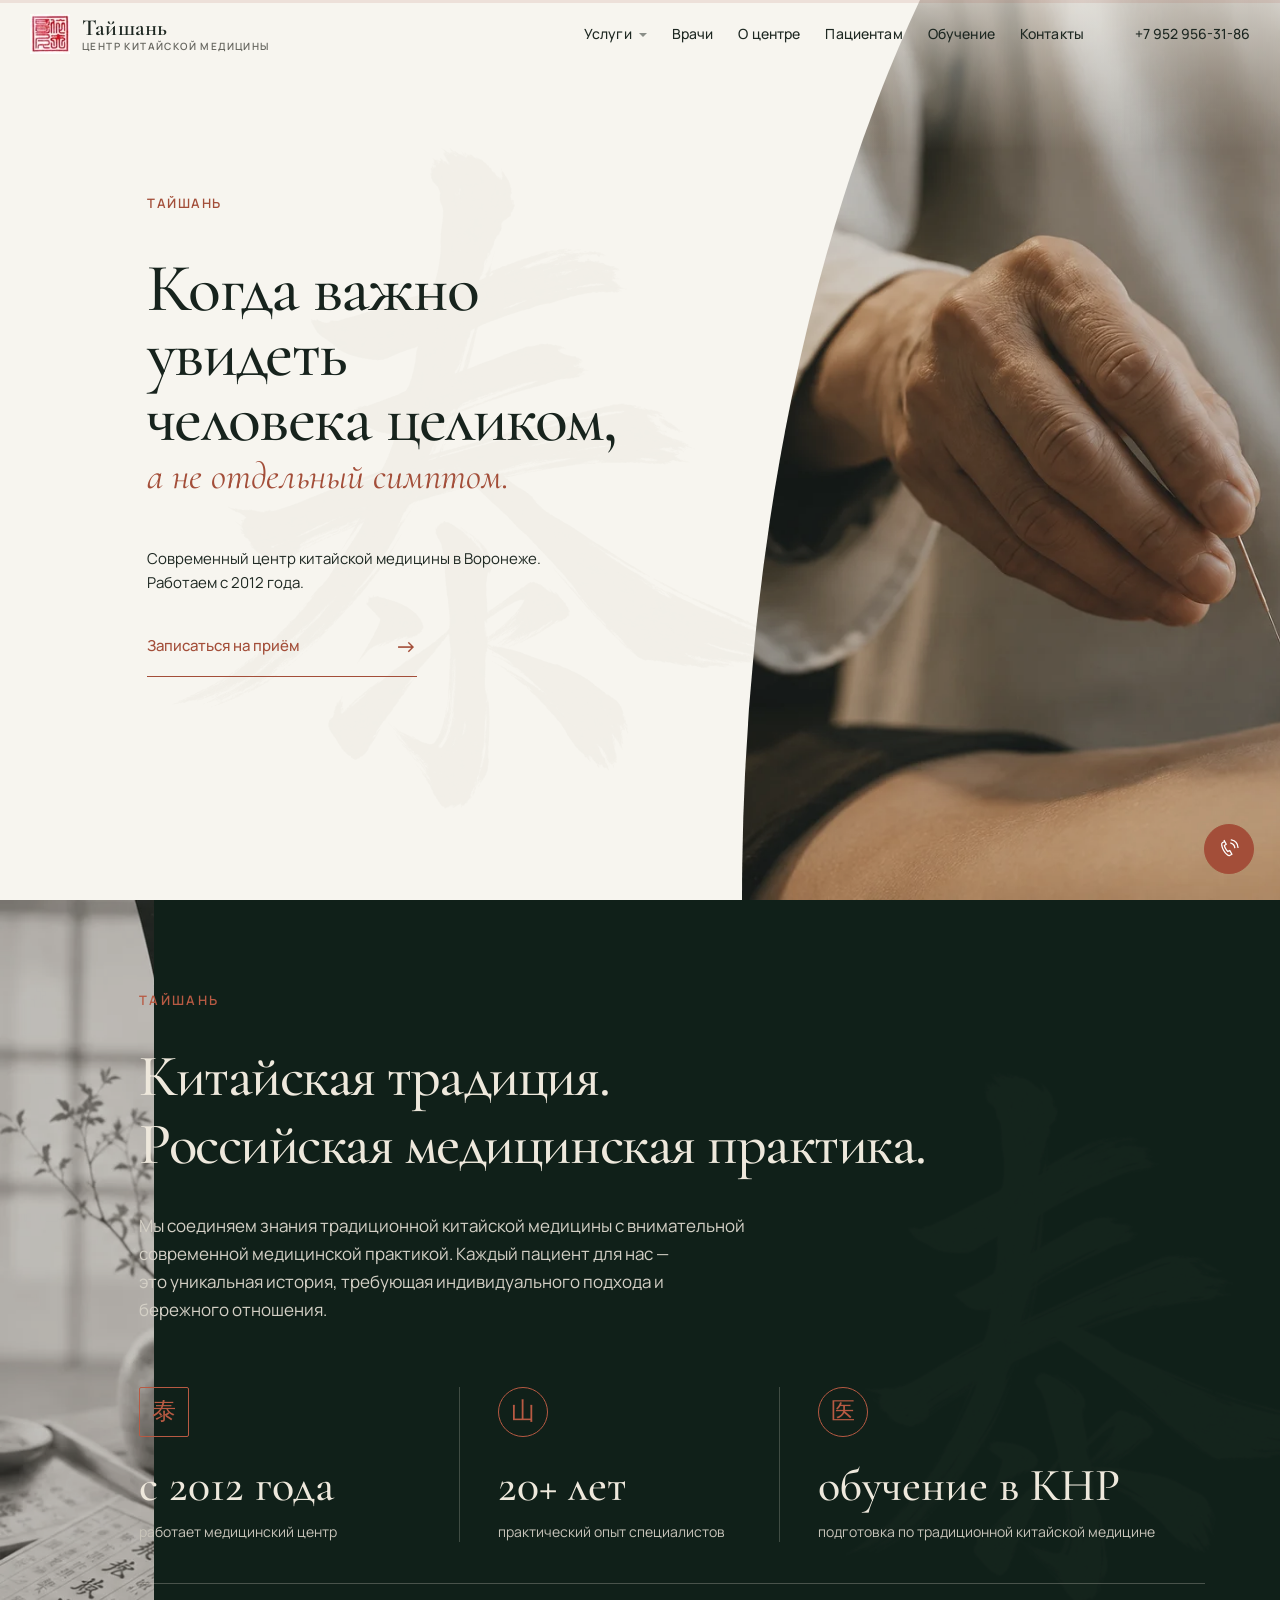
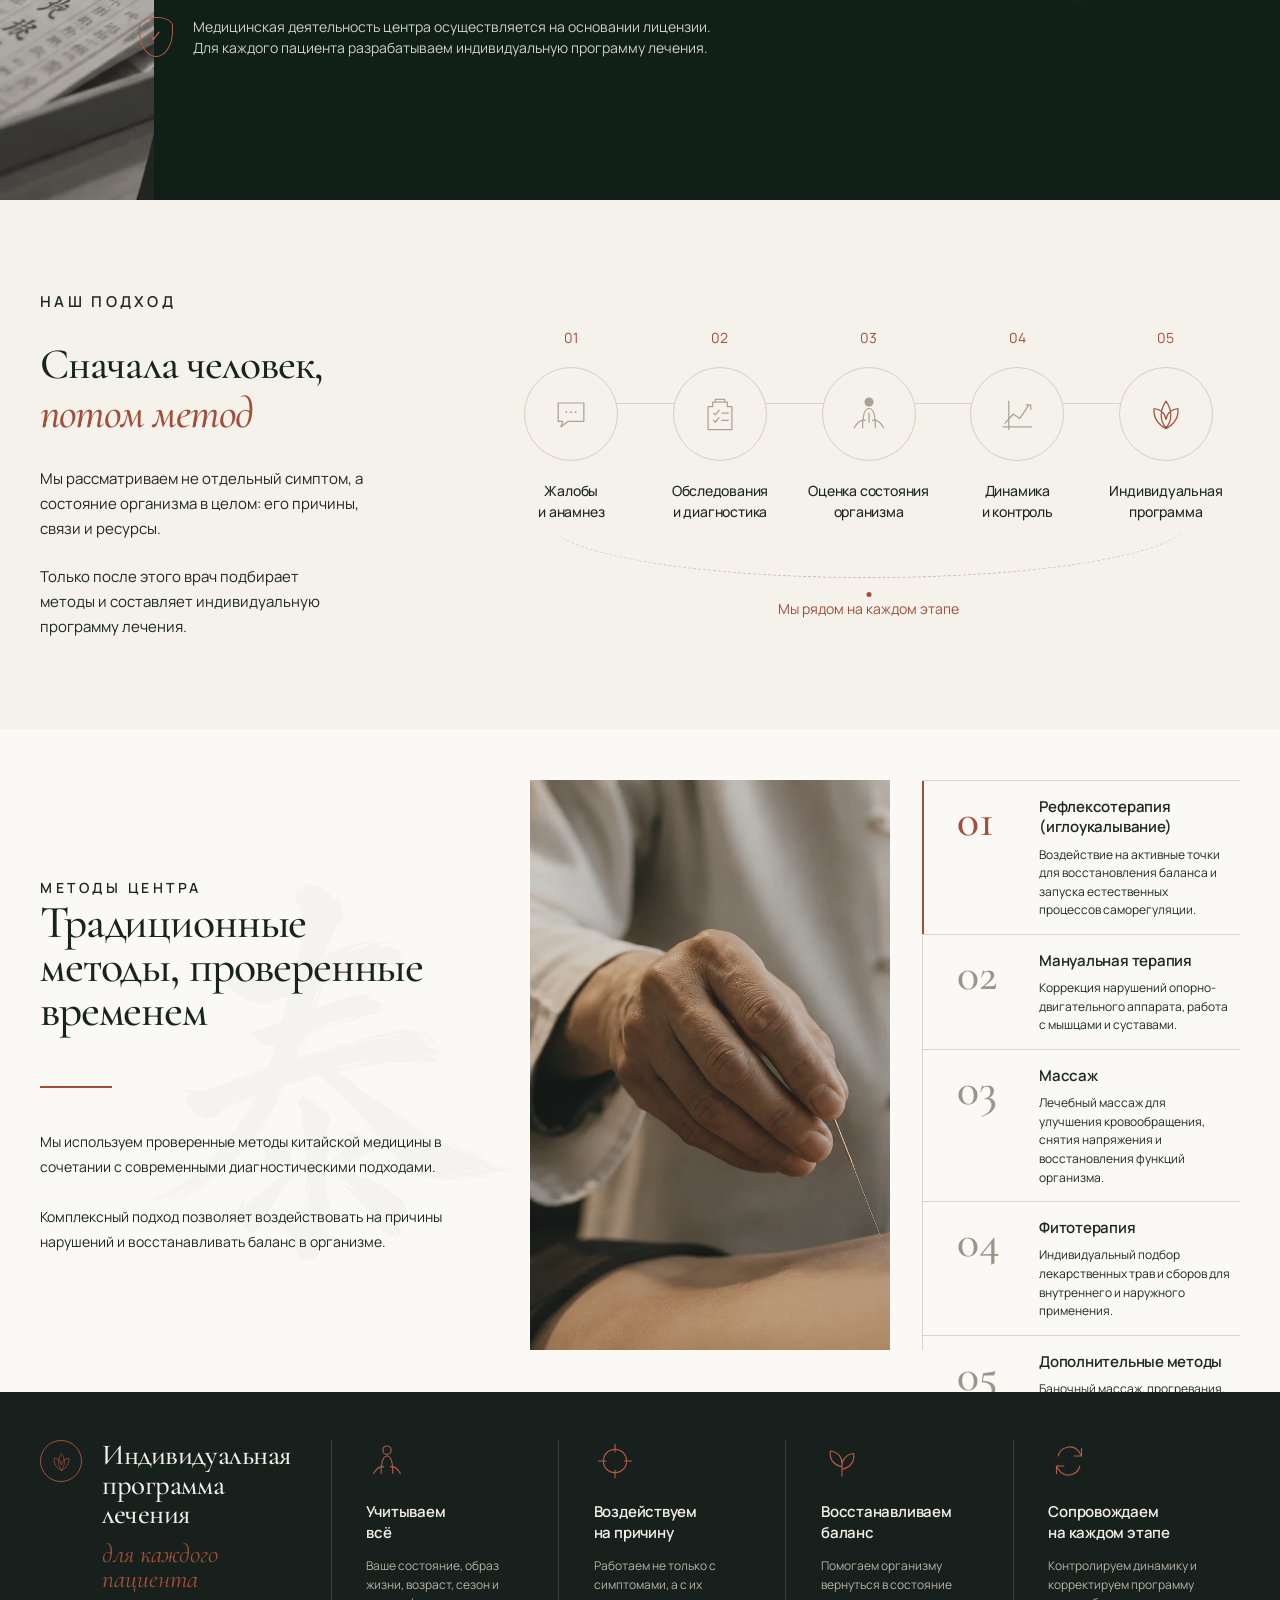
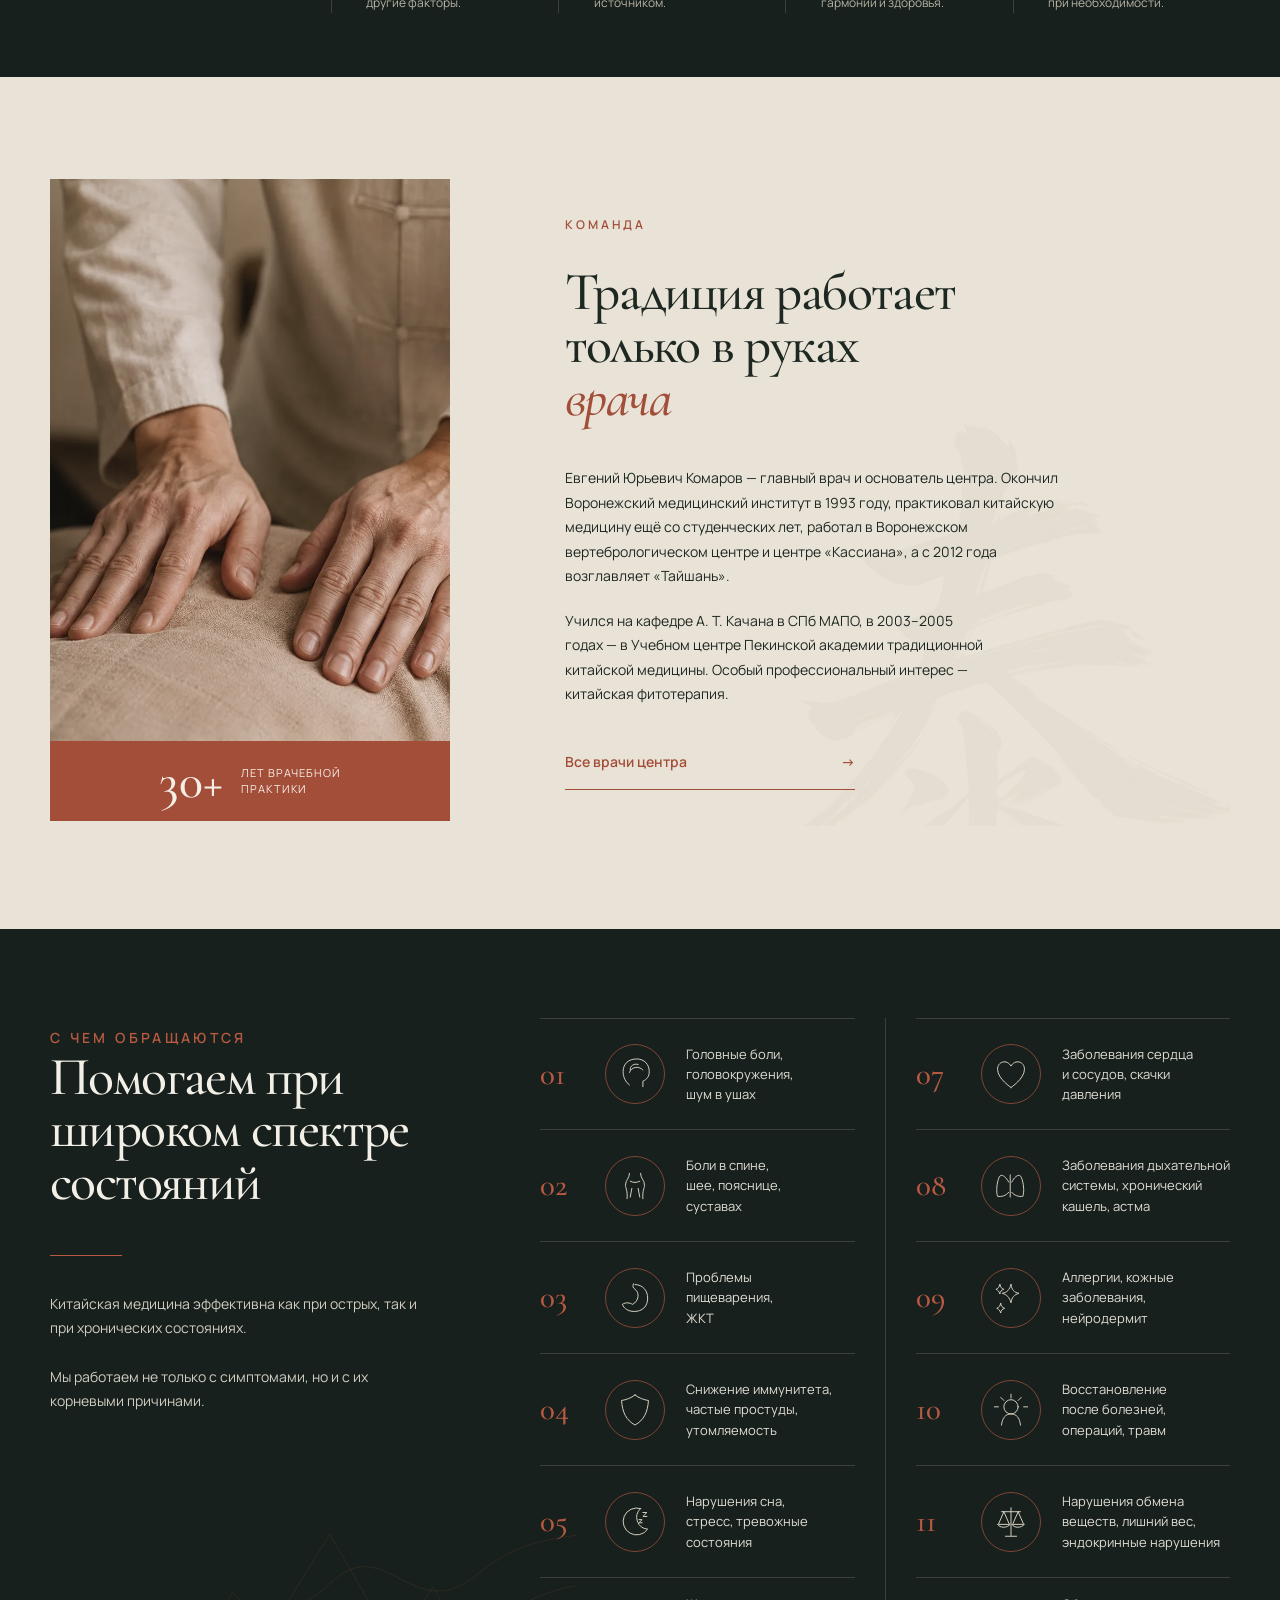
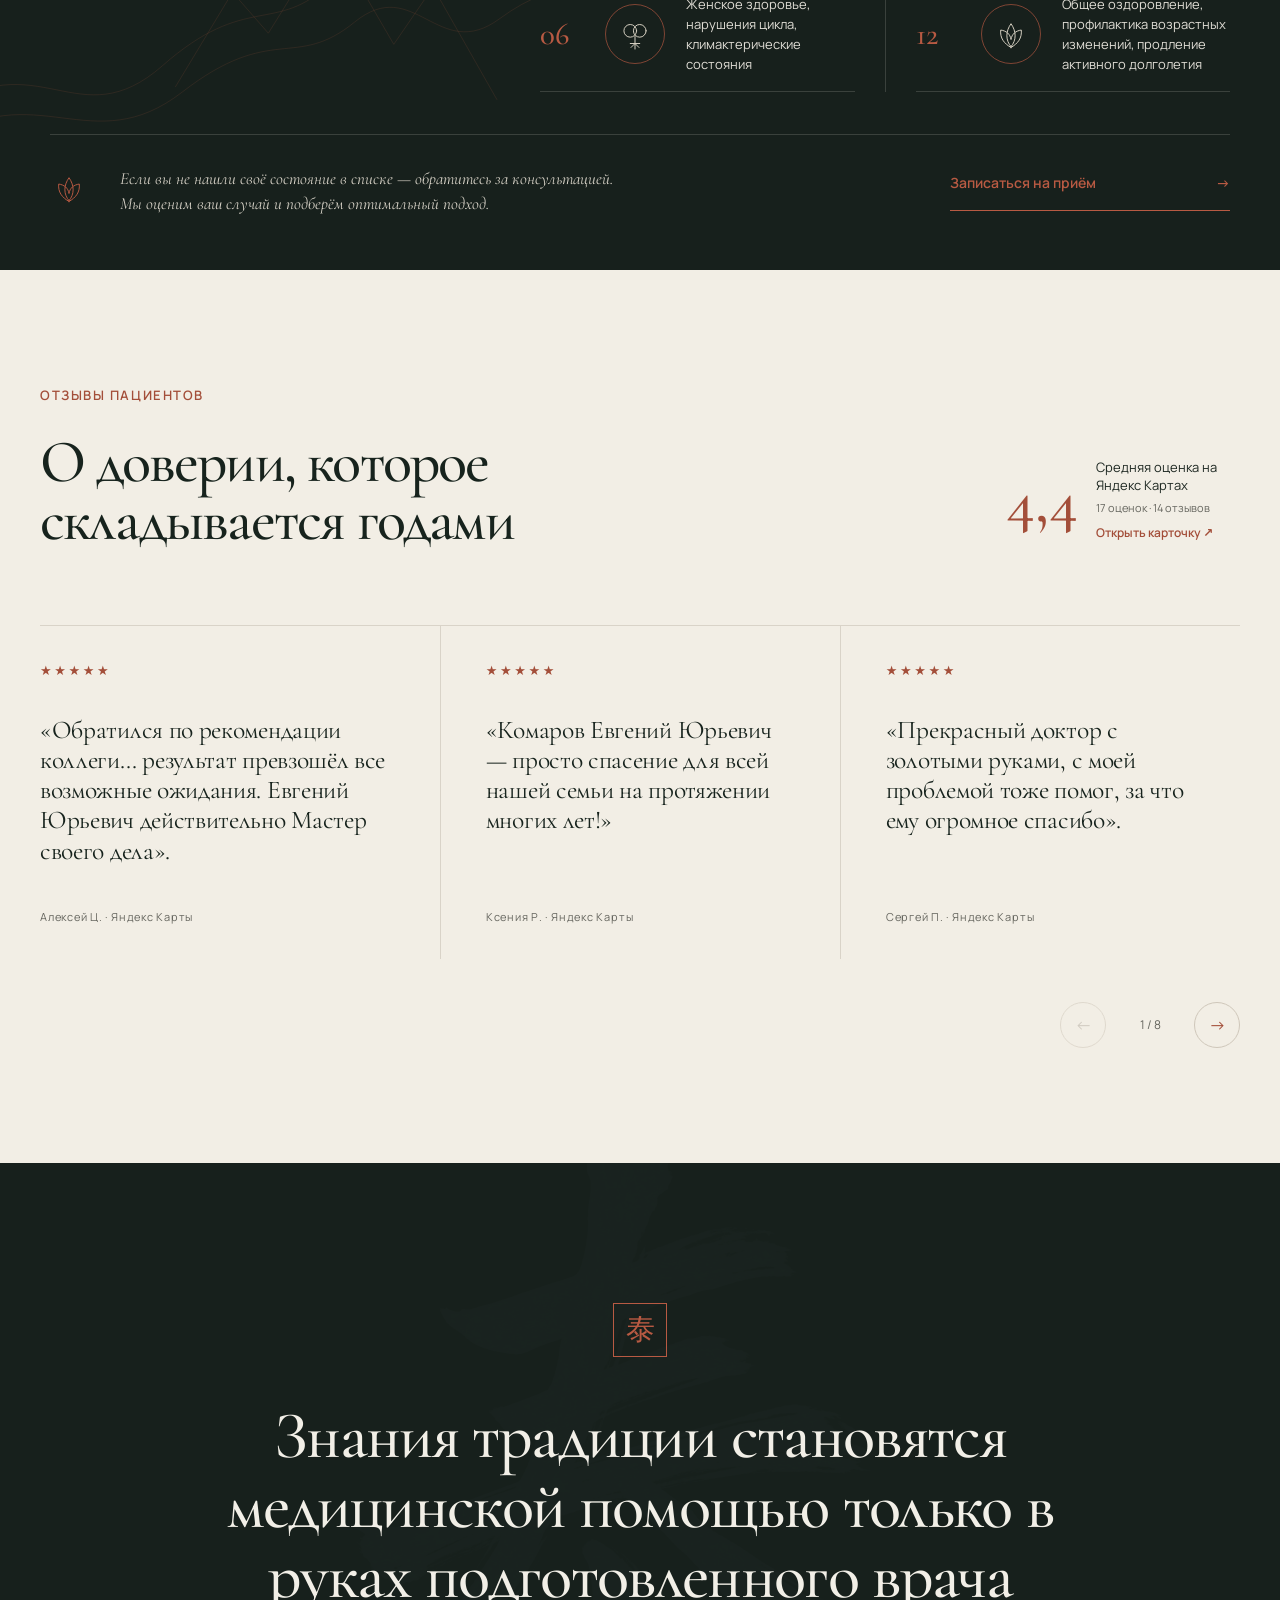
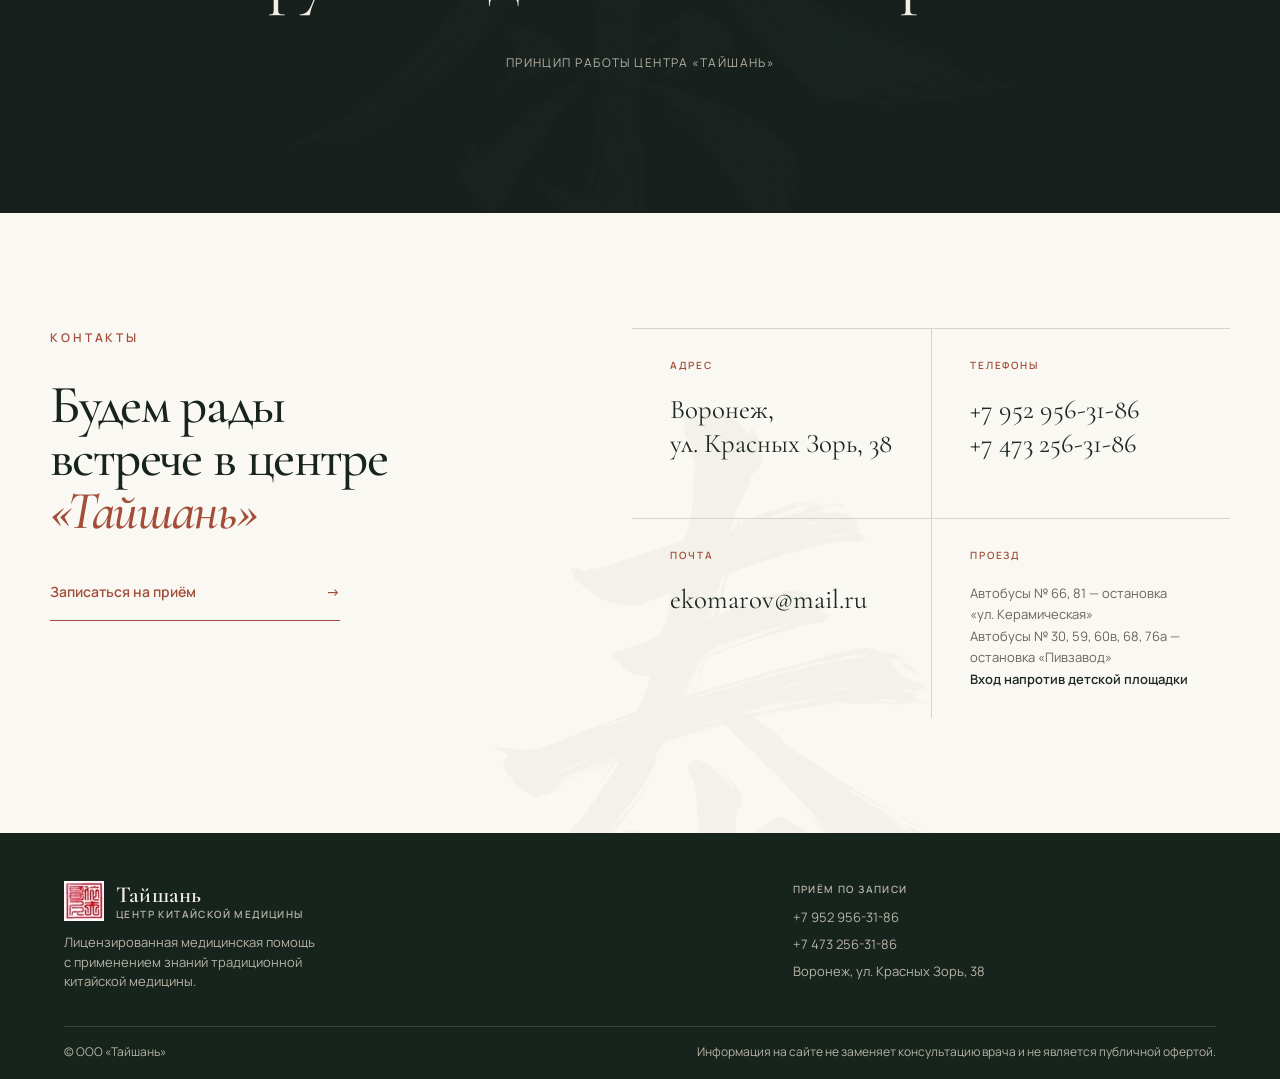
<file: index.html>
<!doctype html>
<html lang="ru">
<head>
  <meta charset="utf-8">
  <meta name="viewport" content="width=device-width, initial-scale=1">
  <title>Тайшань — центр китайской медицины в Воронеже</title>
  <meta name="description" content="Центр китайской медицины «Тайшань» в Воронеже: рефлексотерапия, китайская фитотерапия, мануальная терапия, медицинский массаж и неврология. Приём по предварительной записи.">
  <meta name="theme-color" content="#17201c">
  <link rel="icon" href="assets/images/brand-mark.webp" type="image/webp">
  <link rel="preconnect" href="https://fonts.googleapis.com">
  <link rel="preconnect" href="https://fonts.gstatic.com" crossorigin>
  <link rel="stylesheet" href="https://fonts.googleapis.com/css2?family=Cormorant+Garamond:ital,wght@0,500;0,600;1,500&family=Manrope:wght@400;500;600;700&display=swap">
  <link rel="stylesheet" href="styles.css">
</head>
<body>
  <a class="skip-link" href="#main">К содержанию</a>
  <header class="site-header">
    <div class="container header-inner">
      <a class="brand" href="index.html" aria-label="Тайшань — на главную">
        <img src="assets/images/brand-mark.webp" alt="" width="40" height="40">
        <span class="brand-text"><strong>Тайшань</strong><span>центр китайской медицины</span></span>
      </a>
      <nav class="nav" aria-label="Основная навигация">
        <span class="nav-group">
          <a href="services.html">Услуги</a>
          <span class="nav-drop">
            <a href="reflexotherapy.html">Рефлексотерапия и иглоукалывание</a>
            <a href="phytotherapy.html">Китайская фитотерапия</a>
            <a href="manual-therapy.html">Мануальная терапия</a>
            <a href="medical-massage.html">Медицинский массаж</a>
            <a href="additional-methods.html">Дополнительные методы</a>
          </span>
        </span>
        <a href="index.html#team">Врачи</a>
        <a href="about.html">О центре</a>
        <a href="patients.html">Пациентам</a>
        <a href="education.html">Обучение</a>
        <a href="index.html#contacts">Контакты</a>
      </nav>
      <a class="header-phone" href="tel:+79529563186">+7 952 956-31-86</a>
      <button class="menu-toggle" type="button" aria-expanded="false" aria-label="Открыть меню"><span></span></button>
    </div>
  </header>

  <main id="main">
    <section class="hero">
      <img class="hero-symbol" src="assets/images/hero-calligraphy.webp" alt="" aria-hidden="true">
      <div class="hero-inner">
        <div class="hero-content" data-reveal>
          <p class="hero-kicker">Тайшань</p>
          <h1 class="hero-title">Когда важно<br>увидеть<br>человека целиком,</h1>
          <p class="hero-subtitle">а не отдельный симптом.</p>
          <p class="hero-description">Современный центр китайской медицины в Воронеже.<br>Работаем с 2012 года.</p>
          <div class="hero-action-wrap">
            <a class="hero-cta" href="tel:+79529563186"><span>Записаться на приём</span><span aria-hidden="true">→</span></a>
          </div>
        </div>
        <figure class="hero-photo media-zoom" data-reveal>
          <img src="assets/images/hero.webp" alt="Специалист центра проводит сеанс иглоукалывания" width="1536" height="1024">
        </figure>
      </div>
    </section>

    <section class="tradition-screen section--dark">
      <div class="tradition-photo" aria-hidden="true"><img src="assets/images/second-screen-reference.webp" alt=""></div>
      <img class="tradition-brush" src="assets/images/hero-calligraphy.webp" alt="" aria-hidden="true">
      <div class="tradition-inner">
        <div class="tradition-intro" data-reveal>
          <p class="tradition-kicker">Тайшань</p>
          <h2>Китайская традиция.<br>Российская медицинская практика.</h2>
          <p>Мы соединяем знания традиционной китайской медицины с внимательной современной медицинской практикой. Каждый пациент для нас — это уникальная история, требующая индивидуального подхода и бережного отношения.</p>
        </div>
        <div class="tradition-facts">
          <div class="tradition-fact" data-reveal><span class="tradition-icon tradition-icon--square" aria-hidden="true">泰</span><strong>с 2012 года</strong><p>работает медицинский центр</p></div>
          <div class="tradition-fact" data-reveal><span class="tradition-icon" aria-hidden="true">山</span><strong>20+ лет</strong><p>практический опыт специалистов</p></div>
          <div class="tradition-fact" data-reveal><span class="tradition-icon" aria-hidden="true">医</span><strong>обучение в КНР</strong><p>подготовка по традиционной китайской медицине</p></div>
        </div>
        <div class="tradition-license" data-reveal>
          <span class="license-shield" aria-hidden="true">✓</span>
          <p>Медицинская деятельность центра осуществляется на основании лицензии.<br>Для каждого пациента разрабатываем индивидуальную программу лечения.</p>
        </div>
      </div>
    </section>

    <section class="approach-screen" id="approach">
      <div class="approach-screen-inner">
        <div class="approach-copy" data-reveal>
          <p class="approach-kicker">Наш подход</p>
          <h2>Сначала человек,<br><em>потом метод</em></h2>
          <p>Мы рассматриваем не отдельный симптом, а состояние организма в целом: его причины, связи и ресурсы.</p>
          <p>Только после этого врач подбирает методы и составляет индивидуальную программу лечения.</p>
        </div>
        <div class="approach-flow" data-reveal>
          <div class="approach-steps">
            <article class="approach-step"><span class="approach-number">01</span><span class="approach-circle"><svg viewBox="0 0 48 48" aria-hidden="true"><path d="M10 12h28v20H21l-8 6 2-6h-5z"/><circle cx="19" cy="22" r="1"/><circle cx="24" cy="22" r="1"/><circle cx="29" cy="22" r="1"/></svg></span><h3>Жалобы<br>и анамнез</h3></article>
            <article class="approach-step"><span class="approach-number">02</span><span class="approach-circle"><svg viewBox="0 0 48 48" aria-hidden="true"><path d="M16 11h16v5h5v25H11V16h5zM19 11v-3h10v3M17 23l2 2 4-5M17 31l2 2 4-5M26 23h7M26 31h7"/></svg></span><h3>Обследования<br>и диагностика</h3></article>
            <article class="approach-step"><span class="approach-number">03</span><span class="approach-circle"><svg viewBox="0 0 48 48" aria-hidden="true"><circle cx="24" cy="11" r="5"/><path d="M17 39c0-12 2-21 7-21s7 9 7 21M8 39c4-7 8-9 12-8M40 39c-4-7-8-9-12-8M24 23v10"/></svg></span><h3>Оценка состояния<br>организма</h3></article>
            <article class="approach-step"><span class="approach-number">04</span><span class="approach-circle"><svg viewBox="0 0 48 48" aria-hidden="true"><path d="M9 38h31M15 41V10M11 34l9-10 7 5 10-15M34 14h5v5"/></svg></span><h3>Динамика<br>и контроль</h3></article>
            <article class="approach-step"><span class="approach-number">05</span><span class="approach-circle approach-circle--accent"><svg viewBox="0 0 48 48" aria-hidden="true"><path d="M24 40c-9-5-14-12-13-22 7 1 12 5 13 12 1-7 6-11 13-12 1 10-4 17-13 22zM24 39c-7-8-7-19 0-29 7 10 7 21 0 29z"/></svg></span><h3>Индивидуальная<br>программа</h3></article>
          </div>
          <div class="approach-support"><span>Мы рядом на каждом этапе</span></div>
        </div>
      </div>
    </section>

    <section class="methods-screen" id="methods">
      <div class="methods-screen-inner">
        <div class="methods-copy" data-reveal>
          <img class="methods-symbol" src="assets/images/hero-calligraphy.webp" alt="" aria-hidden="true">
          <p class="methods-kicker">Методы центра</p>
          <h2>Традиционные<br>методы, проверенные<br>временем</h2>
          <span class="methods-accent" aria-hidden="true"></span>
          <p>Мы используем проверенные методы китайской медицины в сочетании с современными диагностическими подходами.</p>
          <p>Комплексный подход позволяет воздействовать на причины нарушений и восстанавливать баланс в организме.</p>
        </div>

        <figure class="methods-photo media-zoom" data-reveal>
          <img src="assets/images/hero.webp" alt="Сеанс иглоукалывания в центре «Тайшань»" width="1536" height="1024">
        </figure>

        <div class="methods-list" data-reveal>
          <a class="method-row method-row--active" href="reflexotherapy.html"><span>01</span><div><h3>Рефлексотерапия<br>(иглоукалывание)</h3><p>Воздействие на активные точки для восстановления баланса и запуска естественных процессов саморегуляции.</p></div></a>
          <a class="method-row" href="manual-therapy.html"><span>02</span><div><h3>Мануальная терапия</h3><p>Коррекция нарушений опорно-двигательного аппарата, работа с мышцами и суставами.</p></div></a>
          <a class="method-row" href="medical-massage.html"><span>03</span><div><h3>Массаж</h3><p>Лечебный массаж для улучшения кровообращения, снятия напряжения и восстановления функций организма.</p></div></a>
          <a class="method-row" href="phytotherapy.html"><span>04</span><div><h3>Фитотерапия</h3><p>Индивидуальный подбор лекарственных трав и сборов для внутреннего и наружного применения.</p></div></a>
          <a class="method-row" href="additional-methods.html"><span>05</span><div><h3>Дополнительные методы</h3><p>Баночный массаж, прогревания, моксотерапия и другие методы традиционной китайской медицины.</p></div></a>
        </div>

        <div class="treatment-principles" data-reveal>
          <div class="treatment-intro">
            <span class="principle-icon principle-icon--lotus" aria-hidden="true"><svg viewBox="0 0 48 48"><path d="M24 40c-9-5-14-12-13-22 7 1 12 5 13 12 1-7 6-11 13-12 1 10-4 17-13 22zM24 39c-7-8-7-19 0-29 7 10 7 21 0 29z"/></svg></span>
            <div><h3>Индивидуальная<br>программа лечения</h3><em>для каждого пациента</em></div>
          </div>
          <div class="treatment-principle"><span class="principle-icon" aria-hidden="true"><svg viewBox="0 0 48 48"><circle cx="24" cy="11" r="5"/><path d="M17 39c0-12 2-21 7-21s7 9 7 21M8 39c4-7 8-9 12-8M40 39c-4-7-8-9-12-8"/></svg></span><h3>Учитываем<br>всё</h3><p>Ваше состояние, образ жизни, возраст, сезон и другие факторы.</p></div>
          <div class="treatment-principle"><span class="principle-icon" aria-hidden="true"><svg viewBox="0 0 48 48"><circle cx="24" cy="24" r="14"/><path d="M24 4v9M24 35v9M4 24h9M35 24h9"/></svg></span><h3>Воздействуем<br>на причину</h3><p>Работаем не только с симптомами, а с их источником.</p></div>
          <div class="treatment-principle"><span class="principle-icon" aria-hidden="true"><svg viewBox="0 0 48 48"><path d="M24 42V25M24 31C12 28 9 20 10 12c9 1 14 7 14 15M24 34c12-3 15-11 14-19-9 1-14 7-14 15"/></svg></span><h3>Восстанавливаем<br>баланс</h3><p>Помогаем организму вернуться в состояние гармонии и здоровья.</p></div>
          <div class="treatment-principle"><span class="principle-icon" aria-hidden="true"><svg viewBox="0 0 48 48"><path d="M11 18A14 14 0 0 1 36 13l3 5M37 30A14 14 0 0 1 12 35l-3-5M39 9v9h-9M9 39v-9h9"/></svg></span><h3>Сопровождаем<br>на каждом этапе</h3><p>Контролируем динамику и корректируем программу при необходимости.</p></div>
        </div>
      </div>
    </section>

    <section class="doctor-screen" id="team">
      <div class="doctor-screen-inner">
        <figure class="doctor-portrait media-zoom" data-reveal><img src="assets/images/05_massage.webp" alt="Сеанс лечебного массажа в центре «Тайшань»" width="1448" height="1086"></figure>
        <div class="doctor-editorial" data-reveal>
          <img src="assets/images/hero-calligraphy.webp" alt="" aria-hidden="true">
          <p class="screen-kicker">Команда</p>
          <h2>Традиция работает<br>только в руках<br><em>врача</em></h2>
          <p>Евгений Юрьевич Комаров — главный врач и основатель центра. Окончил Воронежский медицинский институт в 1993 году, практиковал китайскую медицину ещё со студенческих лет, работал в Воронежском вертебрологическом центре и центре «Кассиана», а с 2012 года возглавляет «Тайшань».</p>
          <p>Учился на кафедре А. Т. Качана в СПб МАПО, в 2003–2005 годах — в Учебном центре Пекинской академии традиционной китайской медицины. Особый профессиональный интерес — китайская фитотерапия.</p>
          <a class="editorial-link" href="about.html#team"><span>Все врачи центра</span><span aria-hidden="true">→</span></a>
        </div>
        <div class="doctor-experience" data-reveal><strong>30+</strong><span>лет врачебной<br>практики</span></div>
      </div>
    </section>

    <section class="conditions-screen" id="conditions">
      <svg class="conditions-landscape" viewBox="0 0 720 430" aria-hidden="true"><path d="M-30 330C90 245 136 362 235 275s132-35 197-97 96 53 172-10 126-28 168-70"/><path d="M-30 365C86 285 152 388 258 306s132-25 202-82 98 49 170-4 111-28 153-65"/><path d="M250 300l67-111 42 48 72-116 75 129 46-67 75 132"/></svg>
      <div class="conditions-inner">
        <div class="conditions-heading" data-reveal><p class="screen-kicker">С чем обращаются</p><h2>Помогаем при<br>широком спектре<br>состояний</h2><span class="conditions-accent" aria-hidden="true"></span><p>Китайская медицина эффективна как при острых, так и при хронических состояниях.</p><p>Мы работаем не только с симптомами, но и с их корневыми причинами.</p></div>
        <div class="conditions-catalog" data-reveal>
          <div class="conditions-column">
            <article><strong>01</strong><span class="condition-icon"><svg viewBox="0 0 48 48"><path d="M17 38c-5-4-8-10-8-17C9 11 16 5 26 5s16 7 16 16c0 6-3 10-8 12v7M17 22c2-7 12-9 17-3M18 19c-1-5 5-9 10-7"/></svg></span><p>Головные боли,<br>головокружения,<br>шум в ушах</p></article>
            <article><strong>02</strong><span class="condition-icon"><svg viewBox="0 0 48 48"><path d="M17 8c0 7-5 8-5 15 0 4 3 7 2 17M31 8c0 7 5 8 5 15 0 4-3 7-2 17M18 18c4 2 8 2 12 0M20 27l-2 11M28 27l2 11"/></svg></span><p>Боли в спине,<br>шее, пояснице,<br>суставах</p></article>
            <article><strong>03</strong><span class="condition-icon"><svg viewBox="0 0 48 48"><path d="M24 7c10 0 16 8 16 17 0 11-7 17-17 17-8 0-13-4-15-9 5-3 9-2 13 0 8-4 9-15 3-19-3-2-3-4-2-7"/></svg></span><p>Проблемы<br>пищеварения,<br>ЖКТ</p></article>
            <article><strong>04</strong><span class="condition-icon"><svg viewBox="0 0 48 48"><path d="M24 5c5 4 11 6 17 7-1 15-6 25-17 31C13 37 8 27 7 12c6-1 12-3 17-7z"/></svg></span><p>Снижение иммунитета,<br>частые простуды,<br>утомляемость</p></article>
            <article><strong>05</strong><span class="condition-icon"><svg viewBox="0 0 48 48"><path d="M31 7a17 17 0 1 0 9 26A15 15 0 0 1 31 7zM34 12h5l-5 5h5M29 21h4l-4 4h4"/></svg></span><p>Нарушения сна,<br>стресс, тревожные<br>состояния</p></article>
            <article><strong>06</strong><span class="condition-icon"><svg viewBox="0 0 48 48"><circle cx="18" cy="20" r="8"/><circle cx="30" cy="20" r="8"/><path d="M24 27v16M18 36h12M24 36l-5 5M24 36l5 5"/></svg></span><p>Женское здоровье,<br>нарушения цикла,<br>климактерические состояния</p></article>
          </div>
          <div class="conditions-column">
            <article><strong>07</strong><span class="condition-icon"><svg viewBox="0 0 48 48"><path d="M24 41S7 30 7 18c0-10 12-13 17-4 5-9 17-6 17 4 0 12-17 23-17 23z"/></svg></span><p>Заболевания сердца<br>и сосудов, скачки<br>давления</p></article>
            <article><strong>08</strong><span class="condition-icon"><svg viewBox="0 0 48 48"><path d="M23 10v28M25 19c4-8 10-11 12-6 3 7 4 18 2 24-5 1-11-1-14-5M21 19c-4-8-10-11-12-6-3 7-4 18-2 24 5 1 11-1 14-5"/></svg></span><p>Заболевания дыхательной<br>системы, хронический<br>кашель, астма</p></article>
            <article><strong>09</strong><span class="condition-icon"><svg viewBox="0 0 48 48"><path d="M24 7c1 7 4 10 10 11-6 2-9 5-10 12-2-7-5-10-11-12 6-1 9-4 11-11zM10 7c0 3 2 5 5 6-3 1-5 3-5 6-1-3-2-5-5-6 3-1 4-3 5-6zM11 31c0 3 2 5 5 6-3 1-5 3-5 6-1-3-2-5-5-6 3-1 4-3 5-6z"/></svg></span><p>Аллергии, кожные<br>заболевания,<br>нейродермит</p></article>
            <article><strong>10</strong><span class="condition-icon"><svg viewBox="0 0 48 48"><circle cx="24" cy="20" r="9"/><path d="M12 43c1-9 5-14 12-14s11 5 12 14M24 4v5M8 20H3M45 20h-5M11 8l4 4M37 8l-4 4"/></svg></span><p>Восстановление<br>после болезней,<br>операций, травм</p></article>
            <article><strong>11</strong><span class="condition-icon"><svg viewBox="0 0 48 48"><path d="M24 6v35M12 11h24M15 11 8 27h14l-7-16zM33 11l-7 16h14l-7-16zM7 27c3 5 12 5 16 0M25 27c3 5 12 5 16 0M17 42h14"/></svg></span><p>Нарушения обмена<br>веществ, лишний вес,<br>эндокринные нарушения</p></article>
            <article><strong>12</strong><span class="condition-icon"><svg viewBox="0 0 48 48"><path d="M24 41c-9-5-14-12-13-22 7 1 12 5 13 12 1-7 6-11 13-12 1 10-4 17-13 22zM24 40c-7-8-7-19 0-29 7 10 7 21 0 29z"/></svg></span><p>Общее оздоровление,<br>профилактика возрастных<br>изменений, продление<br>активного долголетия</p></article>
          </div>
        </div>
        <div class="conditions-footer" data-reveal><span class="conditions-lotus" aria-hidden="true"><svg viewBox="0 0 48 48"><path d="M24 41c-9-5-14-12-13-22 7 1 12 5 13 12 1-7 6-11 13-12 1 10-4 17-13 22zM24 40c-7-8-7-19 0-29 7 10 7 21 0 29z"/></svg></span><p>Если вы не нашли своё состояние в списке — обратитесь за консультацией.<br>Мы оценим ваш случай и подберём оптимальный подход.</p><a class="editorial-link editorial-link--light" href="tel:+79529563186"><span>Записаться на приём</span><span aria-hidden="true">→</span></a></div>
      </div>
    </section>

    <section class="section reviews" id="reviews">
      <div class="section-heading" data-reveal>
        <div><p class="eyebrow">Отзывы пациентов</p><h2>О доверии, которое<br>складывается годами</h2></div>
        <div class="reviews-rating">
          <strong>4,4</strong>
          <div><p>Средняя оценка на Яндекс Картах</p><span>17 оценок · 14 отзывов</span><a href="https://yandex.ru/maps/org/tayshan/205154627418/" target="_blank" rel="noopener">Открыть карточку ↗</a></div>
        </div>
      </div>
      <div class="review-viewport" data-reveal aria-label="Отзывы пациентов" tabindex="0">
        <div class="review-track">
          <blockquote><div aria-label="5 из 5 звёзд">★★★★★</div><p>«Обратился по рекомендации коллеги… результат превзошёл все возможные ожидания. Евгений Юрьевич действительно Мастер своего дела».</p><footer>Алексей Ц. · Яндекс Карты</footer></blockquote>
          <blockquote><div aria-label="5 из 5 звёзд">★★★★★</div><p>«Комаров Евгений Юрьевич — просто спасение для всей нашей семьи на протяжении многих лет!»</p><footer>Ксения Р. · Яндекс Карты</footer></blockquote>
          <blockquote><div aria-label="5 из 5 звёзд">★★★★★</div><p>«Прекрасный доктор с золотыми руками, с моей проблемой тоже помог, за что ему огромное спасибо».</p><footer>Сергей П. · Яндекс Карты</footer></blockquote>
          <blockquote><div aria-label="5 из 5 звёзд">★★★★★</div><p>«После 5 сеансов боль ушла полностью, появилась лёгкость в теле и отличный сон. Врач профессионал, всё объясняет доступно».</p><footer>Оксана · Яндекс Карты</footer></blockquote>
          <blockquote><div aria-label="5 из 5 звёзд">★★★★★</div><p>«Отличная клиника. Обратилась по рекомендации с хронической болью, помогло быстро».</p><footer>和美 松田 · Яндекс Карты</footer></blockquote>
          <blockquote><div aria-label="5 из 5 звёзд">★★★★★</div><p>«Очень давно… прибегаю к помощи Евгения Юрьевича Комарова. Прекрасный специалист».</p><footer>Евгений · Яндекс Карты</footer></blockquote>
          <blockquote><div aria-label="5 из 5 звёзд">★★★★★</div><p>«Лечусь у доктора Комарова Евгения Юрьевича с 1997 года. Не раз спасал в очень сложных ситуациях».</p><footer>Инна З. · Яндекс Карты</footer></blockquote>
          <blockquote><div aria-label="5 из 5 звёзд">★★★★★</div><p>«Спасибо, Евгений Юрьевич. Ваш профессионализм и опыт ежедневно помогает многим людям жить без боли».</p><footer>rest A. · Яндекс Карты</footer></blockquote>
        </div>
      </div>
      <div class="review-controls"><button type="button" data-review-prev aria-label="Предыдущие отзывы">←</button><span class="review-status" aria-live="polite">1 / 8</span><button type="button" data-review-next aria-label="Следующие отзывы">→</button></div>
    </section>

    <section class="principle-quote">
      <img src="assets/images/hero-calligraphy.webp" alt="" aria-hidden="true">
      <figure data-reveal>
        <span class="quote-seal" aria-hidden="true">泰</span>
        <blockquote>Знания традиции становятся медицинской помощью только в руках подготовленного врача</blockquote>
        <figcaption>Принцип работы центра «Тайшань»</figcaption>
      </figure>
    </section>

    <section class="contacts-screen" id="contacts">
      <img class="contacts-symbol" src="assets/images/hero-calligraphy.webp" alt="" aria-hidden="true">
      <div class="contacts-screen-inner">
        <div class="contacts-heading" data-reveal><p class="screen-kicker">Контакты</p><h2>Будем рады<br>встрече в центре<br><em>«Тайшань»</em></h2><a class="editorial-link" href="tel:+79529563186"><span>Записаться на приём</span><span aria-hidden="true">→</span></a></div>
        <div class="contacts-details" data-reveal>
          <div><small>Адрес</small><p>Воронеж,<br>ул. Красных Зорь, 38</p></div>
          <div><small>Телефоны</small><a href="tel:+79529563186">+7 952 956-31-86</a><a href="tel:+74732563186">+7 473 256-31-86</a></div>
          <div><small>Почта</small><a href="mailto:ekomarov@mail.ru">ekomarov@mail.ru</a></div>
          <div><small>Проезд</small><p>Автобусы № 66, 81 — остановка «ул. Керамическая»<br>Автобусы № 30, 59, 60в, 68, 76а — остановка «Пивзавод»<br><strong>Вход напротив детской площадки</strong></p></div>
        </div>
      </div>
    </section>
  </main>

  <footer class="site-footer">
    <div class="container">
      <div class="footer-grid">
        <div class="footer-brand">
          <a class="brand" href="index.html" aria-label="Тайшань — на главную">
            <img src="assets/images/brand-mark.webp" alt="" width="40" height="40">
            <span class="brand-text"><strong>Тайшань</strong><span>центр китайской медицины</span></span>
          </a>
          <p>Лицензированная медицинская помощь с применением знаний традиционной китайской медицины.</p>
        </div>
        <div>
          <p class="footer-title">Приём по записи</p>
          <div class="footer-links"><a href="tel:+79529563186">+7 952 956-31-86</a><a href="tel:+74732563186">+7 473 256-31-86</a><a href="index.html#contacts">Воронеж, ул. Красных Зорь, 38</a></div>
        </div>
      </div>
      <div class="footer-bottom">
        <span>© ООО «Тайшань»</span>
        <span>Информация на сайте не заменяет консультацию врача и не является публичной офертой.</span>
      </div>
    </div>
  </footer>
  <script src="script.js"></script>
</body>
</html>
</file>
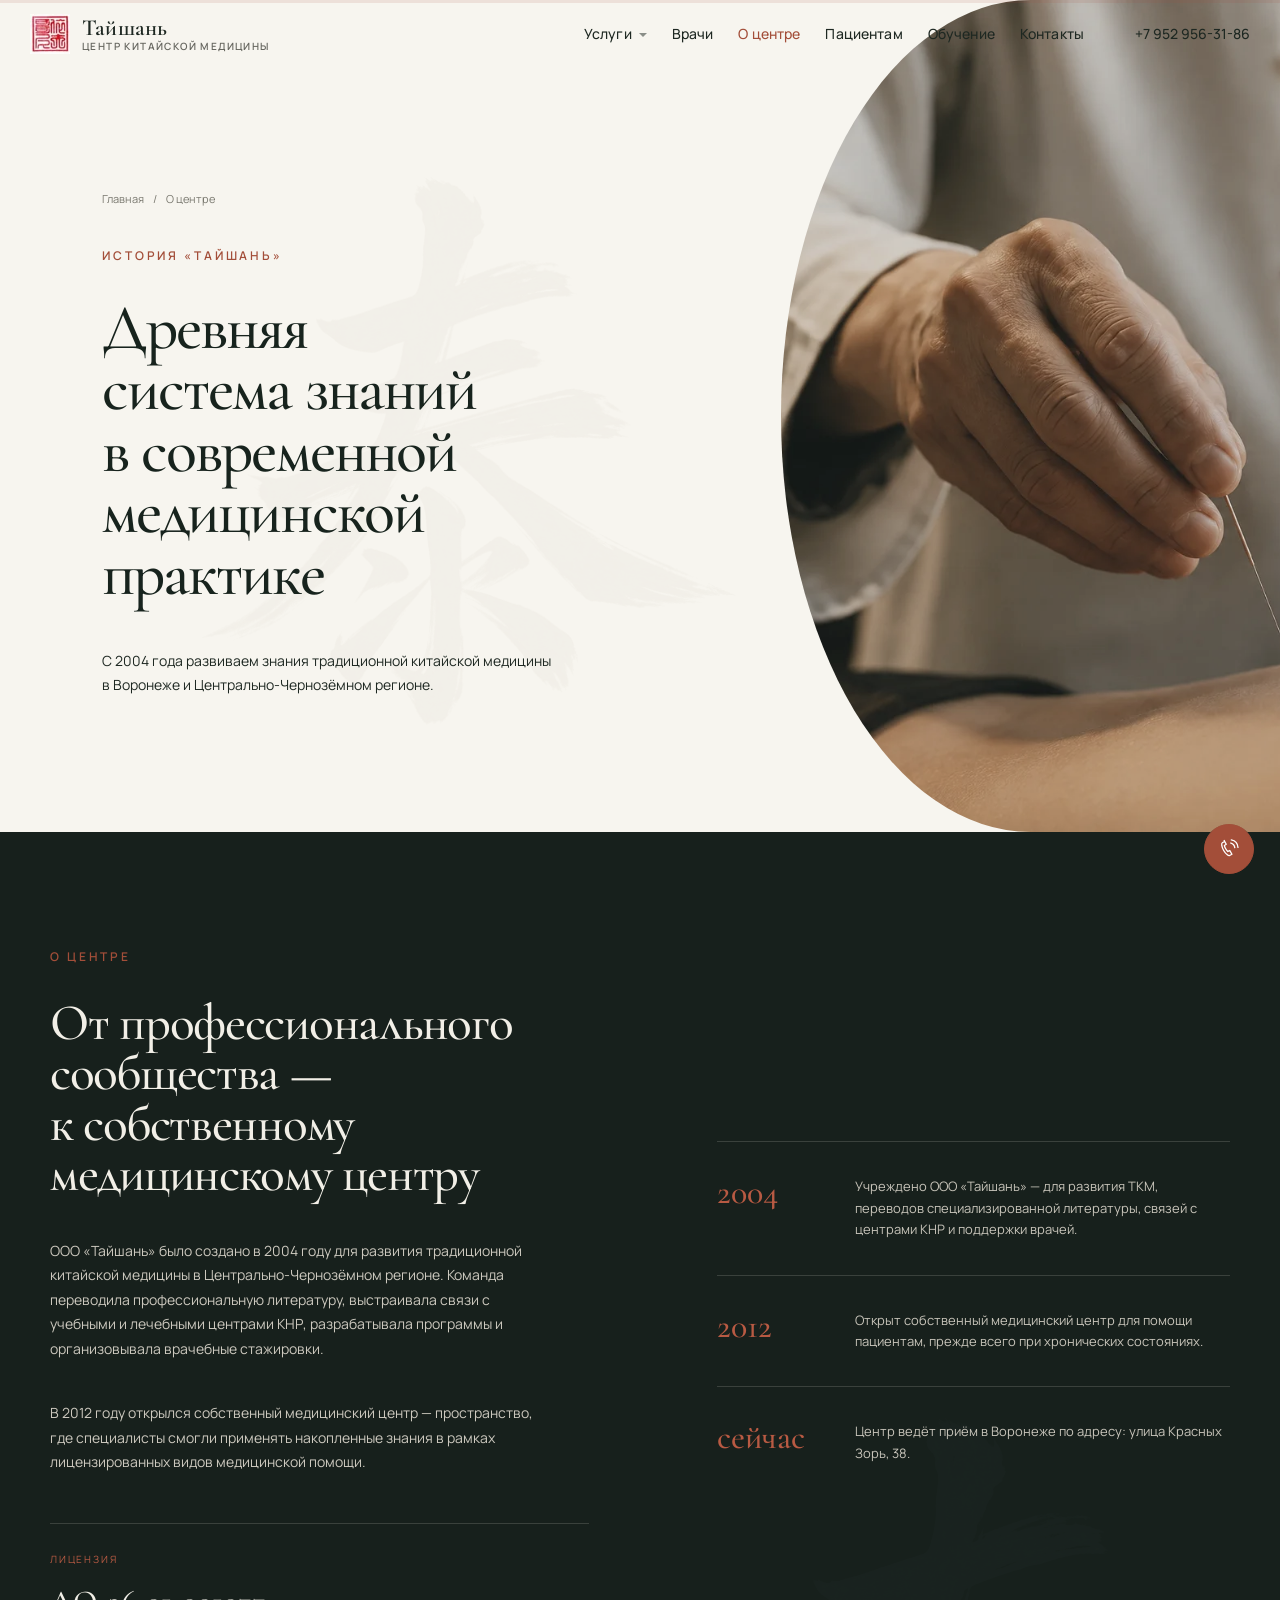
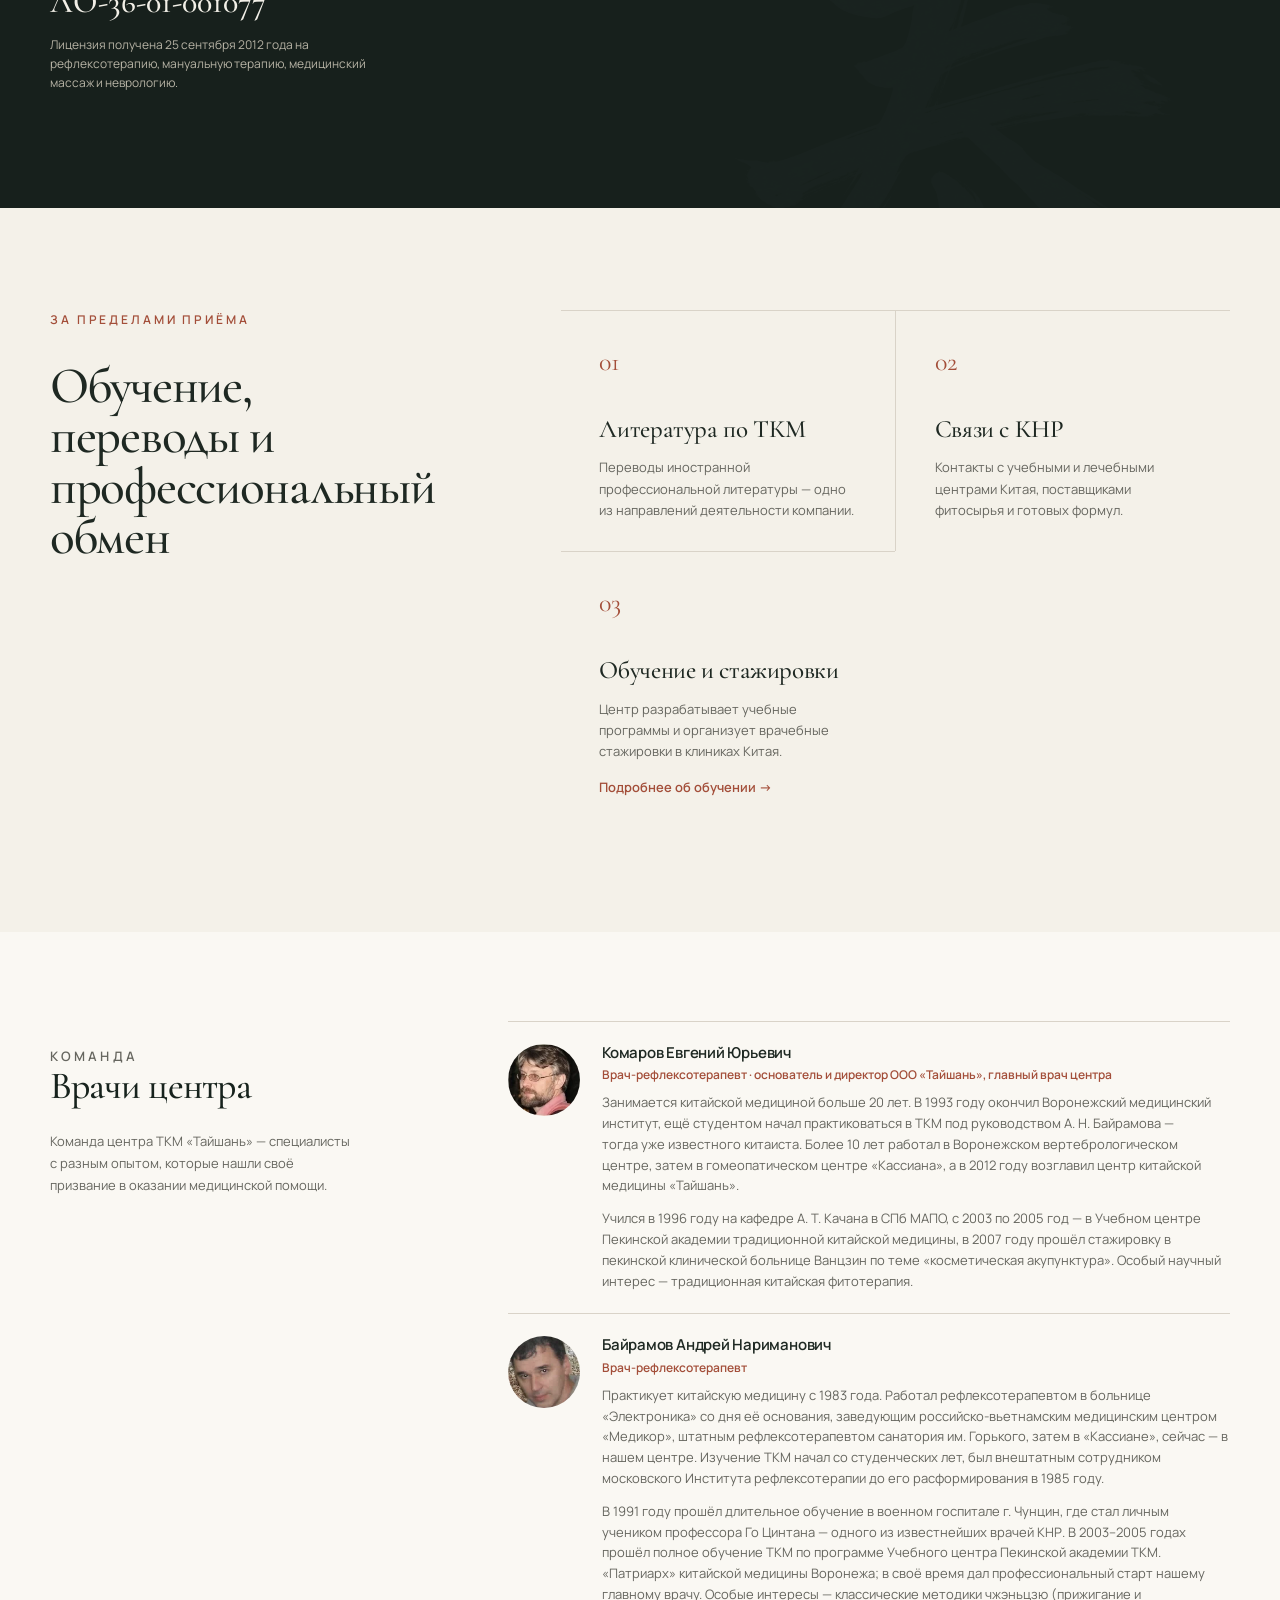
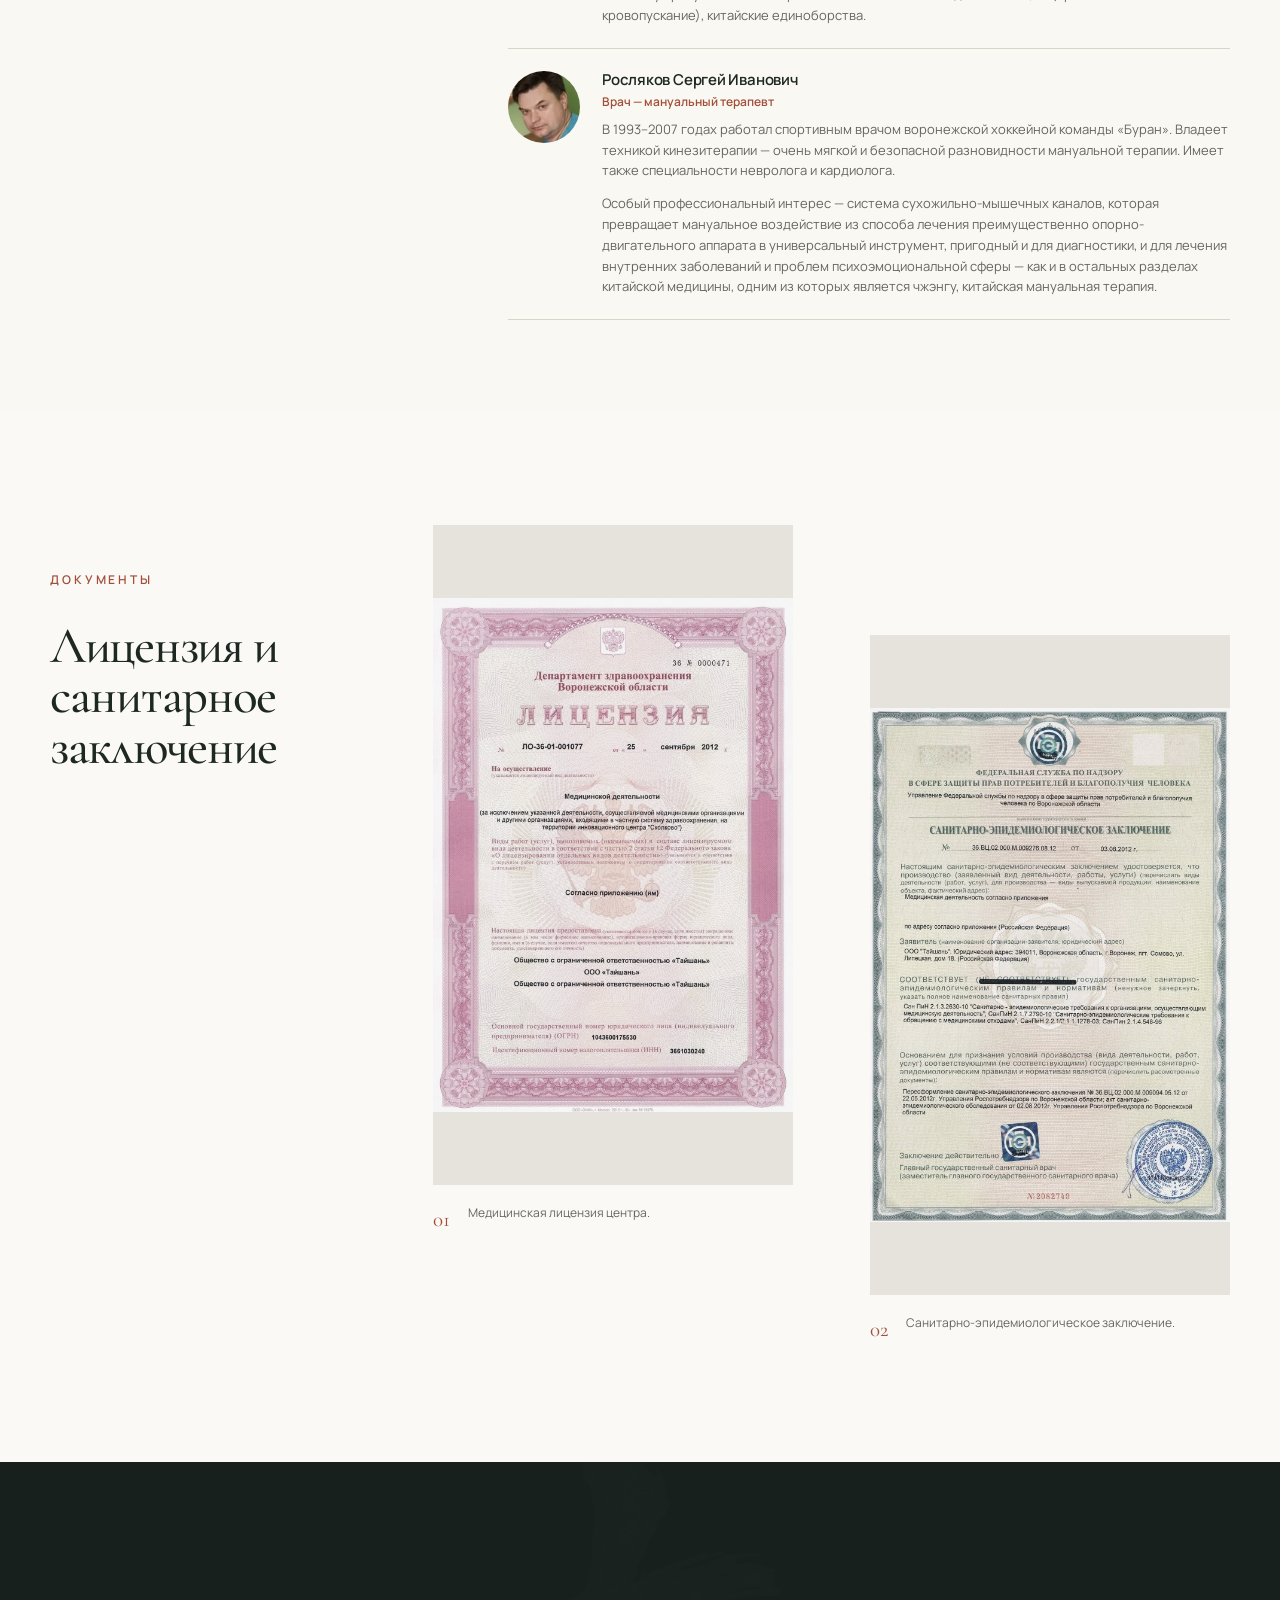
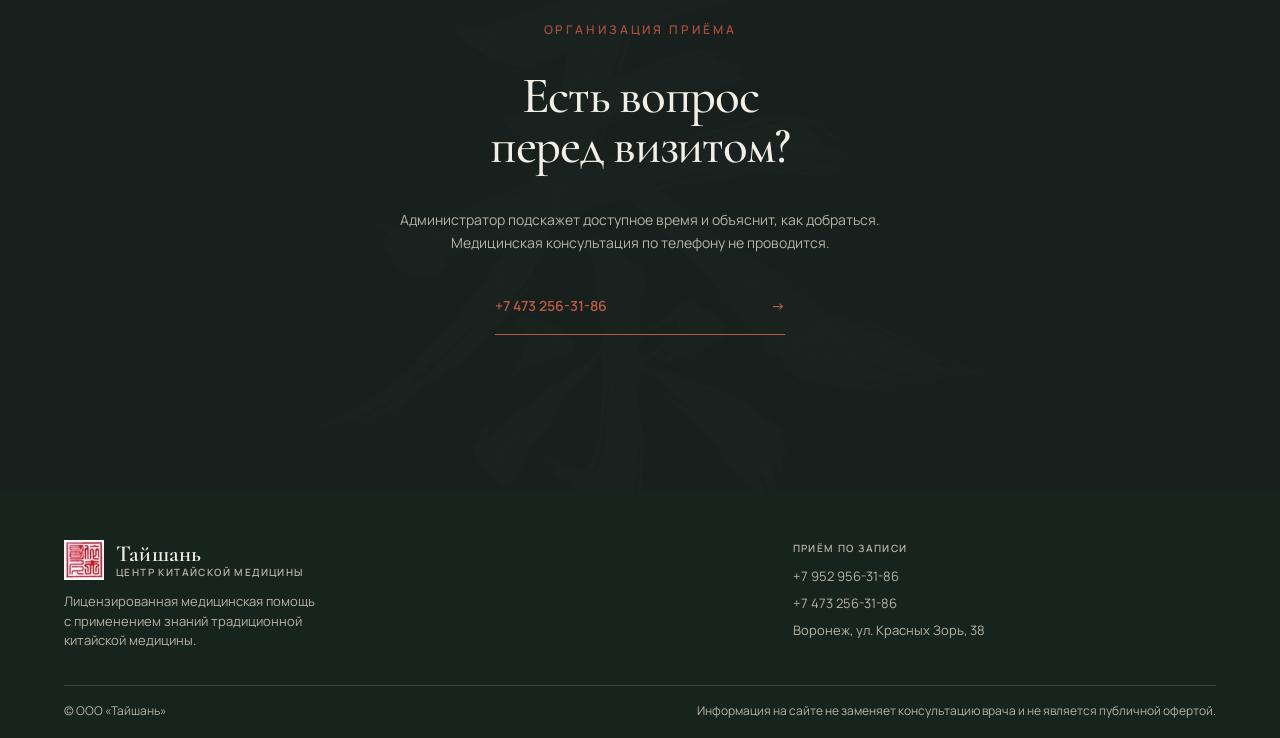
<file: about.html>
<!doctype html>
<html lang="ru">
<head>
  <meta charset="utf-8"><meta name="viewport" content="width=device-width, initial-scale=1">
  <title>О центре «Тайшань» — история и лицензия</title><meta name="description" content="История центра китайской медицины «Тайшань» в Воронеже, медицинская лицензия и подход к традиционной китайской медицине."><meta name="theme-color" content="#17201c"><link rel="icon" href="assets/images/brand-mark.webp" type="image/webp">
  <link rel="preconnect" href="https://fonts.googleapis.com"><link rel="preconnect" href="https://fonts.gstatic.com" crossorigin><link rel="stylesheet" href="https://fonts.googleapis.com/css2?family=Cormorant+Garamond:ital,wght@0,500;0,600;1,500&family=Manrope:wght@400;500;600;700&display=swap"><link rel="stylesheet" href="styles.css">
</head>
<body class="editorial-page"><a class="skip-link" href="#main">К содержанию</a>
  <header class="site-header">
    <div class="container header-inner">
      <a class="brand" href="index.html" aria-label="Тайшань — на главную">
        <img src="assets/images/brand-mark.webp" alt="" width="40" height="40">
        <span class="brand-text"><strong>Тайшань</strong><span>центр китайской медицины</span></span>
      </a>
      <nav class="nav" aria-label="Основная навигация">
        <span class="nav-group">
          <a href="services.html">Услуги</a>
          <span class="nav-drop">
            <a href="reflexotherapy.html">Рефлексотерапия и иглоукалывание</a>
            <a href="phytotherapy.html">Китайская фитотерапия</a>
            <a href="manual-therapy.html">Мануальная терапия</a>
            <a href="medical-massage.html">Медицинский массаж</a>
            <a href="additional-methods.html">Дополнительные методы</a>
          </span>
        </span>
        <a href="index.html#team">Врачи</a>
        <a href="about.html" aria-current="page">О центре</a>
        <a href="patients.html">Пациентам</a>
        <a href="education.html">Обучение</a>
        <a href="index.html#contacts">Контакты</a>
      </nav>
      <a class="header-phone" href="tel:+79529563186">+7 952 956-31-86</a>
      <button class="menu-toggle" type="button" aria-expanded="false" aria-label="Открыть меню"><span></span></button>
    </div>
  </header>
  <main id="main">
    <section class="inner-hero inner-hero--about"><img class="inner-hero-symbol" src="assets/images/hero-calligraphy.webp" alt="" aria-hidden="true"><div class="inner-hero-inner"><div class="inner-hero-copy" data-reveal><div class="editorial-breadcrumb"><a href="index.html">Главная</a><span>О центре</span></div><p class="screen-kicker">История «Тайшань»</p><h1>Древняя система знаний в современной медицинской практике</h1><p>С 2004 года развиваем знания традиционной китайской медицины в Воронеже и Центрально-Чернозёмном регионе.</p></div><figure class="inner-hero-photo media-zoom" data-reveal><img src="assets/images/hero.webp" alt="Сеанс иглоукалывания в центре «Тайшань»" width="1536" height="1024"></figure></div></section>
    <section class="story-screen"><img class="story-brush" src="assets/images/hero-calligraphy.webp" alt="" aria-hidden="true"><div class="story-inner"><div class="story-copy" data-reveal><p class="screen-kicker">О центре</p><h2>От профессионального сообщества — к собственному медицинскому центру</h2><p>ООО «Тайшань» было создано в 2004 году для развития традиционной китайской медицины в Центрально-Чернозёмном регионе. Команда переводила профессиональную литературу, выстраивала связи с учебными и лечебными центрами КНР, разрабатывала программы и организовывала врачебные стажировки.</p><p>В 2012 году открылся собственный медицинский центр — пространство, где специалисты смогли применять накопленные знания в рамках лицензированных видов медицинской помощи.</p><div class="story-license"><span>Лицензия</span><strong>ЛО-36-01-001077</strong><p>Лицензия получена 25 сентября 2012 года на рефлексотерапию, мануальную терапию, медицинский массаж и неврологию.</p></div></div><div class="story-timeline" data-reveal><article><strong>2004</strong><p>Учреждено ООО «Тайшань» — для развития ТКМ, переводов специализированной литературы, связей с центрами КНР и поддержки врачей.</p></article><article><strong>2012</strong><p>Открыт собственный медицинский центр для помощи пациентам, прежде всего при хронических состояниях.</p></article><article><strong>сейчас</strong><p>Центр ведёт приём в Воронеже по адресу: улица Красных Зорь, 38.</p></article></div></div></section>
    <section class="activity-screen"><div class="activity-inner"><div class="activity-heading" data-reveal><p class="screen-kicker">За пределами приёма</p><h2>Обучение, переводы и профессиональный обмен</h2></div><div class="activity-list" data-reveal><article><span>01</span><h3>Литература по ТКМ</h3><p>Переводы иностранной профессиональной литературы — одно из направлений деятельности компании.</p></article><article><span>02</span><h3>Связи с КНР</h3><p>Контакты с учебными и лечебными центрами Китая, поставщиками фитосырья и готовых формул.</p></article><article><span>03</span><h3>Обучение и стажировки</h3><p>Центр разрабатывает учебные программы и организует врачебные стажировки в клиниках Китая.</p><a class="activity-more" href="education.html">Подробнее об обучении →</a></article></div></div></section>
    <section class="about-team" id="team">
      <div class="about-team-inner">
        <div class="about-team-head" data-reveal>
          <p class="screen-kicker">Команда</p>
          <h2>Врачи центра</h2>
          <p>Команда центра ТКМ «Тайшань» — специалисты с разным опытом, которые нашли своё призвание в оказании медицинской помощи.</p>
        </div>
        <div class="about-team-grid" data-reveal>
          <article class="about-doc">
            <img class="about-doc-ph" src="assets/images/doctor-komarov.webp" alt="Комаров Евгений Юрьевич" width="120" height="120">
            <div>
              <h3>Комаров Евгений Юрьевич</h3>
              <p class="about-doc-role">Врач-рефлексотерапевт · основатель и директор ООО «Тайшань», главный врач центра</p>
              <p>Занимается китайской медициной больше 20 лет. В 1993 году окончил Воронежский медицинский институт, ещё студентом начал практиковаться в ТКМ под руководством А. Н. Байрамова — тогда уже известного китаиста. Более 10 лет работал в Воронежском вертебрологическом центре, затем в гомеопатическом центре «Кассиана», а в 2012 году возглавил центр китайской медицины «Тайшань».</p>
              <p>Учился в 1996 году на кафедре А. Т. Качана в СПб МАПО, с 2003 по 2005 год — в Учебном центре Пекинской академии традиционной китайской медицины, в 2007 году прошёл стажировку в пекинской клинической больнице Ванцзин по теме «косметическая акупунктура». Особый научный интерес — традиционная китайская фитотерапия.</p>
            </div>
          </article>
          <article class="about-doc">
            <img class="about-doc-ph" src="assets/images/doctor-bayramov.webp" alt="Байрамов Андрей Нариманович" width="120" height="120">
            <div>
              <h3>Байрамов Андрей Нариманович</h3>
              <p class="about-doc-role">Врач-рефлексотерапевт</p>
              <p>Практикует китайскую медицину с 1983 года. Работал рефлексотерапевтом в больнице «Электроника» со дня её основания, заведующим российско-вьетнамским медицинским центром «Медикор», штатным рефлексотерапевтом санатория им. Горького, затем в «Кассиане», сейчас — в нашем центре. Изучение ТКМ начал со студенческих лет, был внештатным сотрудником московского Института рефлексотерапии до его расформирования в 1985 году.</p>
              <p>В 1991 году прошёл длительное обучение в военном госпитале г. Чунцин, где стал личным учеником профессора Го Цинтана — одного из известнейших врачей КНР. В 2003–2005 годах прошёл полное обучение ТКМ по программе Учебного центра Пекинской академии ТКМ. «Патриарх» китайской медицины Воронежа; в своё время дал профессиональный старт нашему главному врачу. Особые интересы — классические методики чжэньцзю (прижигание и кровопускание), китайские единоборства.</p>
            </div>
          </article>
          <article class="about-doc">
            <img class="about-doc-ph" src="assets/images/doctor-roslyakov.webp" alt="Росляков Сергей Иванович" width="120" height="120">
            <div>
              <h3>Росляков Сергей Иванович</h3>
              <p class="about-doc-role">Врач — мануальный терапевт</p>
              <p>В 1993–2007 годах работал спортивным врачом воронежской хоккейной команды «Буран». Владеет техникой кинезитерапии — очень мягкой и безопасной разновидности мануальной терапии. Имеет также специальности невролога и кардиолога.</p>
              <p>Особый профессиональный интерес — система сухожильно-мышечных каналов, которая превращает мануальное воздействие из способа лечения преимущественно опорно-двигательного аппарата в универсальный инструмент, пригодный и для диагностики, и для лечения внутренних заболеваний и проблем психоэмоциональной сферы — как и в остальных разделах китайской медицины, одним из которых является чжэнгу, китайская мануальная терапия.</p>
            </div>
          </article>
        </div>
      </div>
    </section>
    <section class="documents-screen"><div class="documents-inner"><div class="documents-heading" data-reveal><p class="screen-kicker">Документы</p><h2>Лицензия и санитарное заключение</h2></div><div class="document-item" data-reveal><img src="assets/images/license.webp" alt="Скан медицинской лицензии центра Тайшань" width="602" height="859"><p><span>01</span> Медицинская лицензия центра.</p></div><div class="document-item document-item--lower" data-reveal><img src="assets/images/sanitary-conclusion.webp" alt="Скан санитарно-эпидемиологического заключения центра Тайшань" width="602" height="859"><p><span>02</span> Санитарно-эпидемиологическое заключение.</p></div></div></section>
    <section class="editorial-cta"><img src="assets/images/hero-calligraphy.webp" alt="" aria-hidden="true"><div data-reveal><p class="screen-kicker">Организация приёма</p><h2>Есть вопрос<br>перед визитом?</h2><p>Администратор подскажет доступное время и объяснит, как добраться. Медицинская консультация по телефону не проводится.</p><a class="editorial-link editorial-link--light" href="tel:+74732563186"><span>+7 473 256-31-86</span><span aria-hidden="true">→</span></a></div></section>
  </main>
  <footer class="site-footer">
    <div class="container">
      <div class="footer-grid">
        <div class="footer-brand">
          <a class="brand" href="index.html" aria-label="Тайшань — на главную">
            <img src="assets/images/brand-mark.webp" alt="" width="40" height="40">
            <span class="brand-text"><strong>Тайшань</strong><span>центр китайской медицины</span></span>
          </a>
          <p>Лицензированная медицинская помощь с применением знаний традиционной китайской медицины.</p>
        </div>
        <div>
          <p class="footer-title">Приём по записи</p>
          <div class="footer-links"><a href="tel:+79529563186">+7 952 956-31-86</a><a href="tel:+74732563186">+7 473 256-31-86</a><a href="index.html#contacts">Воронеж, ул. Красных Зорь, 38</a></div>
        </div>
      </div>
      <div class="footer-bottom">
        <span>© ООО «Тайшань»</span>
        <span>Информация на сайте не заменяет консультацию врача и не является публичной офертой.</span>
      </div>
    </div>
  </footer><script src="script.js"></script>
</body></html>
</file>
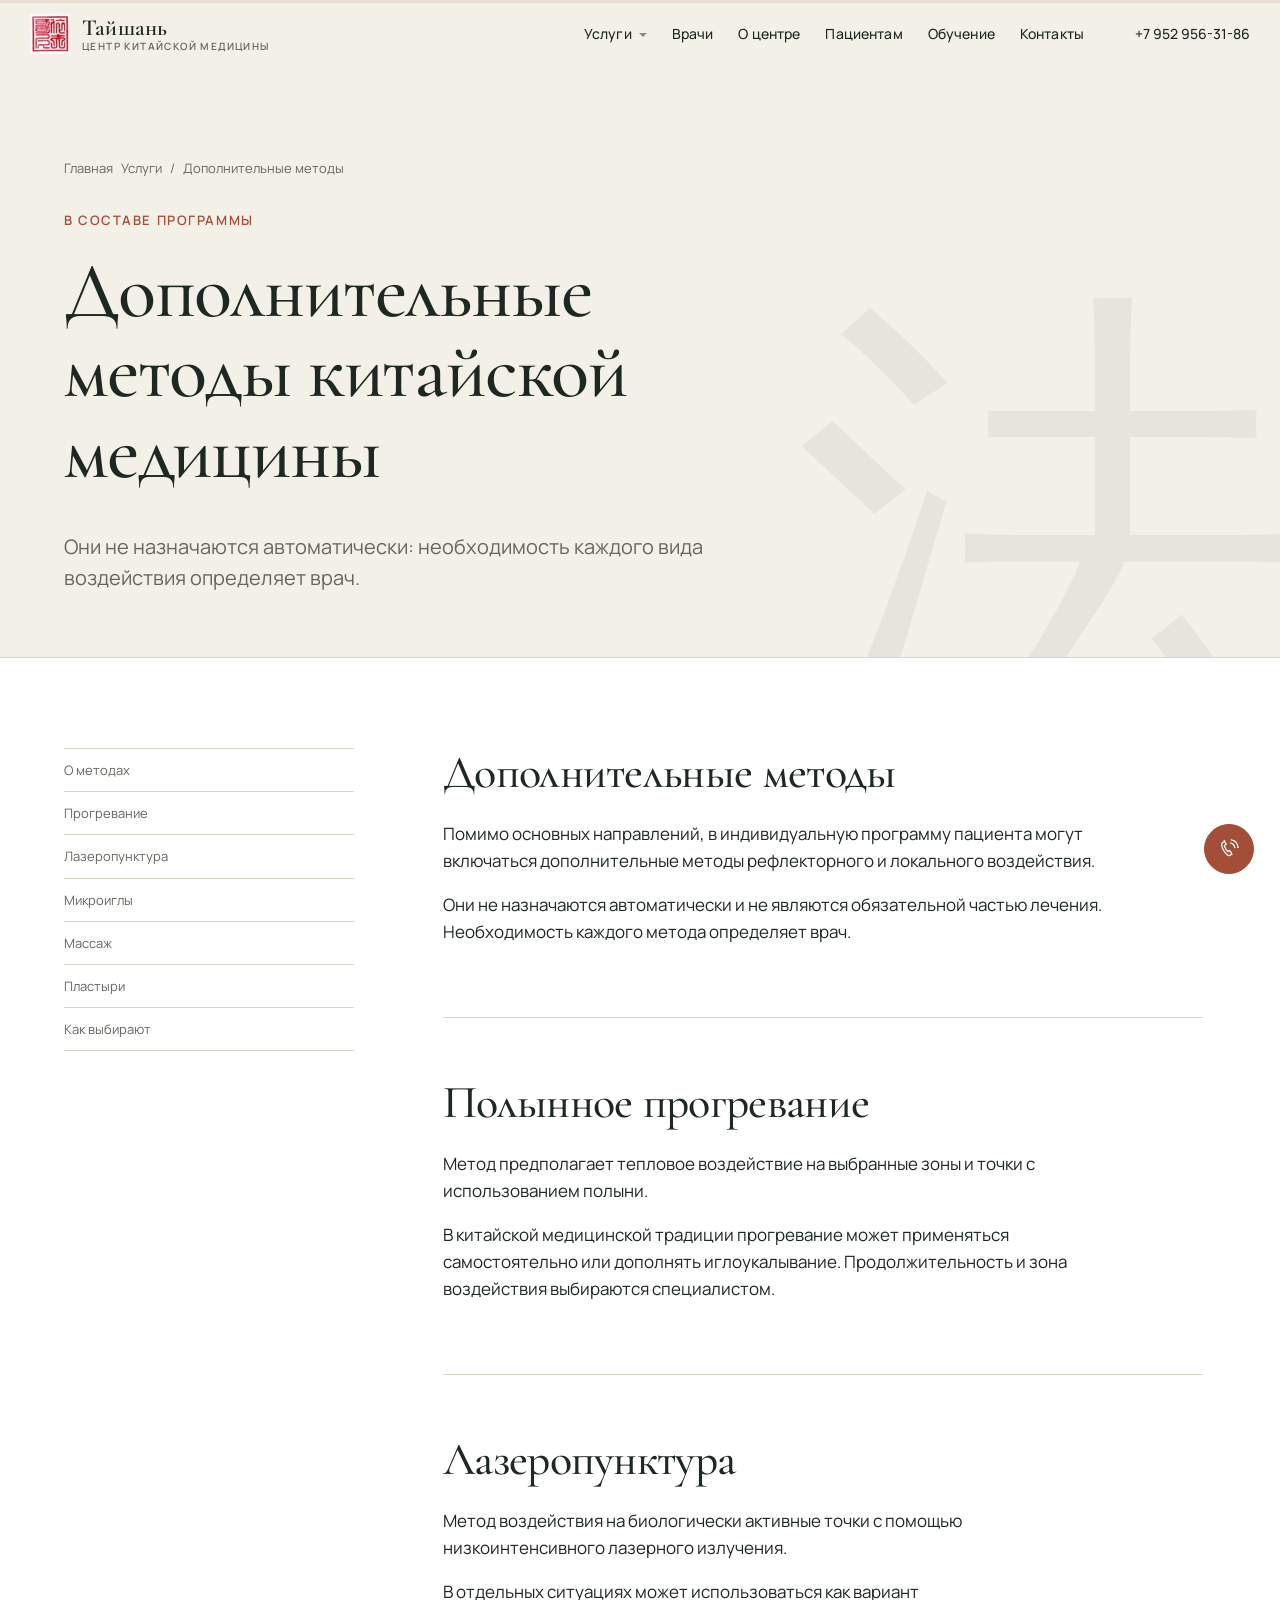
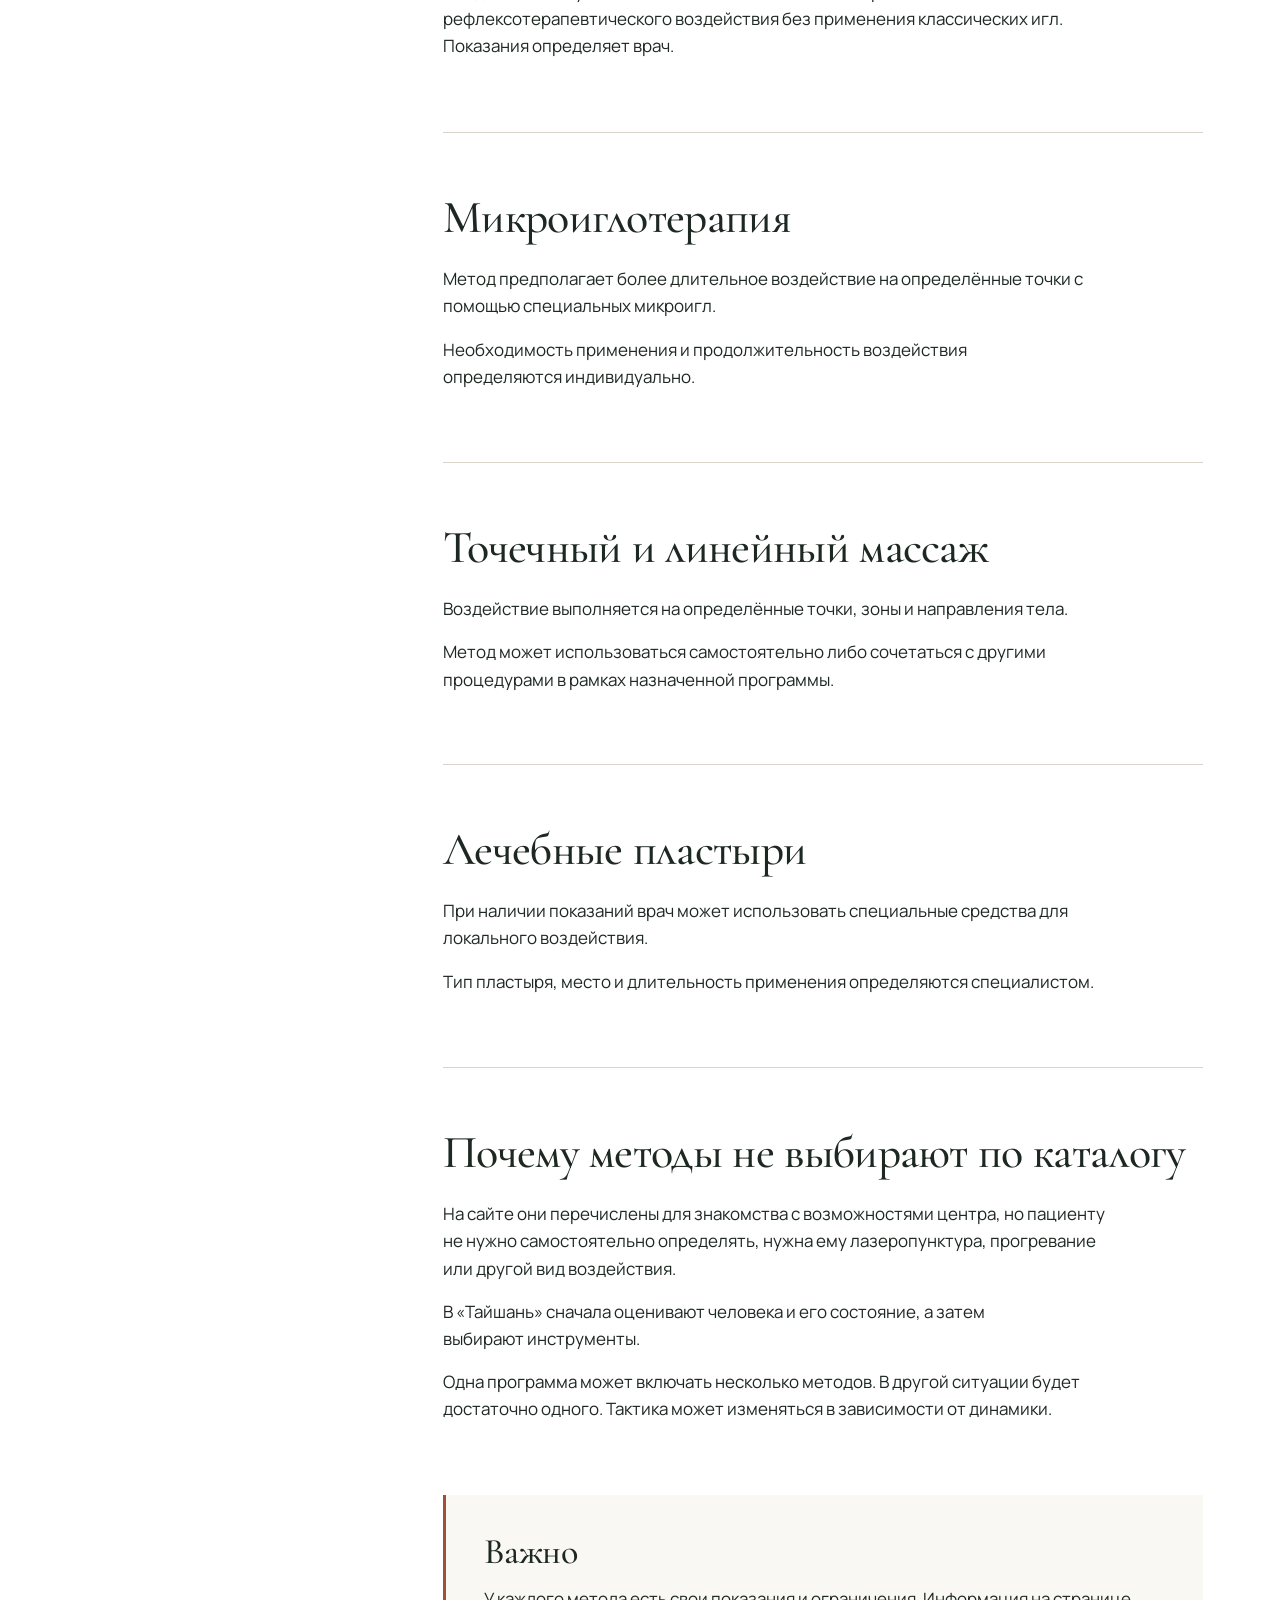
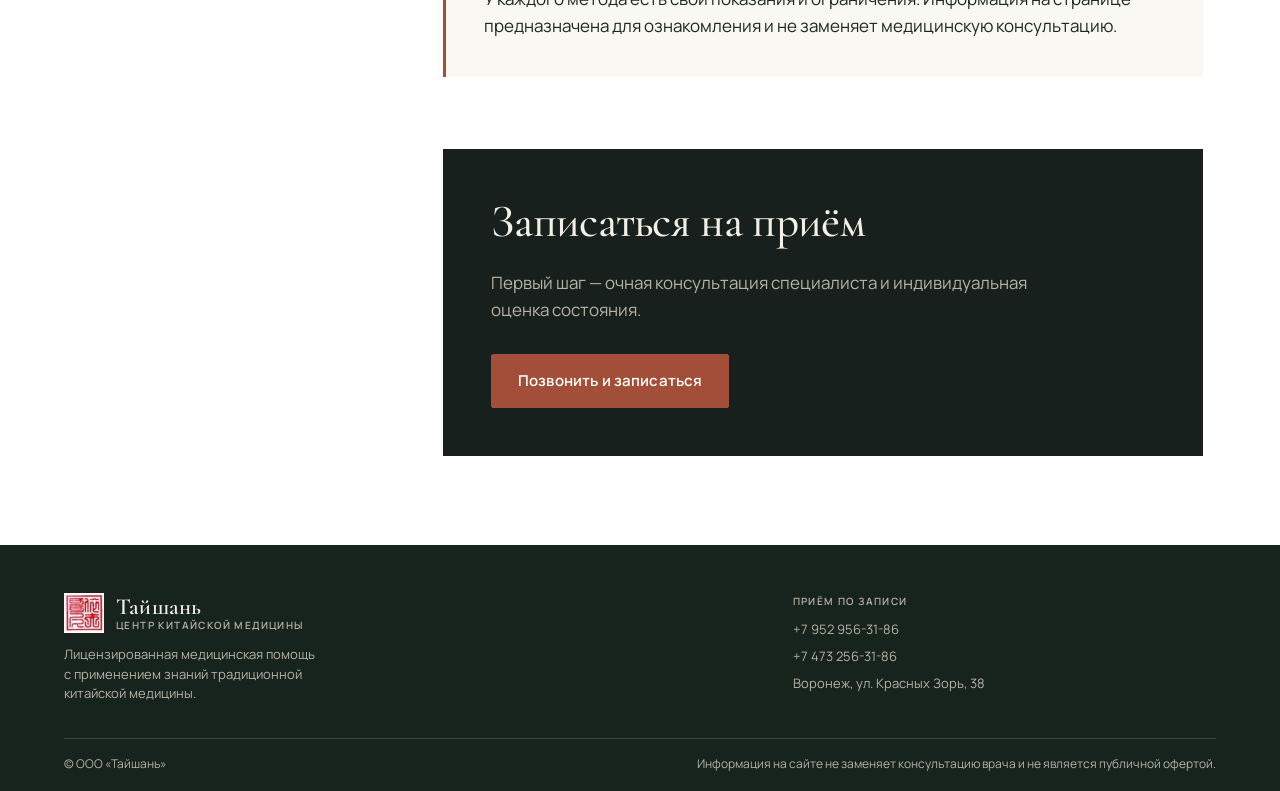
<file: additional-methods.html>
<!doctype html><html lang="ru"><head><meta charset="utf-8"><meta name="viewport" content="width=device-width,initial-scale=1"><title>Дополнительные методы китайской медицины — «Тайшань»</title><meta name="description" content="Дополнительные методы центра «Тайшань»: полынное прогревание, лазеропунктура, микроиглотерапия, массаж и лечебные пластыри."><link rel="icon" href="assets/images/brand-mark.webp" type="image/webp"><link rel="stylesheet" href="https://fonts.googleapis.com/css2?family=Cormorant+Garamond:ital,wght@0,500;0,600;1,500&family=Manrope:wght@400;500;600;700&display=swap"><link rel="stylesheet" href="styles.css"></head><body>
<a class="skip-link" href="#main">К содержанию</a>  <header class="site-header">
    <div class="container header-inner">
      <a class="brand" href="index.html" aria-label="Тайшань — на главную">
        <img src="assets/images/brand-mark.webp" alt="" width="40" height="40">
        <span class="brand-text"><strong>Тайшань</strong><span>центр китайской медицины</span></span>
      </a>
      <nav class="nav" aria-label="Основная навигация">
        <span class="nav-group">
          <a href="services.html">Услуги</a>
          <span class="nav-drop">
            <a href="reflexotherapy.html">Рефлексотерапия и иглоукалывание</a>
            <a href="phytotherapy.html">Китайская фитотерапия</a>
            <a href="manual-therapy.html">Мануальная терапия</a>
            <a href="medical-massage.html">Медицинский массаж</a>
            <a href="additional-methods.html" aria-current="page">Дополнительные методы</a>
          </span>
        </span>
        <a href="index.html#team">Врачи</a>
        <a href="about.html">О центре</a>
        <a href="patients.html">Пациентам</a>
        <a href="education.html">Обучение</a>
        <a href="index.html#contacts">Контакты</a>
      </nav>
      <a class="header-phone" href="tel:+79529563186">+7 952 956-31-86</a>
      <button class="menu-toggle" type="button" aria-expanded="false" aria-label="Открыть меню"><span></span></button>
    </div>
  </header>
<main id="main"><section class="page-hero"><div class="glyph" aria-hidden="true">法</div><div class="container"><div class="breadcrumb"><a href="index.html">Главная</a><a href="services.html">Услуги</a><span>Дополнительные методы</span></div><p class="eyebrow">В составе программы</p><h1>Дополнительные методы китайской медицины</h1><p class="lead">Они не назначаются автоматически: необходимость каждого вида воздействия определяет врач.</p></div></section><section class="section section--white"><div class="container service-article"><aside class="service-toc" aria-label="Содержание страницы"><a href="#about">О методах</a><a href="#warming">Прогревание</a><a href="#laser">Лазеропунктура</a><a href="#micro">Микроиглы</a><a href="#massage">Массаж</a><a href="#patches">Пластыри</a><a href="#choice">Как выбирают</a></aside><article class="service-prose">
<section id="about" data-reveal><h2>Дополнительные методы</h2><p>Помимо основных направлений, в индивидуальную программу пациента могут включаться дополнительные методы рефлекторного и локального воздействия.</p><p>Они не назначаются автоматически и не являются обязательной частью лечения. Необходимость каждого метода определяет врач.</p></section>
<section id="warming" data-reveal><h2>Полынное прогревание</h2><p>Метод предполагает тепловое воздействие на выбранные зоны и точки с использованием полыни.</p><p>В китайской медицинской традиции прогревание может применяться самостоятельно или дополнять иглоукалывание. Продолжительность и зона воздействия выбираются специалистом.</p></section>
<section id="laser" data-reveal><h2>Лазеропунктура</h2><p>Метод воздействия на биологически активные точки с помощью низкоинтенсивного лазерного излучения.</p><p>В отдельных ситуациях может использоваться как вариант рефлексотерапевтического воздействия без применения классических игл. Показания определяет врач.</p></section>
<section id="micro" data-reveal><h2>Микроиглотерапия</h2><p>Метод предполагает более длительное воздействие на определённые точки с помощью специальных микроигл.</p><p>Необходимость применения и продолжительность воздействия определяются индивидуально.</p></section>
<section id="massage" data-reveal><h2>Точечный и линейный массаж</h2><p>Воздействие выполняется на определённые точки, зоны и направления тела.</p><p>Метод может использоваться самостоятельно либо сочетаться с другими процедурами в рамках назначенной программы.</p></section>
<section id="patches" data-reveal><h2>Лечебные пластыри</h2><p>При наличии показаний врач может использовать специальные средства для локального воздействия.</p><p>Тип пластыря, место и длительность применения определяются специалистом.</p></section>
<section id="choice" data-reveal><h2>Почему методы не выбирают по каталогу</h2><p>На сайте они перечислены для знакомства с возможностями центра, но пациенту не нужно самостоятельно определять, нужна ему лазеропунктура, прогревание или другой вид воздействия.</p><p>В «Тайшань» сначала оценивают человека и его состояние, а затем выбирают инструменты.</p><p>Одна программа может включать несколько методов. В другой ситуации будет достаточно одного. Тактика может изменяться в зависимости от динамики.</p></section>
<aside class="service-warning" data-reveal><h2>Важно</h2><p>У каждого метода есть свои показания и ограничения. Информация на странице предназначена для ознакомления и не заменяет медицинскую консультацию.</p></aside><div class="service-booking" data-reveal><h2>Записаться на приём</h2><p>Первый шаг — очная консультация специалиста и индивидуальная оценка состояния.</p><a class="button" href="tel:+79529563186">Позвонить и записаться</a></div></article></div></section></main>
  <footer class="site-footer">
    <div class="container">
      <div class="footer-grid">
        <div class="footer-brand">
          <a class="brand" href="index.html" aria-label="Тайшань — на главную">
            <img src="assets/images/brand-mark.webp" alt="" width="40" height="40">
            <span class="brand-text"><strong>Тайшань</strong><span>центр китайской медицины</span></span>
          </a>
          <p>Лицензированная медицинская помощь с применением знаний традиционной китайской медицины.</p>
        </div>
        <div>
          <p class="footer-title">Приём по записи</p>
          <div class="footer-links"><a href="tel:+79529563186">+7 952 956-31-86</a><a href="tel:+74732563186">+7 473 256-31-86</a><a href="index.html#contacts">Воронеж, ул. Красных Зорь, 38</a></div>
        </div>
      </div>
      <div class="footer-bottom">
        <span>© ООО «Тайшань»</span>
        <span>Информация на сайте не заменяет консультацию врача и не является публичной офертой.</span>
      </div>
    </div>
  </footer><script src="script.js"></script></body></html>
</file>
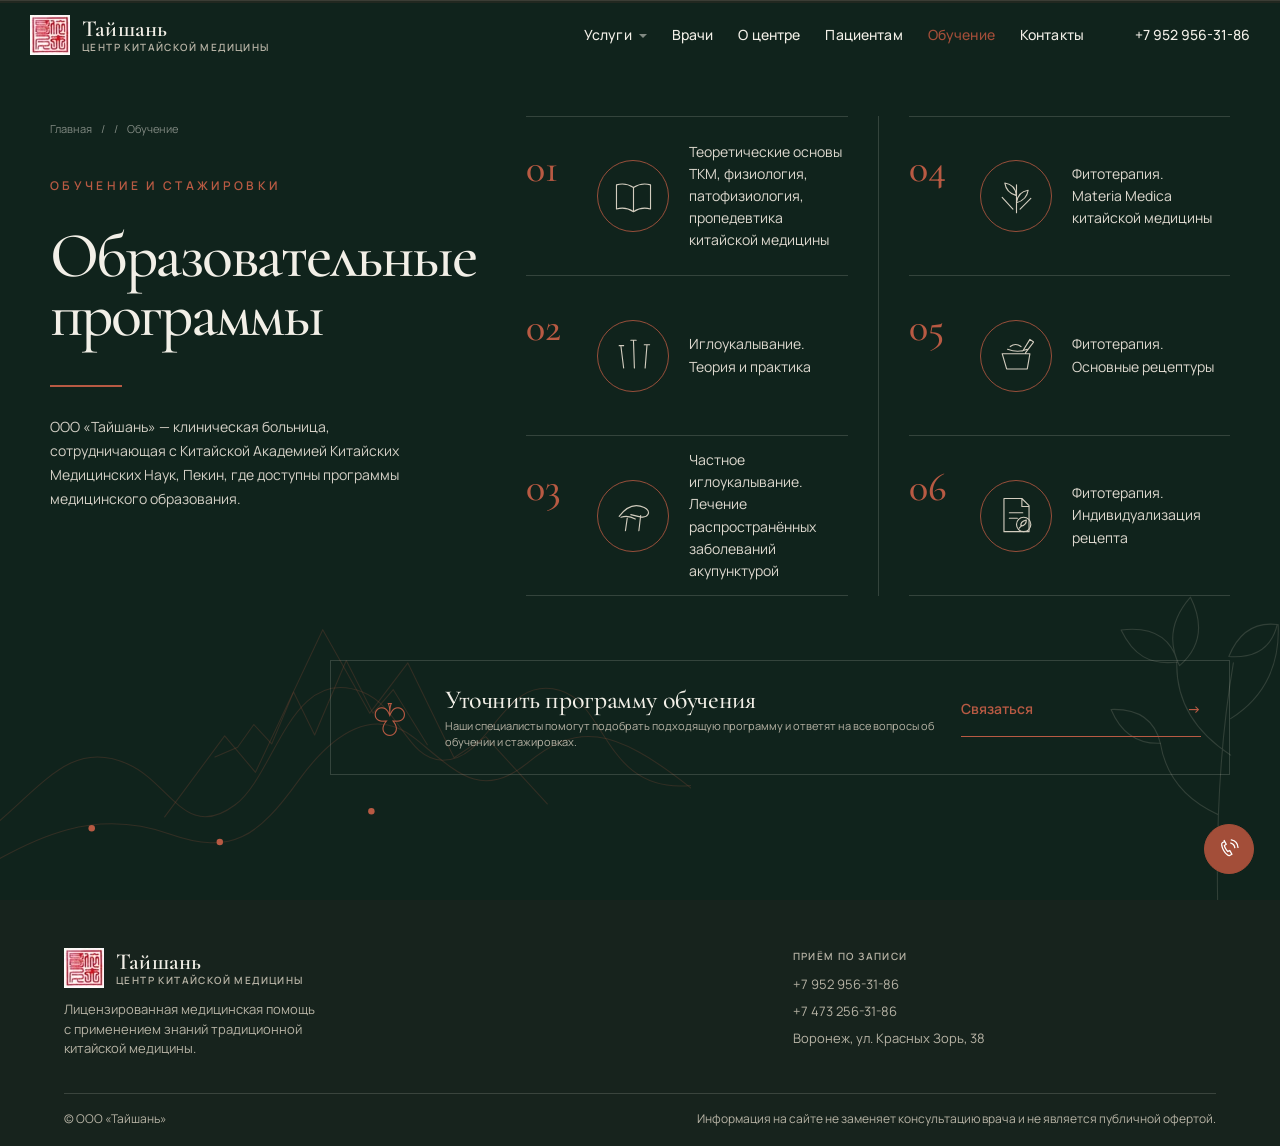
<file: education.html>
<!doctype html>
<html lang="ru">
<head>
  <meta charset="utf-8"><meta name="viewport" content="width=device-width, initial-scale=1">
  <title>Обучение и стажировки — центр «Тайшань»</title>
  <meta name="description" content="Образовательные программы центра китайской медицины «Тайшань»: теория ТКМ, иглоукалывание и фитотерапия.">
  <meta name="theme-color" content="#10231c"><link rel="icon" href="assets/images/brand-mark.webp" type="image/webp">
  <link rel="preconnect" href="https://fonts.googleapis.com"><link rel="preconnect" href="https://fonts.gstatic.com" crossorigin>
  <link rel="stylesheet" href="https://fonts.googleapis.com/css2?family=Cormorant+Garamond:ital,wght@0,500;0,600;1,500&family=Manrope:wght@400;500;600;700&display=swap"><link rel="stylesheet" href="styles.css">
</head>
<body class="education-page">
  <a class="skip-link" href="#main">К содержанию</a>
  <header class="site-header">
    <div class="container header-inner">
      <a class="brand" href="index.html" aria-label="Тайшань — на главную">
        <img src="assets/images/brand-mark.webp" alt="" width="40" height="40">
        <span class="brand-text"><strong>Тайшань</strong><span>центр китайской медицины</span></span>
      </a>
      <nav class="nav" aria-label="Основная навигация">
        <span class="nav-group">
          <a href="services.html">Услуги</a>
          <span class="nav-drop">
            <a href="reflexotherapy.html">Рефлексотерапия и иглоукалывание</a>
            <a href="phytotherapy.html">Китайская фитотерапия</a>
            <a href="manual-therapy.html">Мануальная терапия</a>
            <a href="medical-massage.html">Медицинский массаж</a>
            <a href="additional-methods.html">Дополнительные методы</a>
          </span>
        </span>
        <a href="index.html#team">Врачи</a>
        <a href="about.html">О центре</a>
        <a href="patients.html">Пациентам</a>
        <a href="education.html" aria-current="page">Обучение</a>
        <a href="index.html#contacts">Контакты</a>
      </nav>
      <a class="header-phone" href="tel:+79529563186">+7 952 956-31-86</a>
      <button class="menu-toggle" type="button" aria-expanded="false" aria-label="Открыть меню"><span></span></button>
    </div>
  </header>
  <main id="main"><section class="education-screen">
    <svg class="education-landscape" viewBox="0 0 900 520" aria-hidden="true"><path d="M-30 470C88 397 119 303 205 342c52 23 71 96 132 50 50-37 68-174 157-139 46 18 55 84 99 84 61 0 73-107 145-86 58 17 55 129 163 117"/><path d="M-20 500c116-80 192-102 276-72 77 27 109 4 160-67 42-58 93-92 144-50 51 42 81 75 137 30 60-49 104-48 203 31"/><path d="M250 407l74-100 38 45 83-176 58 103 47-62 57 117 39-26 76 83"/><path d="M312 333l28-12 20-28 22 24 27-64 26 53 39-92 33 65 25-29 42 68"/><circle cx="160" cy="421" r="4"/><circle cx="318" cy="438" r="4"/><circle cx="505" cy="400" r="4"/></svg>
    <svg class="education-bamboo" viewBox="0 0 230 480" aria-hidden="true"><path d="M152 491c-4-103-1-207 16-306M165 286c-43-28-60-62-59-102M165 246c40-25 54-63 52-103M151 351c-35-16-57-42-63-78"/><path d="M107 184c-31 4-49-8-62-35 33-4 54 7 62 35ZM109 188c-13-26-9-51 12-75 15 30 11 55-12 75ZM216 143c-25-3-42 8-53 35 29 2 47-10 53-35ZM88 273c-25 1-43-11-54-37 30-1 48 12 54 37Z"/></svg>
    <div class="education-inner">
      <div class="education-intro" data-reveal><p class="editorial-breadcrumb"><a href="index.html">Главная</a><span>/</span>Обучение</p><p class="screen-kicker">Обучение и стажировки</p><h1>Образовательные<br>программы</h1><span class="education-accent" aria-hidden="true"></span><p>ООО «Тайшань» — клиническая больница, сотрудничающая с Китайской Академией Китайских Медицинских Наук, Пекин, где доступны программы медицинского образования.</p></div>
      <div class="education-programs" data-reveal>
        <div class="education-program-column">
          <article><strong>01</strong><span class="education-icon" aria-hidden="true"><svg viewBox="0 0 48 48"><path d="M5 11c7-2 13-1 19 3 6-4 12-5 19-3v27c-7-2-13-1-19 3-6-4-12-5-19-3Z M24 14v27"/></svg></span><p>Теоретические основы ТКМ, физиология, патофизиология, пропедевтика китайской медицины</p></article>
          <article><strong>02</strong><span class="education-icon" aria-hidden="true"><svg viewBox="0 0 48 48"><path d="m13 38-3-24m15 24-1-30m13 30 2-25M8 13h5m8-6h6m9 5h6"/></svg></span><p>Иглоукалывание.<br>Теория и практика</p></article>
          <article><strong>03</strong><span class="education-icon" aria-hidden="true"><svg viewBox="0 0 48 48"><path d="M8 25c8-11 17-15 28-10 4 2 6 5 4 8-2 4-7 3-11 2l-8-2m-11 3c6-2 11-1 16 2M17 27l-2 14m17-17-2 17"/></svg></span><p>Частное иглоукалывание. Лечение распространённых заболеваний акупунктурой</p></article>
        </div>
        <div class="education-program-column">
          <article><strong>04</strong><span class="education-icon" aria-hidden="true"><svg viewBox="0 0 48 48"><path d="M24 42V11m0 12C17 21 12 16 11 9c7 1 12 6 13 14Zm0 8c7-2 12-7 13-14-7 1-12 6-13 14ZM20 38 8 25m20 13 12-12"/></svg></span><p>Фитотерапия.<br>Materia Medica китайской медицины</p></article>
          <article><strong>05</strong><span class="education-icon" aria-hidden="true"><svg viewBox="0 0 48 48"><path d="M8 22h31l-3 17H13L8 22Zm6-5c8 3 15 3 22 0M31 19l8-13 4 3-9 12M17 14c4-3 8-3 12 0"/></svg></span><p>Фитотерапия.<br>Основные рецептуры</p></article>
          <article><strong>06</strong><span class="education-icon" aria-hidden="true"><svg viewBox="0 0 48 48"><path d="M10 5h20l8 8v29H10Zm20 0v9h8M16 21h15M16 27h9"/><circle cx="32" cy="34" r="8"/><path d="M29 36c5-1 6-4 6-7-4 1-7 3-6 7Zm1-1-3 3"/></svg></span><p>Фитотерапия.<br>Индивидуализация рецепта</p></article>
        </div>
      </div>
      <div class="education-contact" data-reveal><span class="education-lotus" aria-hidden="true">♧</span><div><h2>Уточнить программу обучения</h2><p>Наши специалисты помогут подобрать подходящую программу и ответят на все вопросы об обучении и стажировках.</p></div><a class="editorial-link" href="index.html#contacts"><span>Связаться</span><span aria-hidden="true">→</span></a></div>
    </div>
  </section></main>
  <footer class="site-footer">
    <div class="container">
      <div class="footer-grid">
        <div class="footer-brand">
          <a class="brand" href="index.html" aria-label="Тайшань — на главную">
            <img src="assets/images/brand-mark.webp" alt="" width="40" height="40">
            <span class="brand-text"><strong>Тайшань</strong><span>центр китайской медицины</span></span>
          </a>
          <p>Лицензированная медицинская помощь с применением знаний традиционной китайской медицины.</p>
        </div>
        <div>
          <p class="footer-title">Приём по записи</p>
          <div class="footer-links"><a href="tel:+79529563186">+7 952 956-31-86</a><a href="tel:+74732563186">+7 473 256-31-86</a><a href="index.html#contacts">Воронеж, ул. Красных Зорь, 38</a></div>
        </div>
      </div>
      <div class="footer-bottom">
        <span>© ООО «Тайшань»</span>
        <span>Информация на сайте не заменяет консультацию врача и не является публичной офертой.</span>
      </div>
    </div>
  </footer>
  <script src="script.js"></script>
</body>
</html>
</file>
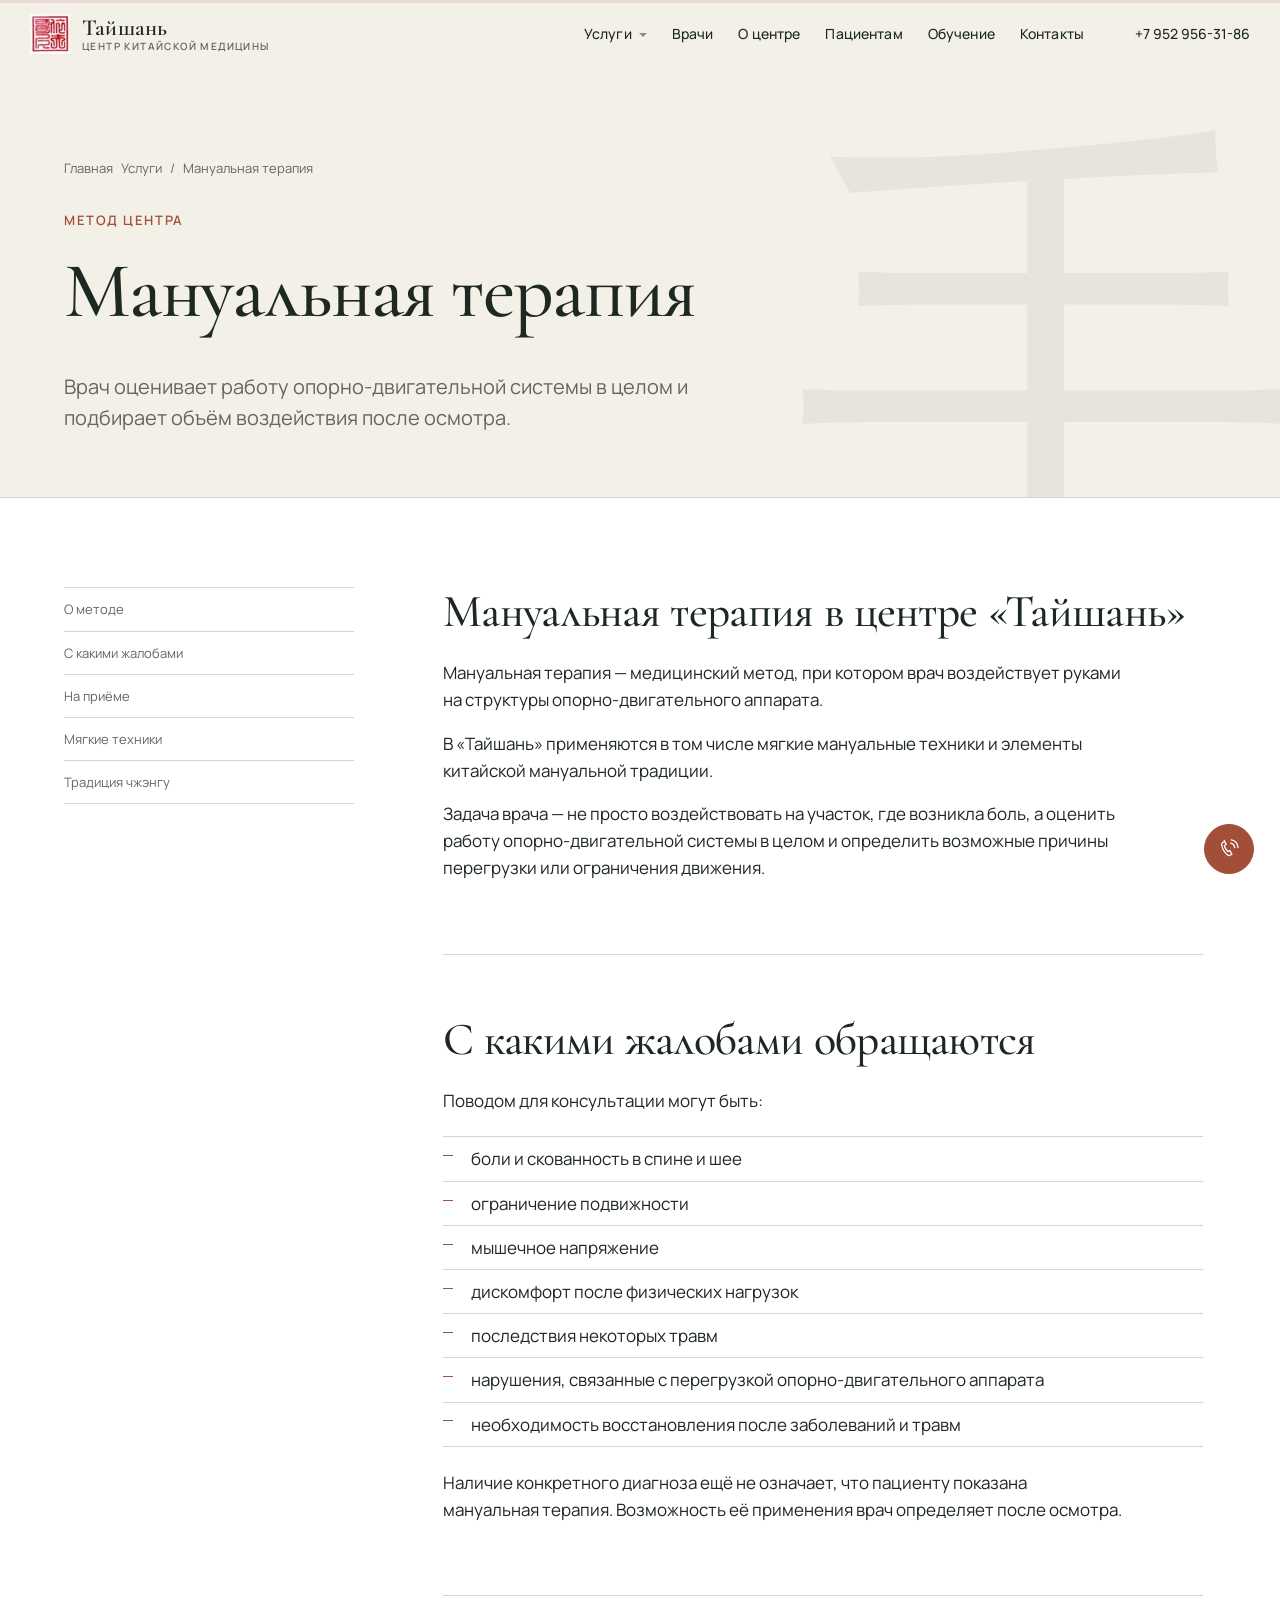
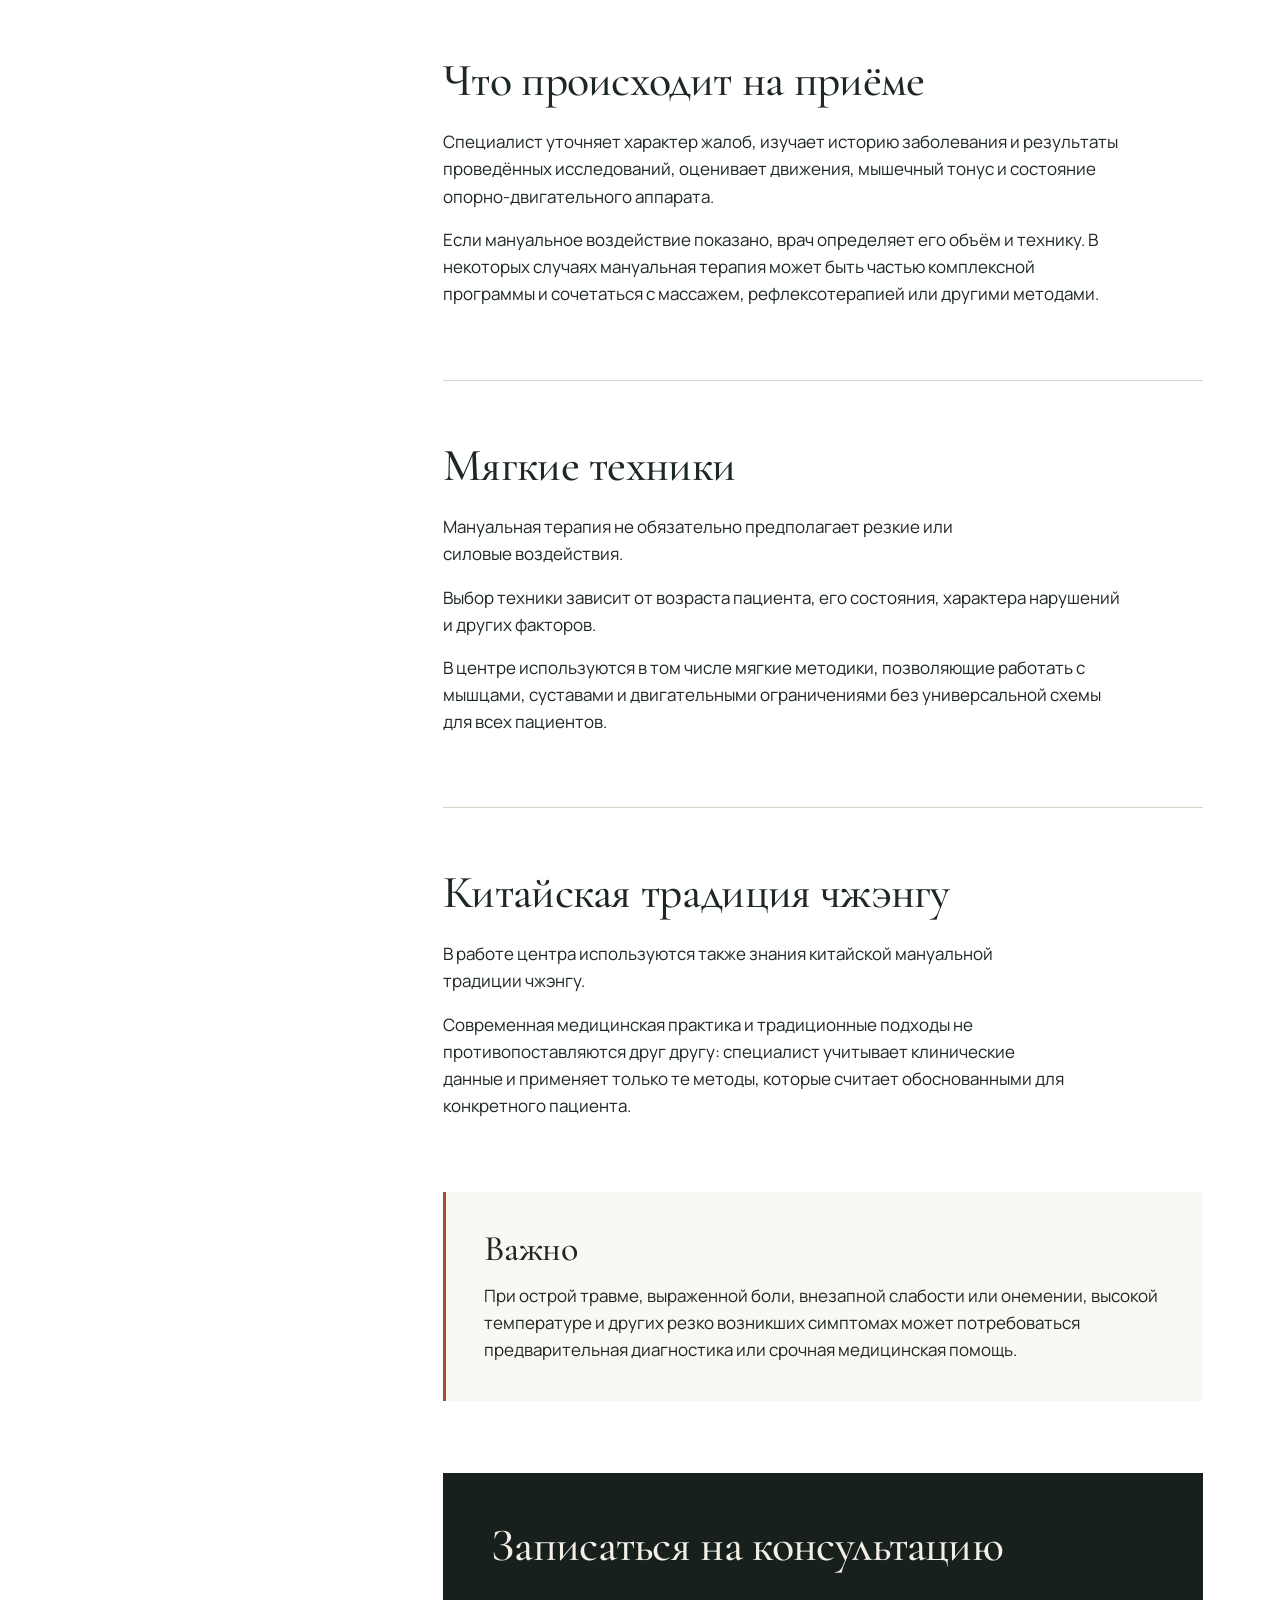
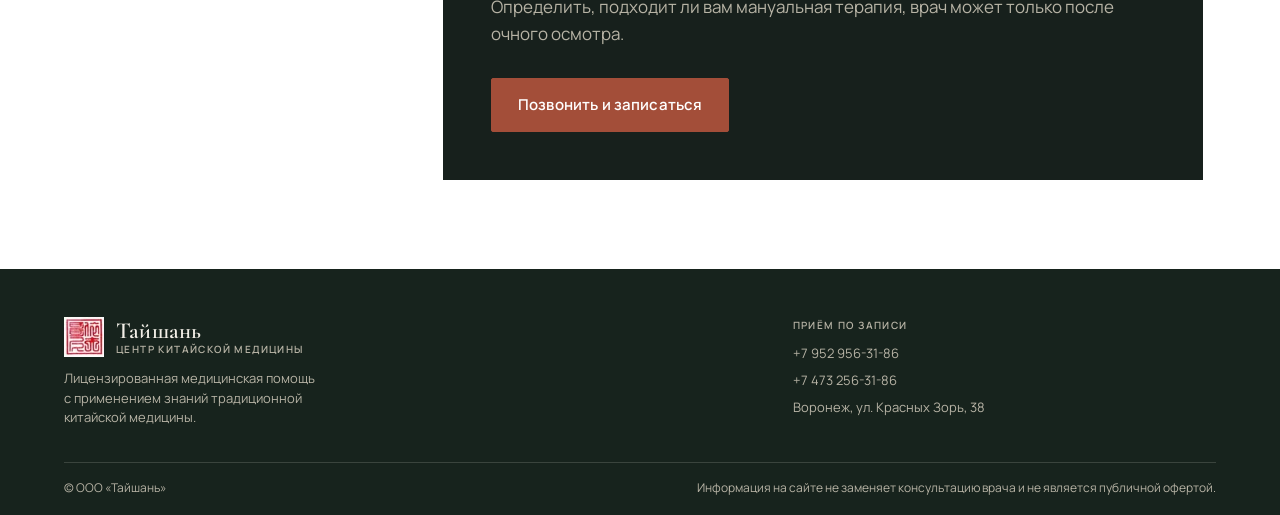
<file: manual-therapy.html>
<!doctype html><html lang="ru"><head><meta charset="utf-8"><meta name="viewport" content="width=device-width,initial-scale=1"><title>Мануальная терапия — «Тайшань»</title><meta name="description" content="Мануальная терапия в центре «Тайшань»: мягкие техники, традиция чжэнгу, показания и первый приём."><link rel="icon" href="assets/images/brand-mark.webp" type="image/webp"><link rel="stylesheet" href="https://fonts.googleapis.com/css2?family=Cormorant+Garamond:ital,wght@0,500;0,600;1,500&family=Manrope:wght@400;500;600;700&display=swap"><link rel="stylesheet" href="styles.css"></head><body>
<a class="skip-link" href="#main">К содержанию</a>  <header class="site-header">
    <div class="container header-inner">
      <a class="brand" href="index.html" aria-label="Тайшань — на главную">
        <img src="assets/images/brand-mark.webp" alt="" width="40" height="40">
        <span class="brand-text"><strong>Тайшань</strong><span>центр китайской медицины</span></span>
      </a>
      <nav class="nav" aria-label="Основная навигация">
        <span class="nav-group">
          <a href="services.html">Услуги</a>
          <span class="nav-drop">
            <a href="reflexotherapy.html">Рефлексотерапия и иглоукалывание</a>
            <a href="phytotherapy.html">Китайская фитотерапия</a>
            <a href="manual-therapy.html" aria-current="page">Мануальная терапия</a>
            <a href="medical-massage.html">Медицинский массаж</a>
            <a href="additional-methods.html">Дополнительные методы</a>
          </span>
        </span>
        <a href="index.html#team">Врачи</a>
        <a href="about.html">О центре</a>
        <a href="patients.html">Пациентам</a>
        <a href="education.html">Обучение</a>
        <a href="index.html#contacts">Контакты</a>
      </nav>
      <a class="header-phone" href="tel:+79529563186">+7 952 956-31-86</a>
      <button class="menu-toggle" type="button" aria-expanded="false" aria-label="Открыть меню"><span></span></button>
    </div>
  </header>
<main id="main"><section class="page-hero"><div class="glyph" aria-hidden="true">手</div><div class="container"><div class="breadcrumb"><a href="index.html">Главная</a><a href="services.html">Услуги</a><span>Мануальная терапия</span></div><p class="eyebrow">Метод центра</p><h1>Мануальная терапия</h1><p class="lead">Врач оценивает работу опорно-двигательной системы в целом и подбирает объём воздействия после осмотра.</p></div></section><section class="section section--white"><div class="container service-article"><aside class="service-toc" aria-label="Содержание страницы"><a href="#about">О методе</a><a href="#reasons">С какими жалобами</a><a href="#visit">На приёме</a><a href="#soft">Мягкие техники</a><a href="#zhenggu">Традиция чжэнгу</a></aside><article class="service-prose">
<section id="about" data-reveal><h2>Мануальная терапия в центре «Тайшань»</h2><p>Мануальная терапия — медицинский метод, при котором врач воздействует руками на структуры опорно-двигательного аппарата.</p><p>В «Тайшань» применяются в том числе мягкие мануальные техники и элементы китайской мануальной традиции.</p><p>Задача врача — не просто воздействовать на участок, где возникла боль, а оценить работу опорно-двигательной системы в целом и определить возможные причины перегрузки или ограничения движения.</p></section>
<section id="reasons" data-reveal><h2>С какими жалобами обращаются</h2><p>Поводом для консультации могут быть:</p><ul><li>боли и скованность в спине и шее</li><li>ограничение подвижности</li><li>мышечное напряжение</li><li>дискомфорт после физических нагрузок</li><li>последствия некоторых травм</li><li>нарушения, связанные с перегрузкой опорно-двигательного аппарата</li><li>необходимость восстановления после заболеваний и травм</li></ul><p>Наличие конкретного диагноза ещё не означает, что пациенту показана мануальная терапия. Возможность её применения врач определяет после осмотра.</p></section>
<section id="visit" data-reveal><h2>Что происходит на приёме</h2><p>Специалист уточняет характер жалоб, изучает историю заболевания и результаты проведённых исследований, оценивает движения, мышечный тонус и состояние опорно-двигательного аппарата.</p><p>Если мануальное воздействие показано, врач определяет его объём и технику. В некоторых случаях мануальная терапия может быть частью комплексной программы и сочетаться с массажем, рефлексотерапией или другими методами.</p></section>
<section id="soft" data-reveal><h2>Мягкие техники</h2><p>Мануальная терапия не обязательно предполагает резкие или силовые воздействия.</p><p>Выбор техники зависит от возраста пациента, его состояния, характера нарушений и других факторов.</p><p>В центре используются в том числе мягкие методики, позволяющие работать с мышцами, суставами и двигательными ограничениями без универсальной схемы для всех пациентов.</p></section>
<section id="zhenggu" data-reveal><h2>Китайская традиция чжэнгу</h2><p>В работе центра используются также знания китайской мануальной традиции чжэнгу.</p><p>Современная медицинская практика и традиционные подходы не противопоставляются друг другу: специалист учитывает клинические данные и применяет только те методы, которые считает обоснованными для конкретного пациента.</p></section>
<aside class="service-warning" data-reveal><h2>Важно</h2><p>При острой травме, выраженной боли, внезапной слабости или онемении, высокой температуре и других резко возникших симптомах может потребоваться предварительная диагностика или срочная медицинская помощь.</p></aside><div class="service-booking" data-reveal><h2>Записаться на консультацию</h2><p>Определить, подходит ли вам мануальная терапия, врач может только после очного осмотра.</p><a class="button" href="tel:+79529563186">Позвонить и записаться</a></div></article></div></section></main>
  <footer class="site-footer">
    <div class="container">
      <div class="footer-grid">
        <div class="footer-brand">
          <a class="brand" href="index.html" aria-label="Тайшань — на главную">
            <img src="assets/images/brand-mark.webp" alt="" width="40" height="40">
            <span class="brand-text"><strong>Тайшань</strong><span>центр китайской медицины</span></span>
          </a>
          <p>Лицензированная медицинская помощь с применением знаний традиционной китайской медицины.</p>
        </div>
        <div>
          <p class="footer-title">Приём по записи</p>
          <div class="footer-links"><a href="tel:+79529563186">+7 952 956-31-86</a><a href="tel:+74732563186">+7 473 256-31-86</a><a href="index.html#contacts">Воронеж, ул. Красных Зорь, 38</a></div>
        </div>
      </div>
      <div class="footer-bottom">
        <span>© ООО «Тайшань»</span>
        <span>Информация на сайте не заменяет консультацию врача и не является публичной офертой.</span>
      </div>
    </div>
  </footer><script src="script.js"></script></body></html>
</file>
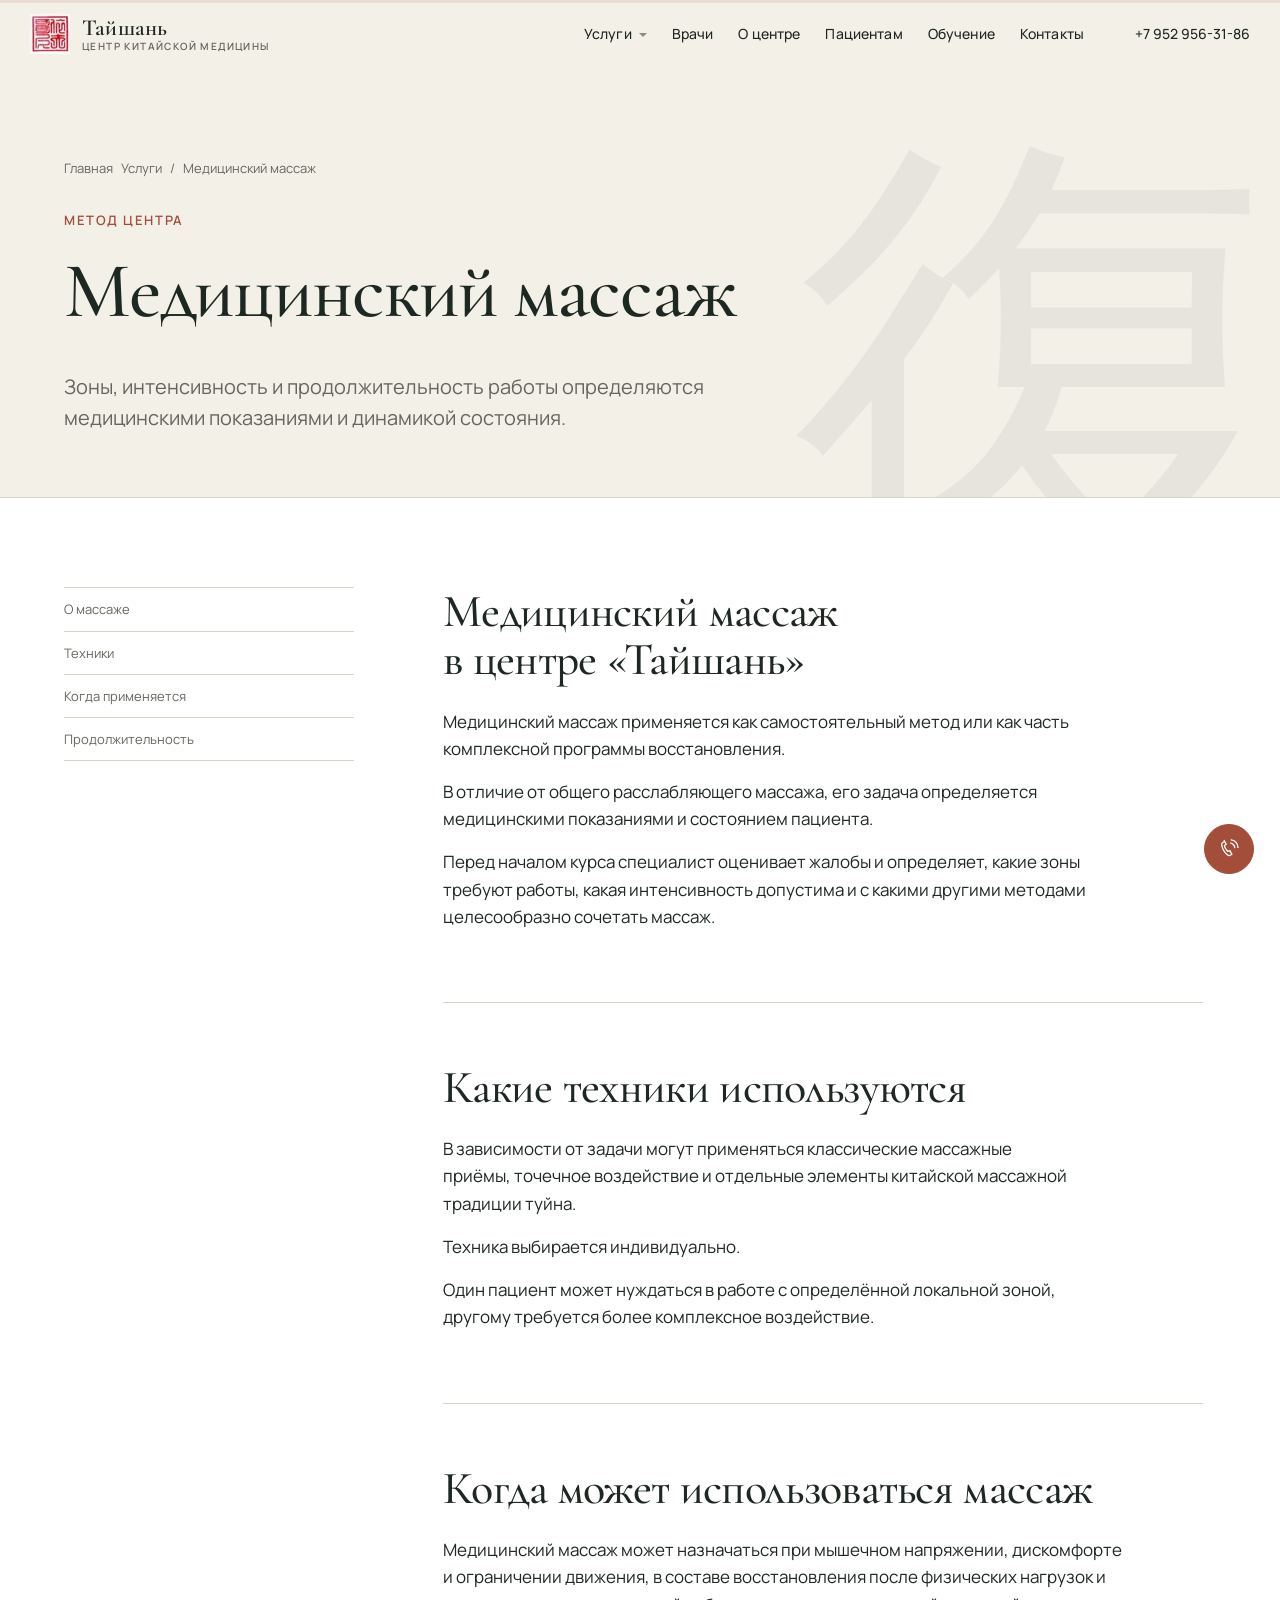
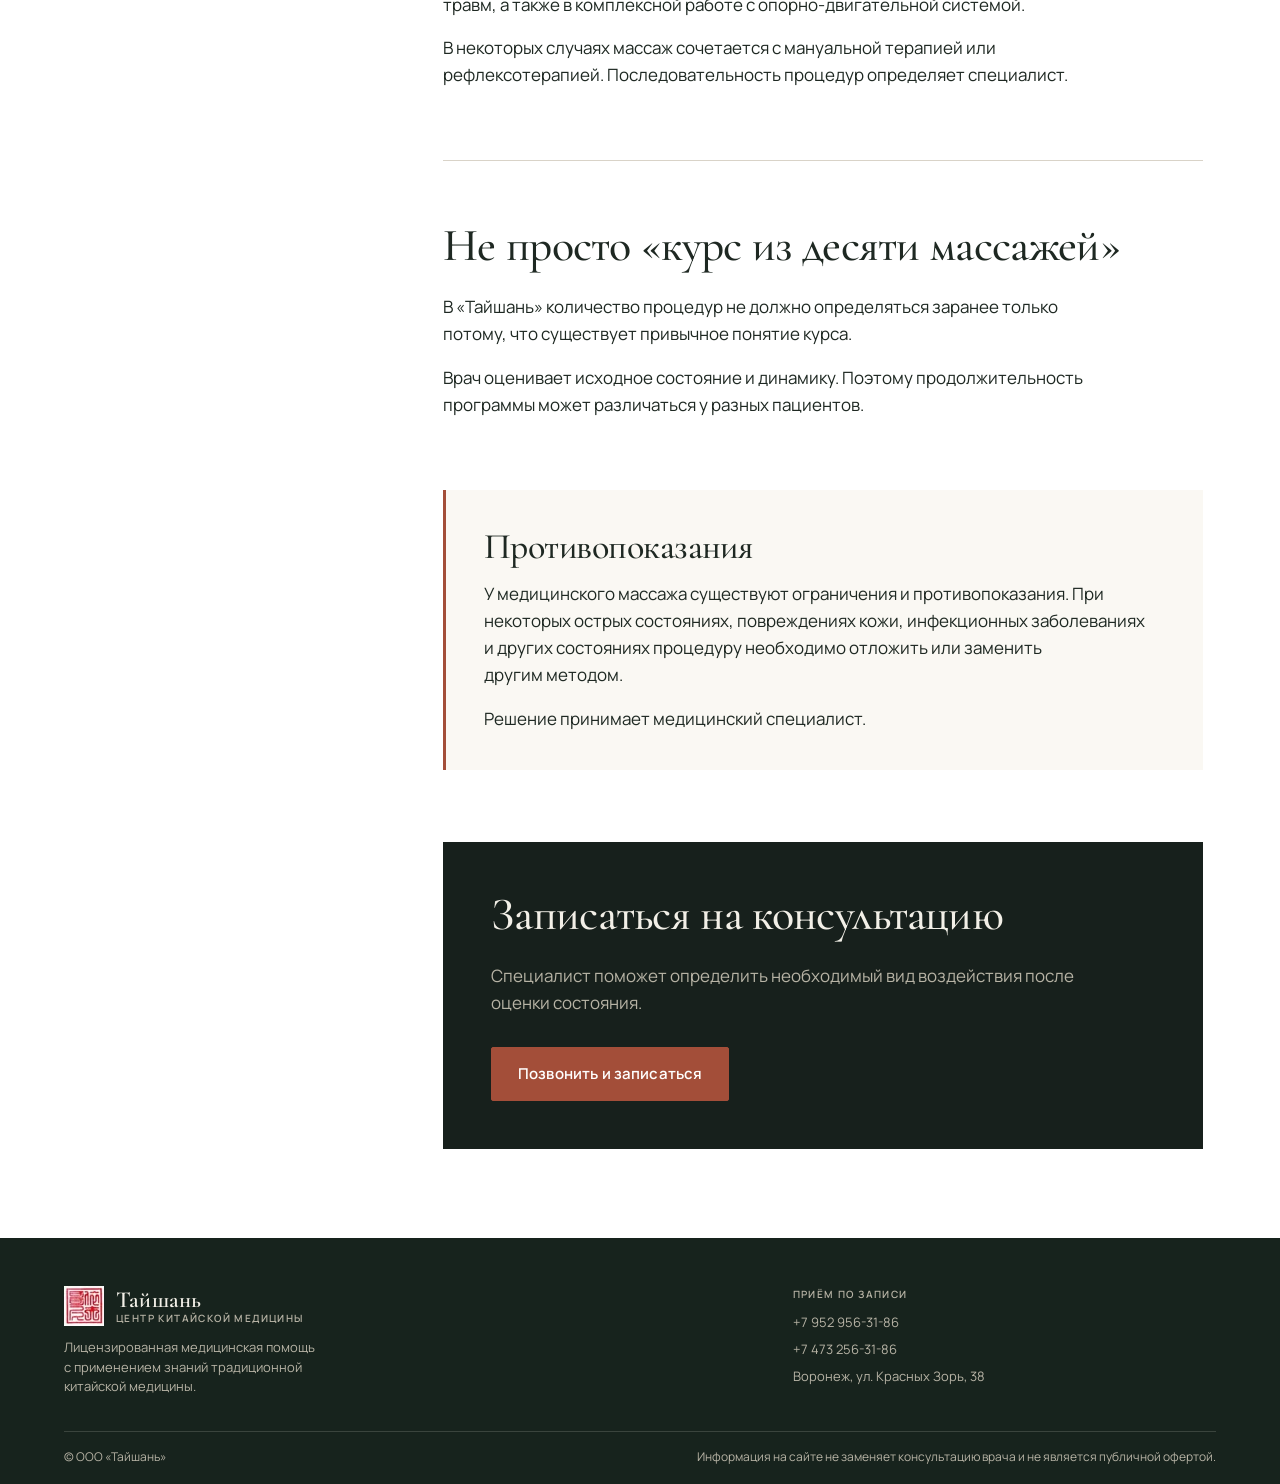
<file: medical-massage.html>
<!doctype html><html lang="ru"><head><meta charset="utf-8"><meta name="viewport" content="width=device-width,initial-scale=1"><title>Медицинский массаж — «Тайшань»</title><meta name="description" content="Медицинский массаж в центре «Тайшань»: техники, показания, продолжительность программы и противопоказания."><link rel="icon" href="assets/images/brand-mark.webp" type="image/webp"><link rel="stylesheet" href="https://fonts.googleapis.com/css2?family=Cormorant+Garamond:ital,wght@0,500;0,600;1,500&family=Manrope:wght@400;500;600;700&display=swap"><link rel="stylesheet" href="styles.css"></head><body>
<a class="skip-link" href="#main">К содержанию</a>  <header class="site-header">
    <div class="container header-inner">
      <a class="brand" href="index.html" aria-label="Тайшань — на главную">
        <img src="assets/images/brand-mark.webp" alt="" width="40" height="40">
        <span class="brand-text"><strong>Тайшань</strong><span>центр китайской медицины</span></span>
      </a>
      <nav class="nav" aria-label="Основная навигация">
        <span class="nav-group">
          <a href="services.html">Услуги</a>
          <span class="nav-drop">
            <a href="reflexotherapy.html">Рефлексотерапия и иглоукалывание</a>
            <a href="phytotherapy.html">Китайская фитотерапия</a>
            <a href="manual-therapy.html">Мануальная терапия</a>
            <a href="medical-massage.html" aria-current="page">Медицинский массаж</a>
            <a href="additional-methods.html">Дополнительные методы</a>
          </span>
        </span>
        <a href="index.html#team">Врачи</a>
        <a href="about.html">О центре</a>
        <a href="patients.html">Пациентам</a>
        <a href="education.html">Обучение</a>
        <a href="index.html#contacts">Контакты</a>
      </nav>
      <a class="header-phone" href="tel:+79529563186">+7 952 956-31-86</a>
      <button class="menu-toggle" type="button" aria-expanded="false" aria-label="Открыть меню"><span></span></button>
    </div>
  </header>
<main id="main"><section class="page-hero"><div class="glyph" aria-hidden="true">復</div><div class="container"><div class="breadcrumb"><a href="index.html">Главная</a><a href="services.html">Услуги</a><span>Медицинский массаж</span></div><p class="eyebrow">Метод центра</p><h1>Медицинский массаж</h1><p class="lead">Зоны, интенсивность и продолжительность работы определяются медицинскими показаниями и динамикой состояния.</p></div></section><section class="section section--white"><div class="container service-article"><aside class="service-toc" aria-label="Содержание страницы"><a href="#about">О массаже</a><a href="#techniques">Техники</a><a href="#reasons">Когда применяется</a><a href="#course">Продолжительность</a></aside><article class="service-prose">
<section id="about" data-reveal><h2>Медицинский массаж в центре «Тайшань»</h2><p>Медицинский массаж применяется как самостоятельный метод или как часть комплексной программы восстановления.</p><p>В отличие от общего расслабляющего массажа, его задача определяется медицинскими показаниями и состоянием пациента.</p><p>Перед началом курса специалист оценивает жалобы и определяет, какие зоны требуют работы, какая интенсивность допустима и с какими другими методами целесообразно сочетать массаж.</p></section>
<section id="techniques" data-reveal><h2>Какие техники используются</h2><p>В зависимости от задачи могут применяться классические массажные приёмы, точечное воздействие и отдельные элементы китайской массажной традиции туйна.</p><p>Техника выбирается индивидуально.</p><p>Один пациент может нуждаться в работе с определённой локальной зоной, другому требуется более комплексное воздействие.</p></section>
<section id="reasons" data-reveal><h2>Когда может использоваться массаж</h2><p>Медицинский массаж может назначаться при мышечном напряжении, дискомфорте и ограничении движения, в составе восстановления после физических нагрузок и травм, а также в комплексной работе с опорно-двигательной системой.</p><p>В некоторых случаях массаж сочетается с мануальной терапией или рефлексотерапией. Последовательность процедур определяет специалист.</p></section>
<section id="course" data-reveal><h2>Не просто «курс из десяти массажей»</h2><p>В «Тайшань» количество процедур не должно определяться заранее только потому, что существует привычное понятие курса.</p><p>Врач оценивает исходное состояние и динамику. Поэтому продолжительность программы может различаться у разных пациентов.</p></section>
<aside class="service-warning" data-reveal><h2>Противопоказания</h2><p>У медицинского массажа существуют ограничения и противопоказания. При некоторых острых состояниях, повреждениях кожи, инфекционных заболеваниях и других состояниях процедуру необходимо отложить или заменить другим методом.</p><p>Решение принимает медицинский специалист.</p></aside><div class="service-booking" data-reveal><h2>Записаться на консультацию</h2><p>Специалист поможет определить необходимый вид воздействия после оценки состояния.</p><a class="button" href="tel:+79529563186">Позвонить и записаться</a></div></article></div></section></main>
  <footer class="site-footer">
    <div class="container">
      <div class="footer-grid">
        <div class="footer-brand">
          <a class="brand" href="index.html" aria-label="Тайшань — на главную">
            <img src="assets/images/brand-mark.webp" alt="" width="40" height="40">
            <span class="brand-text"><strong>Тайшань</strong><span>центр китайской медицины</span></span>
          </a>
          <p>Лицензированная медицинская помощь с применением знаний традиционной китайской медицины.</p>
        </div>
        <div>
          <p class="footer-title">Приём по записи</p>
          <div class="footer-links"><a href="tel:+79529563186">+7 952 956-31-86</a><a href="tel:+74732563186">+7 473 256-31-86</a><a href="index.html#contacts">Воронеж, ул. Красных Зорь, 38</a></div>
        </div>
      </div>
      <div class="footer-bottom">
        <span>© ООО «Тайшань»</span>
        <span>Информация на сайте не заменяет консультацию врача и не является публичной офертой.</span>
      </div>
    </div>
  </footer><script src="script.js"></script></body></html>
</file>
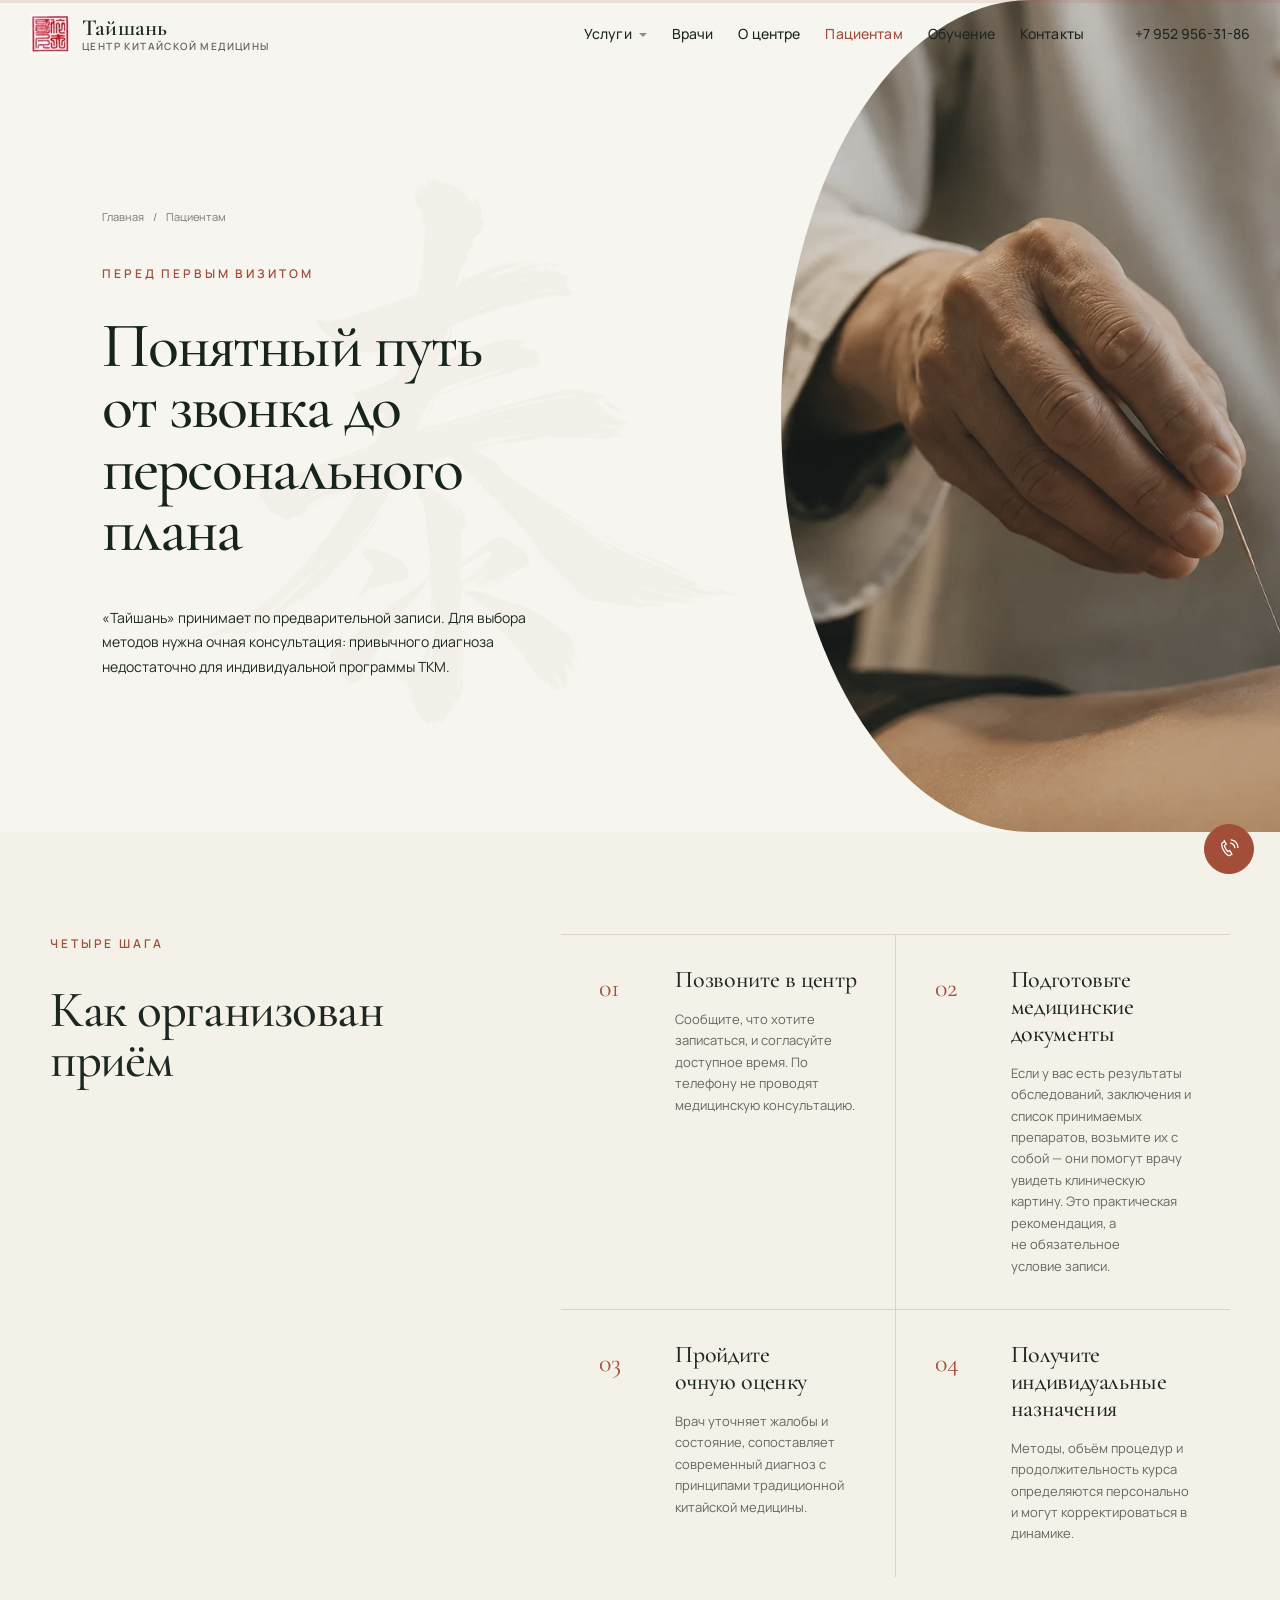
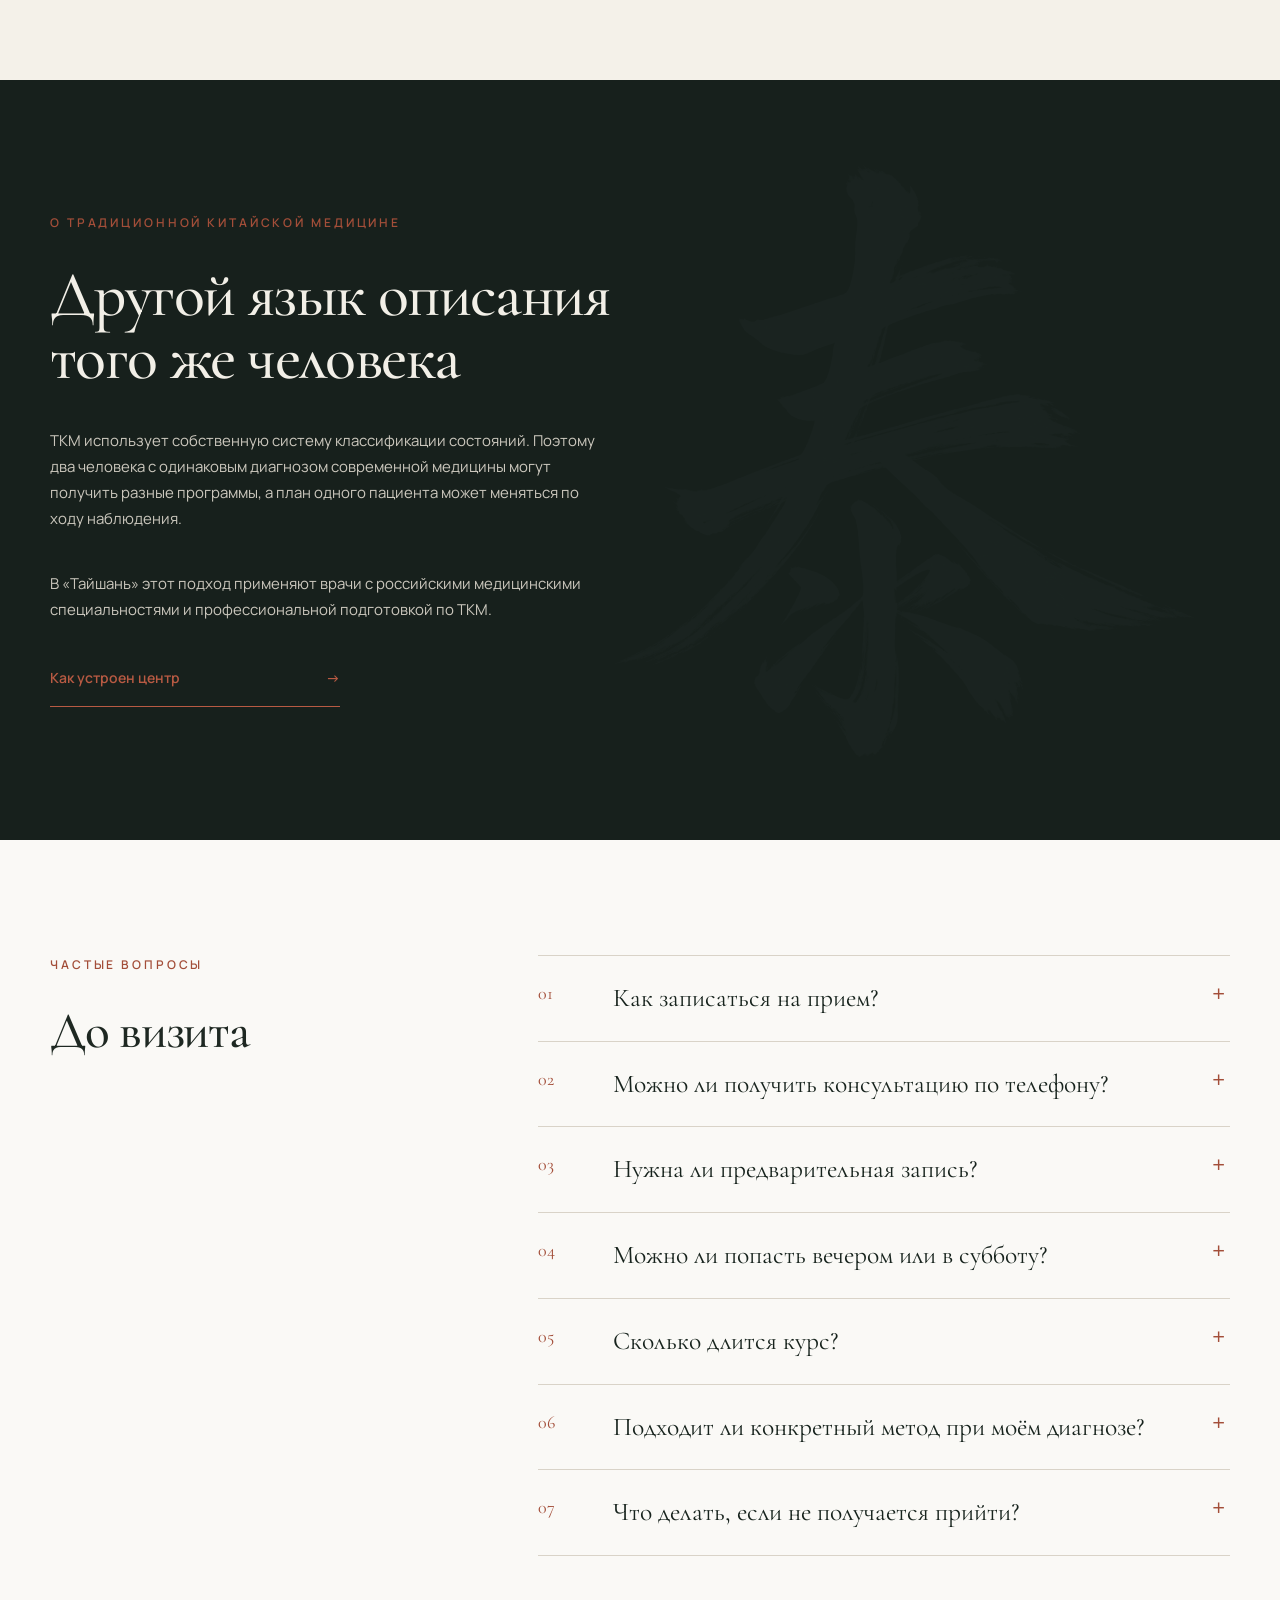
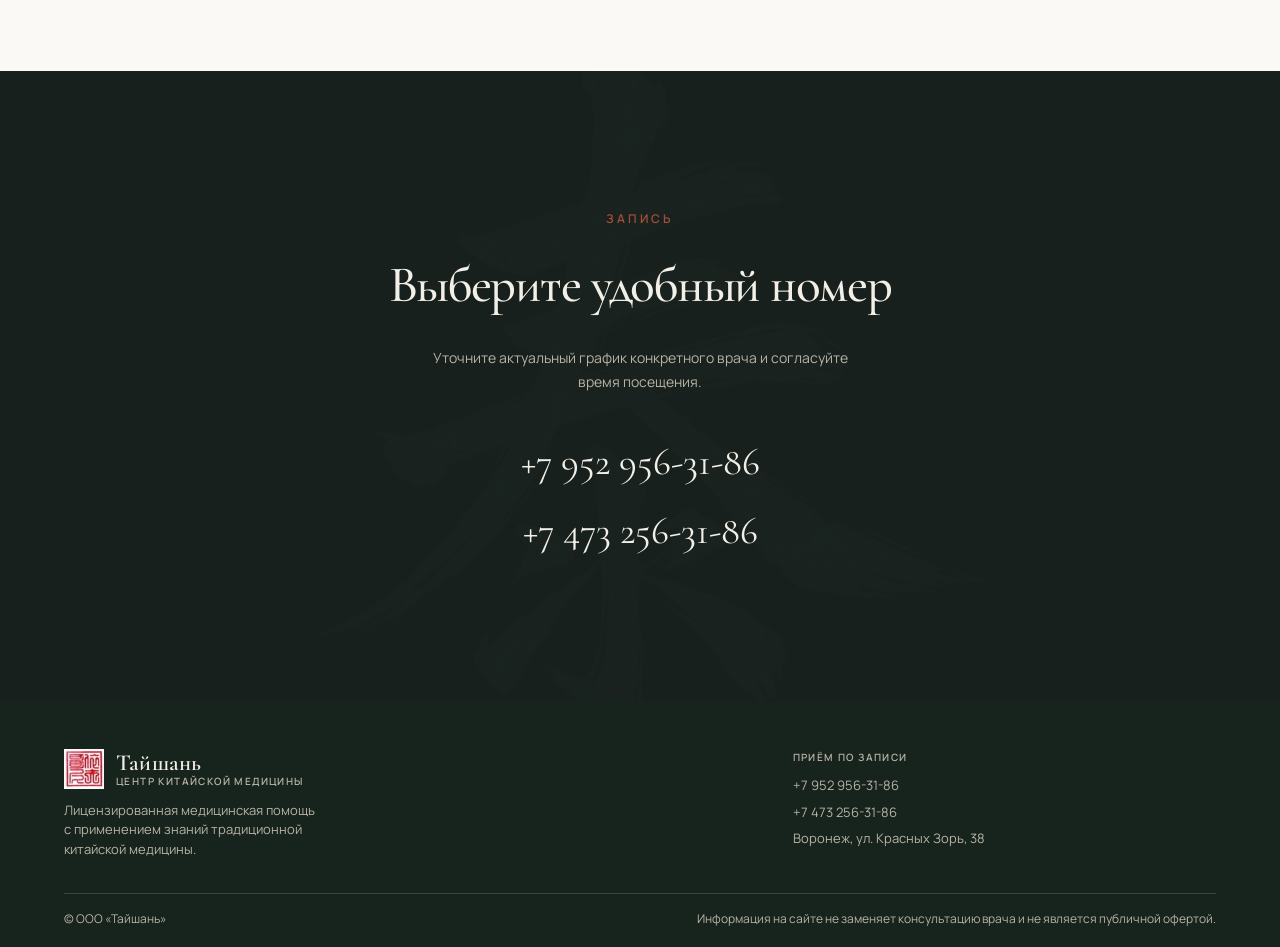
<file: patients.html>
<!doctype html>
<html lang="ru">
<head>
  <meta charset="utf-8"><meta name="viewport" content="width=device-width, initial-scale=1"><title>Пациентам — подготовка к приёму в «Тайшань»</title><meta name="description" content="Как записаться и подготовиться к очной консультации в центре китайской медицины «Тайшань». Ответы на частые вопросы пациентов."><meta name="theme-color" content="#17201c"><link rel="icon" href="assets/images/brand-mark.webp" type="image/webp">
  <link rel="preconnect" href="https://fonts.googleapis.com"><link rel="preconnect" href="https://fonts.gstatic.com" crossorigin><link rel="stylesheet" href="https://fonts.googleapis.com/css2?family=Cormorant+Garamond:ital,wght@0,500;0,600;1,500&family=Manrope:wght@400;500;600;700&display=swap"><link rel="stylesheet" href="styles.css">
</head>
<body class="editorial-page"><a class="skip-link" href="#main">К содержанию</a>
  <header class="site-header">
    <div class="container header-inner">
      <a class="brand" href="index.html" aria-label="Тайшань — на главную">
        <img src="assets/images/brand-mark.webp" alt="" width="40" height="40">
        <span class="brand-text"><strong>Тайшань</strong><span>центр китайской медицины</span></span>
      </a>
      <nav class="nav" aria-label="Основная навигация">
        <span class="nav-group">
          <a href="services.html">Услуги</a>
          <span class="nav-drop">
            <a href="reflexotherapy.html">Рефлексотерапия и иглоукалывание</a>
            <a href="phytotherapy.html">Китайская фитотерапия</a>
            <a href="manual-therapy.html">Мануальная терапия</a>
            <a href="medical-massage.html">Медицинский массаж</a>
            <a href="additional-methods.html">Дополнительные методы</a>
          </span>
        </span>
        <a href="index.html#team">Врачи</a>
        <a href="about.html">О центре</a>
        <a href="patients.html" aria-current="page">Пациентам</a>
        <a href="education.html">Обучение</a>
        <a href="index.html#contacts">Контакты</a>
      </nav>
      <a class="header-phone" href="tel:+79529563186">+7 952 956-31-86</a>
      <button class="menu-toggle" type="button" aria-expanded="false" aria-label="Открыть меню"><span></span></button>
    </div>
  </header>
  <main id="main">
    <section class="inner-hero inner-hero--patients"><img class="inner-hero-symbol" src="assets/images/hero-calligraphy.webp" alt="" aria-hidden="true"><div class="inner-hero-inner"><div class="inner-hero-copy" data-reveal><div class="editorial-breadcrumb"><a href="index.html">Главная</a><span>Пациентам</span></div><p class="screen-kicker">Перед первым визитом</p><h1>Понятный путь от звонка до персонального плана</h1><p>«Тайшань» принимает по предварительной записи. Для выбора методов нужна очная консультация: привычного диагноза недостаточно для индивидуальной программы ТКМ.</p></div><figure class="inner-hero-photo media-zoom" data-reveal><img src="assets/images/hero.webp" alt="Врач центра проводит процедуру иглоукалывания" width="1536" height="1024"></figure></div></section>
    <section class="visit-screen"><div class="visit-inner"><div class="visit-heading" data-reveal><p class="screen-kicker">Четыре шага</p><h2>Как организован приём</h2></div><div class="visit-steps" data-reveal><article><span>01</span><div><h3>Позвоните в центр</h3><p>Сообщите, что хотите записаться, и согласуйте доступное время. По телефону не проводят медицинскую консультацию.</p></div></article><article><span>02</span><div><h3>Подготовьте медицинские документы</h3><p>Если у вас есть результаты обследований, заключения и список принимаемых препаратов, возьмите их с собой — они помогут врачу увидеть клиническую картину. Это практическая рекомендация, а не обязательное условие записи.</p></div></article><article><span>03</span><div><h3>Пройдите очную оценку</h3><p>Врач уточняет жалобы и состояние, сопоставляет современный диагноз с принципами традиционной китайской медицины.</p></div></article><article><span>04</span><div><h3>Получите индивидуальные назначения</h3><p>Методы, объём процедур и продолжительность курса определяются персонально и могут корректироваться в динамике.</p></div></article></div></div></section>
    <section class="patient-philosophy"><img src="assets/images/hero-calligraphy.webp" alt="" aria-hidden="true"><div data-reveal><p class="screen-kicker">О традиционной китайской медицине</p><h2>Другой язык описания того же человека</h2><p>ТКМ использует собственную систему классификации состояний. Поэтому два человека с одинаковым диагнозом современной медицины могут получить разные программы, а план одного пациента может меняться по ходу наблюдения.</p><p class="muted">В «Тайшань» этот подход применяют врачи с российскими медицинскими специальностями и профессиональной подготовкой по ТКМ.</p><a class="editorial-link editorial-link--light" href="about.html"><span>Как устроен центр</span><span aria-hidden="true">→</span></a></div></section>
    <section class="patient-faq-screen"><div class="patient-faq-inner"><div class="patient-faq-heading" data-reveal><p class="screen-kicker">Частые вопросы</p><h2>До визита</h2></div><div class="editorial-faq" data-reveal><details><summary><span>01</span>Как записаться на прием?</summary><p>Обычно наши врачи принимают пациентов по предварительной записи. Однако при необходимости прием может быть проведен в любое время дня или ночи. Позвоните нам, если у вас возникли проблемы. Мы организуем для вас прием врача в ближайшее возможное время. Любой из наших врачей может провести приём, но мы стремимся, чобы каждого пациента вёл персональный врач. Наш центр работает с 9:00 до 20:00 с понедельника по пятницу. Чтобы записаться на прием врача в рабочие часы, позвоните нам по телефонам: 8-(473)-256-31-86, 8-952-956-31-86.</p><p>Если вы не можете прийти в назначенное время, сообщите нам об этом как можно раньше. Наши врачи делают все возможное, чтобы не отклоняться от графика. Однако всегда возможно возникновение непредвиденных ситуаций, и иногда задержки бывают неизбежными. Если это происходит, мы стремимся свести неудобства к минимуму. Если у вас возникла экстренная ситуация, и вам необходимо связаться с врачом во внерабочее время, позвоните нам.</p></details><details><summary><span>02</span>Можно ли получить консультацию по телефону?</summary><p>Нет. Медицинские советы и консультации по телефону не даются: в большинстве случаев врачу необходим очный осмотр.</p></details><details><summary><span>03</span>Нужна ли предварительная запись?</summary><p>Да, обычно врачи принимают по предварительной записи. Время согласовывают по одному из телефонов центра.</p></details><details><summary><span>04</span>Можно ли попасть вечером или в субботу?</summary><p>Такой приём возможен по предварительной договорённости. Актуальное время уточняйте при записи.</p></details><details><summary><span>05</span>Сколько длится курс?</summary><p>Фиксированного ответа нет. Продолжительность, периодичность, количество и содержание процедур определяет врач. При хронических состояниях помощь может быть курсовой.</p></details><details><summary><span>06</span>Подходит ли конкретный метод при моём диагнозе?</summary><p>Это решает врач после очной оценки. Перечень услуг на сайте не является индивидуальной рекомендацией и не заменяет диагностику.</p></details><details><summary><span>07</span>Что делать, если не получается прийти?</summary><p>Сообщите об отмене или переносе как можно раньше, чтобы центр мог скорректировать график.</p></details></div></div></section>
    <section class="editorial-cta editorial-cta--patient"><img src="assets/images/hero-calligraphy.webp" alt="" aria-hidden="true"><div data-reveal><p class="screen-kicker">Запись</p><h2>Выберите удобный номер</h2><p>Уточните актуальный график конкретного врача и согласуйте время посещения.</p><div class="patient-phones"><a href="tel:+79529563186">+7 952 956-31-86</a><a href="tel:+74732563186">+7 473 256-31-86</a></div></div></section>
  </main>
  <footer class="site-footer">
    <div class="container">
      <div class="footer-grid">
        <div class="footer-brand">
          <a class="brand" href="index.html" aria-label="Тайшань — на главную">
            <img src="assets/images/brand-mark.webp" alt="" width="40" height="40">
            <span class="brand-text"><strong>Тайшань</strong><span>центр китайской медицины</span></span>
          </a>
          <p>Лицензированная медицинская помощь с применением знаний традиционной китайской медицины.</p>
        </div>
        <div>
          <p class="footer-title">Приём по записи</p>
          <div class="footer-links"><a href="tel:+79529563186">+7 952 956-31-86</a><a href="tel:+74732563186">+7 473 256-31-86</a><a href="index.html#contacts">Воронеж, ул. Красных Зорь, 38</a></div>
        </div>
      </div>
      <div class="footer-bottom">
        <span>© ООО «Тайшань»</span>
        <span>Информация на сайте не заменяет консультацию врача и не является публичной офертой.</span>
      </div>
    </div>
  </footer><script src="script.js"></script>
</body></html>
</file>
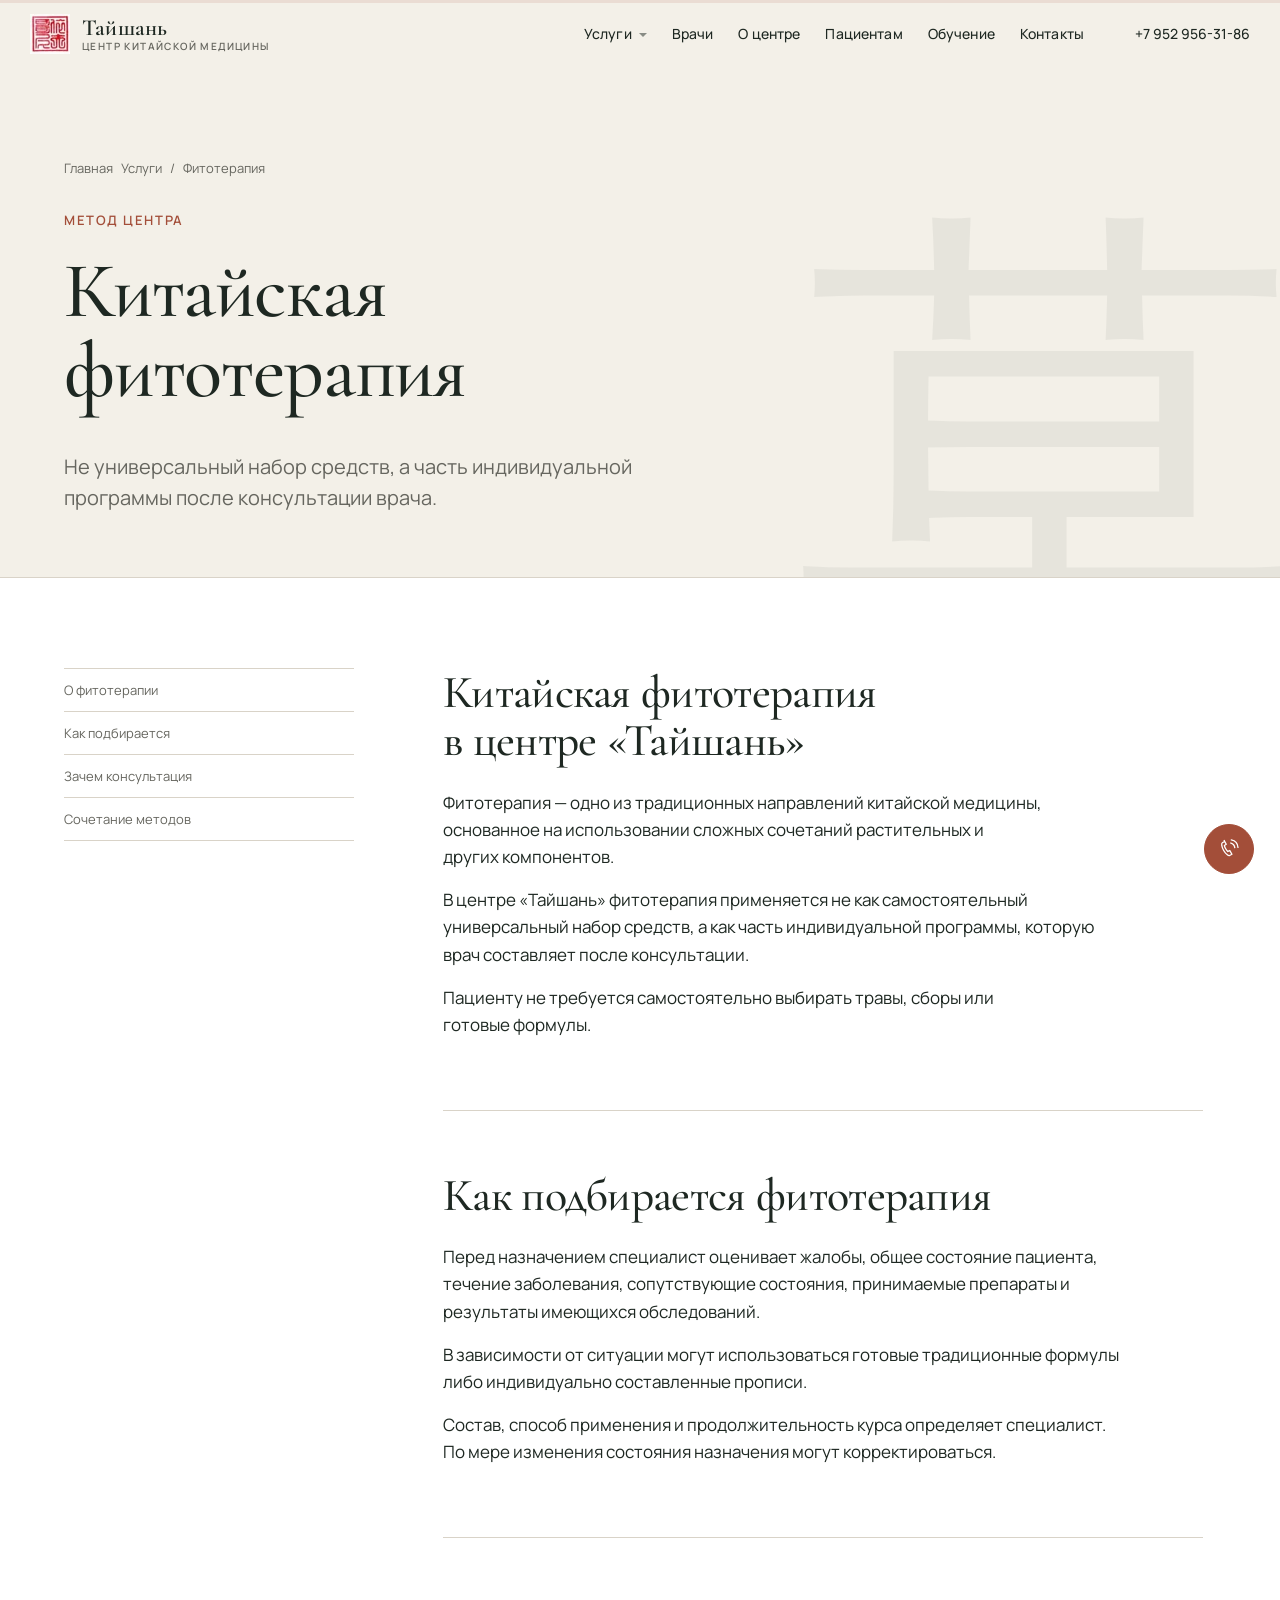
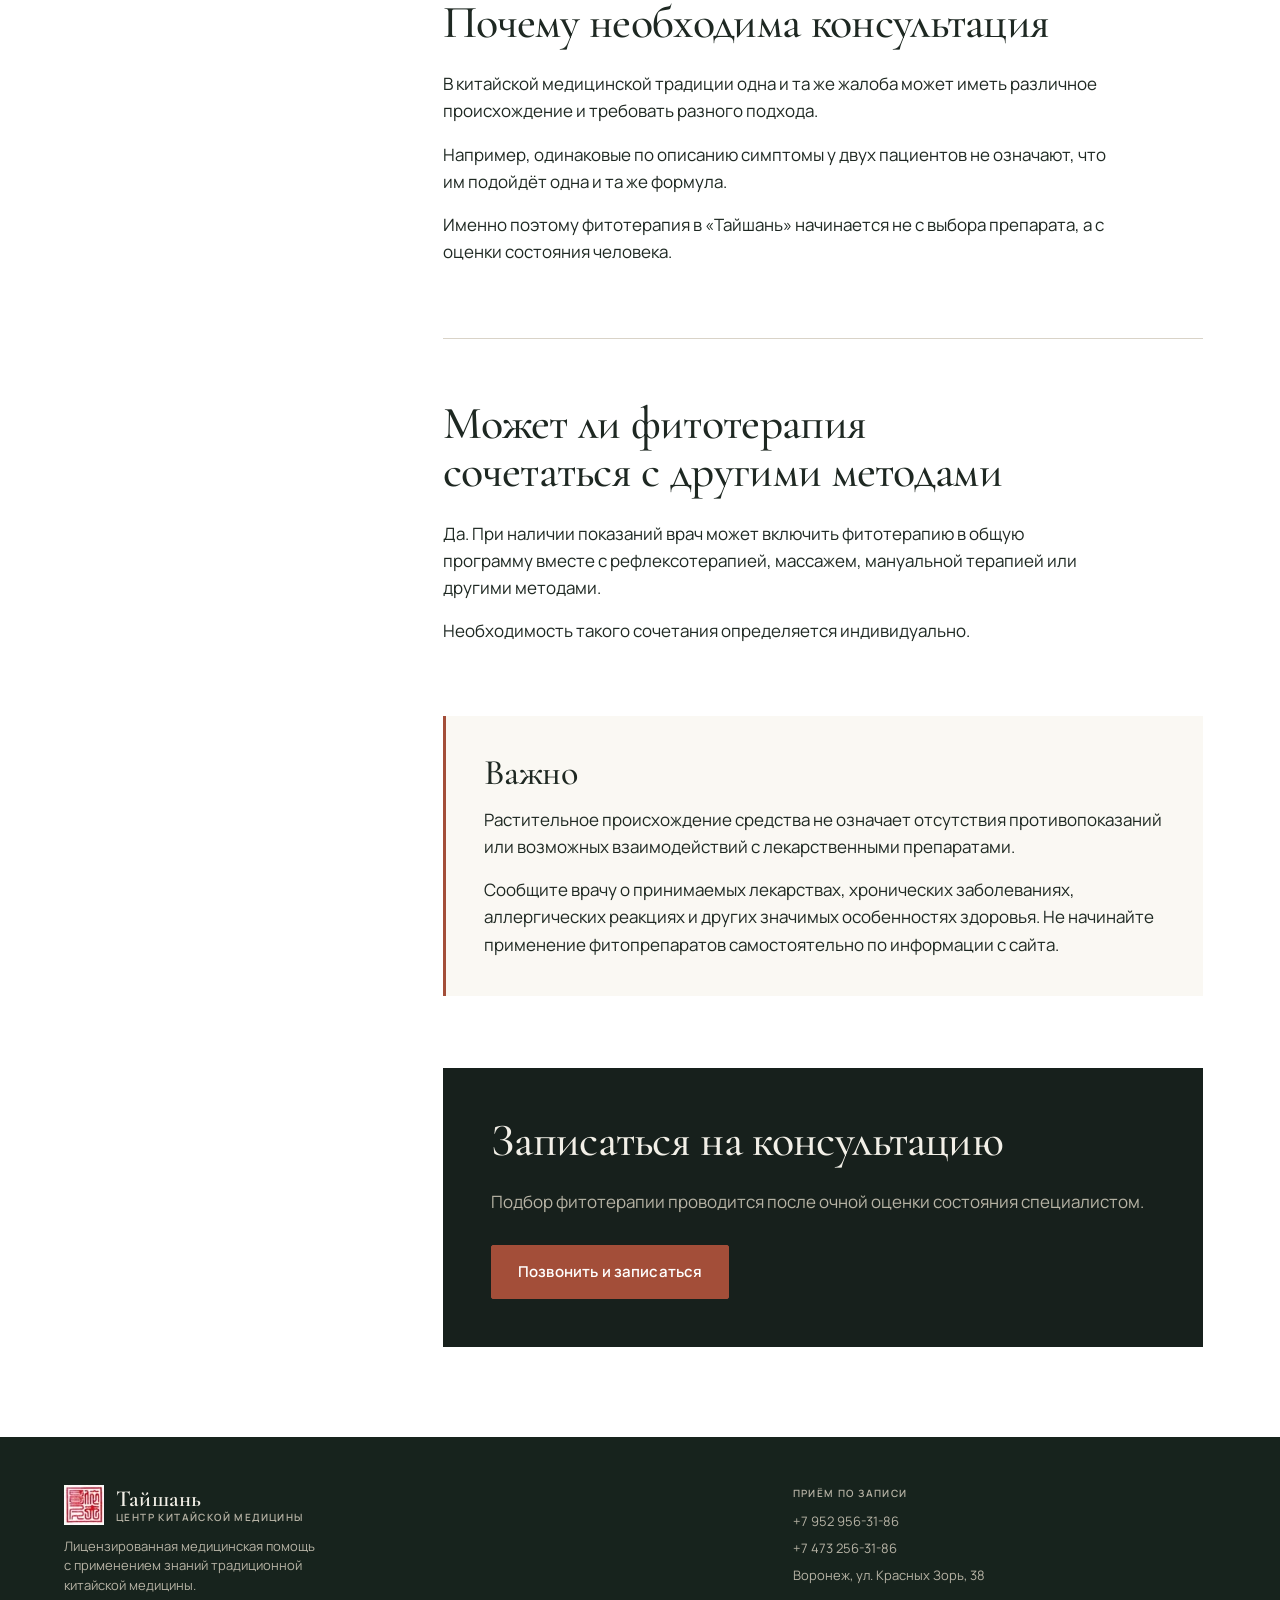
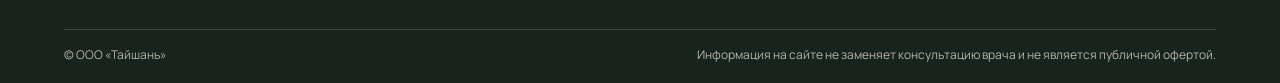
<file: phytotherapy.html>
<!doctype html><html lang="ru"><head><meta charset="utf-8"><meta name="viewport" content="width=device-width,initial-scale=1"><title>Китайская фитотерапия — «Тайшань»</title><meta name="description" content="Китайская фитотерапия в центре «Тайшань»: как врач подбирает формулы, сочетает методы и учитывает противопоказания."><link rel="icon" href="assets/images/brand-mark.webp" type="image/webp"><link rel="stylesheet" href="https://fonts.googleapis.com/css2?family=Cormorant+Garamond:ital,wght@0,500;0,600;1,500&family=Manrope:wght@400;500;600;700&display=swap"><link rel="stylesheet" href="styles.css"></head>
<body><a class="skip-link" href="#main">К содержанию</a>  <header class="site-header">
    <div class="container header-inner">
      <a class="brand" href="index.html" aria-label="Тайшань — на главную">
        <img src="assets/images/brand-mark.webp" alt="" width="40" height="40">
        <span class="brand-text"><strong>Тайшань</strong><span>центр китайской медицины</span></span>
      </a>
      <nav class="nav" aria-label="Основная навигация">
        <span class="nav-group">
          <a href="services.html">Услуги</a>
          <span class="nav-drop">
            <a href="reflexotherapy.html">Рефлексотерапия и иглоукалывание</a>
            <a href="phytotherapy.html" aria-current="page">Китайская фитотерапия</a>
            <a href="manual-therapy.html">Мануальная терапия</a>
            <a href="medical-massage.html">Медицинский массаж</a>
            <a href="additional-methods.html">Дополнительные методы</a>
          </span>
        </span>
        <a href="index.html#team">Врачи</a>
        <a href="about.html">О центре</a>
        <a href="patients.html">Пациентам</a>
        <a href="education.html">Обучение</a>
        <a href="index.html#contacts">Контакты</a>
      </nav>
      <a class="header-phone" href="tel:+79529563186">+7 952 956-31-86</a>
      <button class="menu-toggle" type="button" aria-expanded="false" aria-label="Открыть меню"><span></span></button>
    </div>
  </header>
<main id="main"><section class="page-hero"><div class="glyph" aria-hidden="true">草</div><div class="container"><div class="breadcrumb"><a href="index.html">Главная</a><a href="services.html">Услуги</a><span>Фитотерапия</span></div><p class="eyebrow">Метод центра</p><h1>Китайская фитотерапия</h1><p class="lead">Не универсальный набор средств, а часть индивидуальной программы после консультации врача.</p></div></section>
<section class="section section--white"><div class="container service-article"><aside class="service-toc" aria-label="Содержание страницы"><a href="#about">О фитотерапии</a><a href="#selection">Как подбирается</a><a href="#consultation">Зачем консультация</a><a href="#combination">Сочетание методов</a></aside><article class="service-prose">
<section id="about" data-reveal><h2>Китайская фитотерапия в центре «Тайшань»</h2><p>Фитотерапия — одно из традиционных направлений китайской медицины, основанное на использовании сложных сочетаний растительных и других компонентов.</p><p>В центре «Тайшань» фитотерапия применяется не как самостоятельный универсальный набор средств, а как часть индивидуальной программы, которую врач составляет после консультации.</p><p>Пациенту не требуется самостоятельно выбирать травы, сборы или готовые формулы.</p></section>
<section id="selection" data-reveal><h2>Как подбирается фитотерапия</h2><p>Перед назначением специалист оценивает жалобы, общее состояние пациента, течение заболевания, сопутствующие состояния, принимаемые препараты и результаты имеющихся обследований.</p><p>В зависимости от ситуации могут использоваться готовые традиционные формулы либо индивидуально составленные прописи.</p><p>Состав, способ применения и продолжительность курса определяет специалист. По мере изменения состояния назначения могут корректироваться.</p></section>
<section id="consultation" data-reveal><h2>Почему необходима консультация</h2><p>В китайской медицинской традиции одна и та же жалоба может иметь различное происхождение и требовать разного подхода.</p><p>Например, одинаковые по описанию симптомы у двух пациентов не означают, что им подойдёт одна и та же формула.</p><p>Именно поэтому фитотерапия в «Тайшань» начинается не с выбора препарата, а с оценки состояния человека.</p></section>
<section id="combination" data-reveal><h2>Может ли фитотерапия сочетаться с другими методами</h2><p>Да. При наличии показаний врач может включить фитотерапию в общую программу вместе с рефлексотерапией, массажем, мануальной терапией или другими методами.</p><p>Необходимость такого сочетания определяется индивидуально.</p></section>
<aside class="service-warning" data-reveal><h2>Важно</h2><p>Растительное происхождение средства не означает отсутствия противопоказаний или возможных взаимодействий с лекарственными препаратами.</p><p>Сообщите врачу о принимаемых лекарствах, хронических заболеваниях, аллергических реакциях и других значимых особенностях здоровья. Не начинайте применение фитопрепаратов самостоятельно по информации с сайта.</p></aside><div class="service-booking" data-reveal><h2>Записаться на консультацию</h2><p>Подбор фитотерапии проводится после очной оценки состояния специалистом.</p><a class="button" href="tel:+79529563186">Позвонить и записаться</a></div></article></div></section></main>
  <footer class="site-footer">
    <div class="container">
      <div class="footer-grid">
        <div class="footer-brand">
          <a class="brand" href="index.html" aria-label="Тайшань — на главную">
            <img src="assets/images/brand-mark.webp" alt="" width="40" height="40">
            <span class="brand-text"><strong>Тайшань</strong><span>центр китайской медицины</span></span>
          </a>
          <p>Лицензированная медицинская помощь с применением знаний традиционной китайской медицины.</p>
        </div>
        <div>
          <p class="footer-title">Приём по записи</p>
          <div class="footer-links"><a href="tel:+79529563186">+7 952 956-31-86</a><a href="tel:+74732563186">+7 473 256-31-86</a><a href="index.html#contacts">Воронеж, ул. Красных Зорь, 38</a></div>
        </div>
      </div>
      <div class="footer-bottom">
        <span>© ООО «Тайшань»</span>
        <span>Информация на сайте не заменяет консультацию врача и не является публичной офертой.</span>
      </div>
    </div>
  </footer><script src="script.js"></script></body></html>
</file>
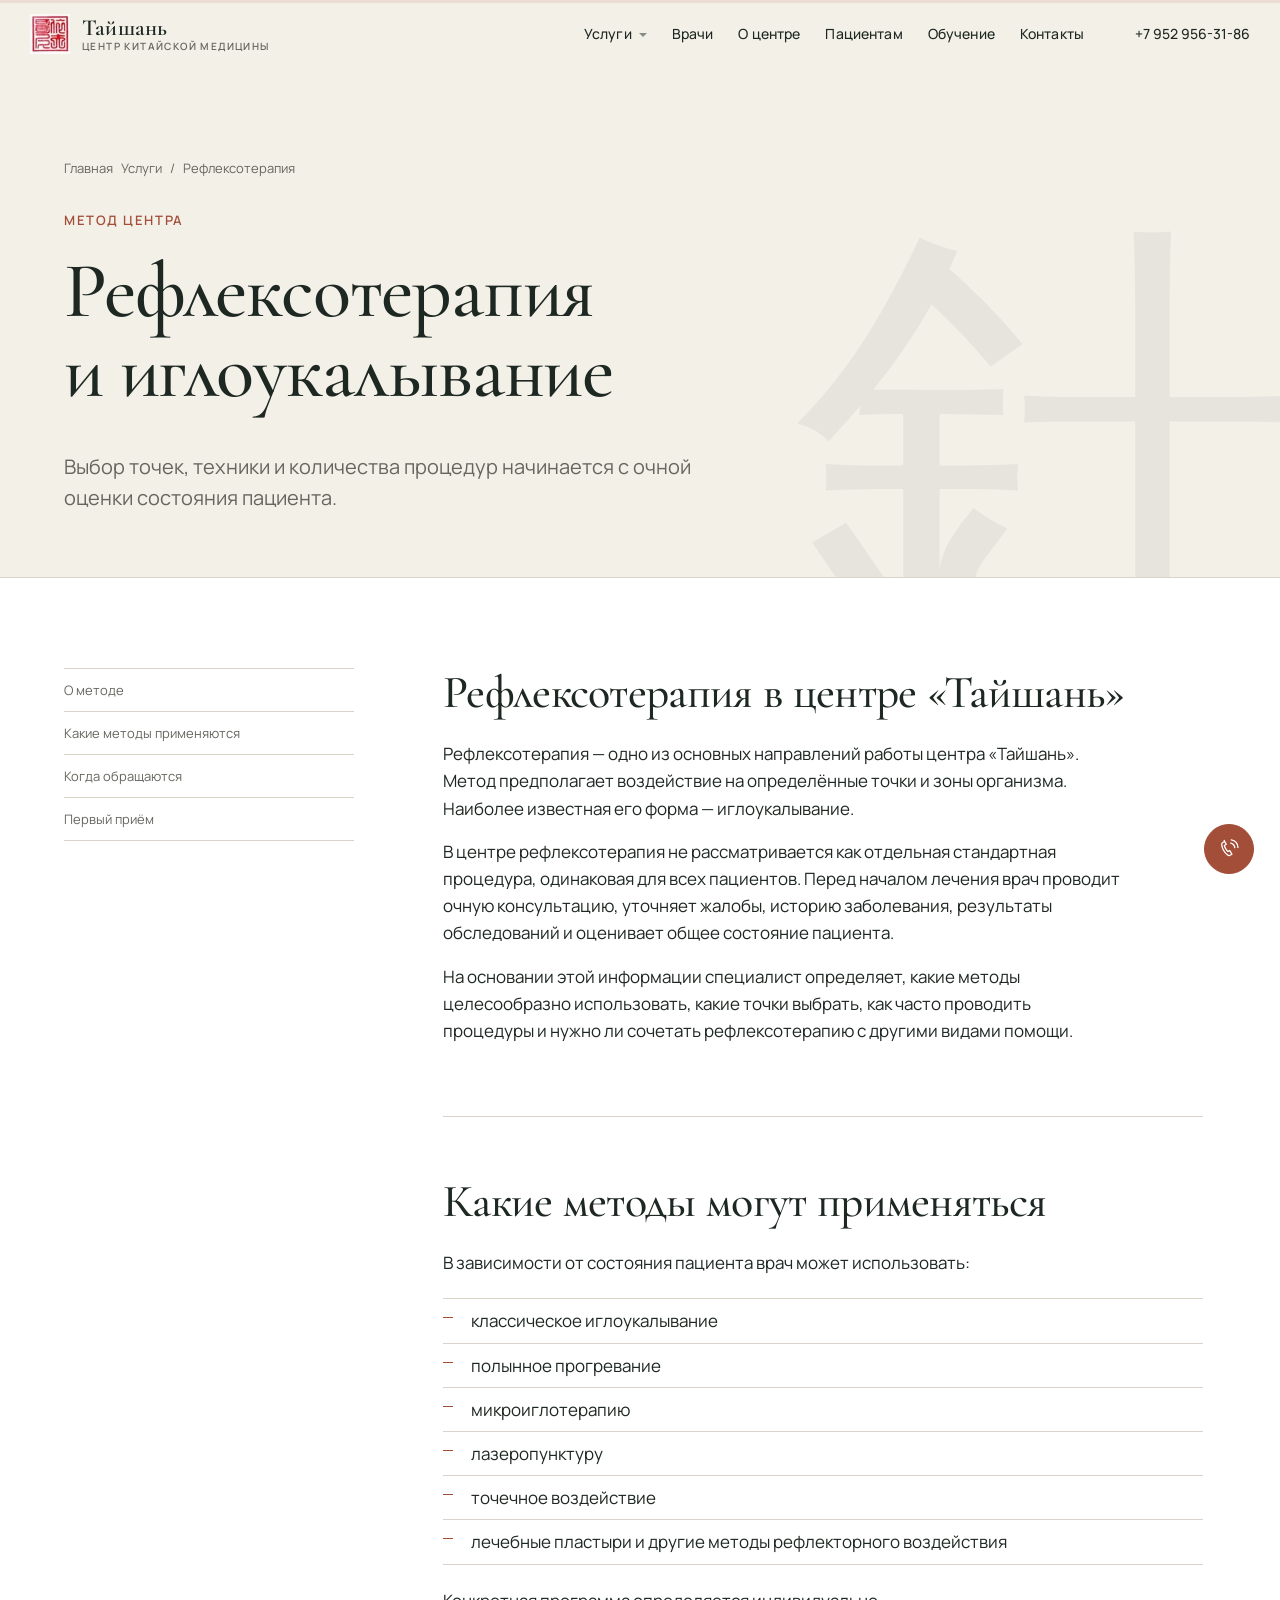
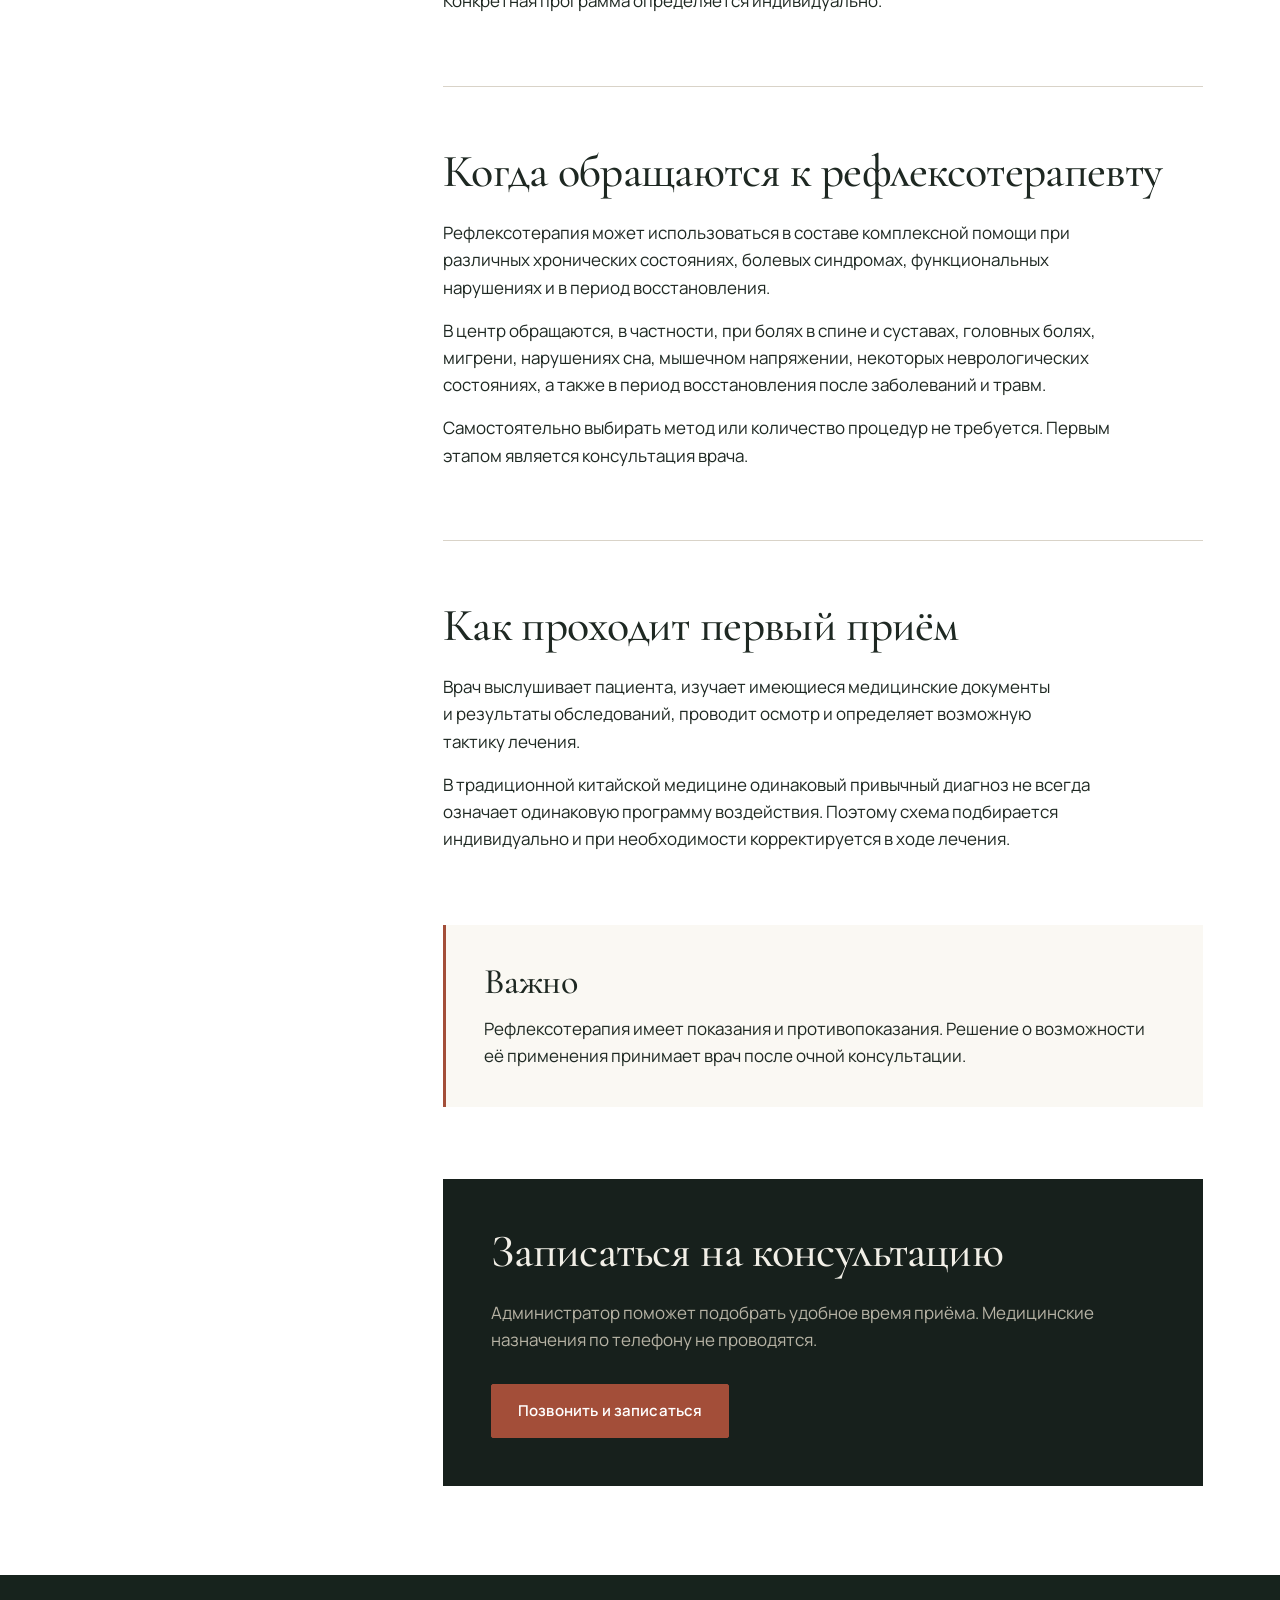
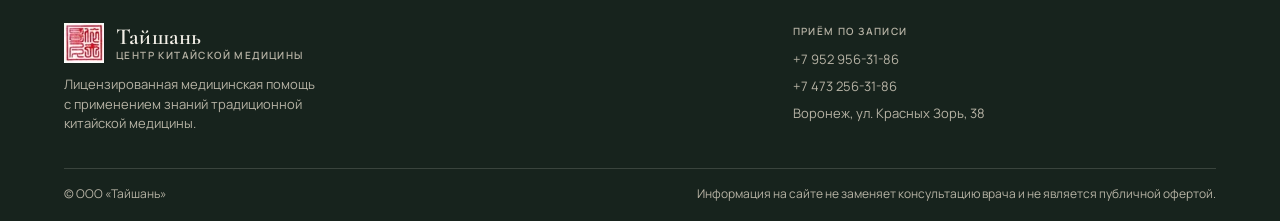
<file: reflexotherapy.html>
<!doctype html><html lang="ru"><head><meta charset="utf-8"><meta name="viewport" content="width=device-width,initial-scale=1"><title>Рефлексотерапия и иглоукалывание — «Тайшань»</title><meta name="description" content="Рефлексотерапия и иглоукалывание в центре китайской медицины «Тайшань» в Воронеже: методы, показания и порядок первого приёма."><link rel="icon" href="assets/images/brand-mark.webp" type="image/webp"><link rel="preconnect" href="https://fonts.googleapis.com"><link rel="preconnect" href="https://fonts.gstatic.com" crossorigin><link rel="stylesheet" href="https://fonts.googleapis.com/css2?family=Cormorant+Garamond:ital,wght@0,500;0,600;1,500&family=Manrope:wght@400;500;600;700&display=swap"><link rel="stylesheet" href="styles.css"></head>
<body><a class="skip-link" href="#main">К содержанию</a>  <header class="site-header">
    <div class="container header-inner">
      <a class="brand" href="index.html" aria-label="Тайшань — на главную">
        <img src="assets/images/brand-mark.webp" alt="" width="40" height="40">
        <span class="brand-text"><strong>Тайшань</strong><span>центр китайской медицины</span></span>
      </a>
      <nav class="nav" aria-label="Основная навигация">
        <span class="nav-group">
          <a href="services.html">Услуги</a>
          <span class="nav-drop">
            <a href="reflexotherapy.html" aria-current="page">Рефлексотерапия и иглоукалывание</a>
            <a href="phytotherapy.html">Китайская фитотерапия</a>
            <a href="manual-therapy.html">Мануальная терапия</a>
            <a href="medical-massage.html">Медицинский массаж</a>
            <a href="additional-methods.html">Дополнительные методы</a>
          </span>
        </span>
        <a href="index.html#team">Врачи</a>
        <a href="about.html">О центре</a>
        <a href="patients.html">Пациентам</a>
        <a href="education.html">Обучение</a>
        <a href="index.html#contacts">Контакты</a>
      </nav>
      <a class="header-phone" href="tel:+79529563186">+7 952 956-31-86</a>
      <button class="menu-toggle" type="button" aria-expanded="false" aria-label="Открыть меню"><span></span></button>
    </div>
  </header>
<main id="main"><section class="page-hero"><div class="glyph" aria-hidden="true">針</div><div class="container"><div class="breadcrumb"><a href="index.html">Главная</a><a href="services.html">Услуги</a><span>Рефлексотерапия</span></div><p class="eyebrow">Метод центра</p><h1>Рефлексотерапия и иглоукалывание</h1><p class="lead">Выбор точек, техники и количества процедур начинается с очной оценки состояния пациента.</p></div></section>
<section class="section section--white"><div class="container service-article"><aside class="service-toc" aria-label="Содержание страницы"><a href="#about">О методе</a><a href="#methods">Какие методы применяются</a><a href="#reasons">Когда обращаются</a><a href="#first-visit">Первый приём</a></aside><article class="service-prose">
<section id="about" data-reveal><h2>Рефлексотерапия в центре «Тайшань»</h2><p>Рефлексотерапия — одно из основных направлений работы центра «Тайшань». Метод предполагает воздействие на определённые точки и зоны организма. Наиболее известная его форма — иглоукалывание.</p><p>В центре рефлексотерапия не рассматривается как отдельная стандартная процедура, одинаковая для всех пациентов. Перед началом лечения врач проводит очную консультацию, уточняет жалобы, историю заболевания, результаты обследований и оценивает общее состояние пациента.</p><p>На основании этой информации специалист определяет, какие методы целесообразно использовать, какие точки выбрать, как часто проводить процедуры и нужно ли сочетать рефлексотерапию с другими видами помощи.</p></section>
<section id="methods" data-reveal><h2>Какие методы могут применяться</h2><p>В зависимости от состояния пациента врач может использовать:</p><ul><li>классическое иглоукалывание</li><li>полынное прогревание</li><li>микроиглотерапию</li><li>лазеропунктуру</li><li>точечное воздействие</li><li>лечебные пластыри и другие методы рефлекторного воздействия</li></ul><p>Конкретная программа определяется индивидуально.</p></section>
<section id="reasons" data-reveal><h2>Когда обращаются к рефлексотерапевту</h2><p>Рефлексотерапия может использоваться в составе комплексной помощи при различных хронических состояниях, болевых синдромах, функциональных нарушениях и в период восстановления.</p><p>В центр обращаются, в частности, при болях в спине и суставах, головных болях, мигрени, нарушениях сна, мышечном напряжении, некоторых неврологических состояниях, а также в период восстановления после заболеваний и травм.</p><p>Самостоятельно выбирать метод или количество процедур не требуется. Первым этапом является консультация врача.</p></section>
<section id="first-visit" data-reveal><h2>Как проходит первый приём</h2><p>Врач выслушивает пациента, изучает имеющиеся медицинские документы и результаты обследований, проводит осмотр и определяет возможную тактику лечения.</p><p>В традиционной китайской медицине одинаковый привычный диагноз не всегда означает одинаковую программу воздействия. Поэтому схема подбирается индивидуально и при необходимости корректируется в ходе лечения.</p></section>
<aside class="service-warning" data-reveal><h2>Важно</h2><p>Рефлексотерапия имеет показания и противопоказания. Решение о возможности её применения принимает врач после очной консультации.</p></aside><div class="service-booking" data-reveal><h2>Записаться на консультацию</h2><p>Администратор поможет подобрать удобное время приёма. Медицинские назначения по телефону не проводятся.</p><a class="button" href="tel:+79529563186">Позвонить и записаться</a></div></article></div></section></main>
  <footer class="site-footer">
    <div class="container">
      <div class="footer-grid">
        <div class="footer-brand">
          <a class="brand" href="index.html" aria-label="Тайшань — на главную">
            <img src="assets/images/brand-mark.webp" alt="" width="40" height="40">
            <span class="brand-text"><strong>Тайшань</strong><span>центр китайской медицины</span></span>
          </a>
          <p>Лицензированная медицинская помощь с применением знаний традиционной китайской медицины.</p>
        </div>
        <div>
          <p class="footer-title">Приём по записи</p>
          <div class="footer-links"><a href="tel:+79529563186">+7 952 956-31-86</a><a href="tel:+74732563186">+7 473 256-31-86</a><a href="index.html#contacts">Воронеж, ул. Красных Зорь, 38</a></div>
        </div>
      </div>
      <div class="footer-bottom">
        <span>© ООО «Тайшань»</span>
        <span>Информация на сайте не заменяет консультацию врача и не является публичной офертой.</span>
      </div>
    </div>
  </footer><script src="script.js"></script></body></html>
</file>
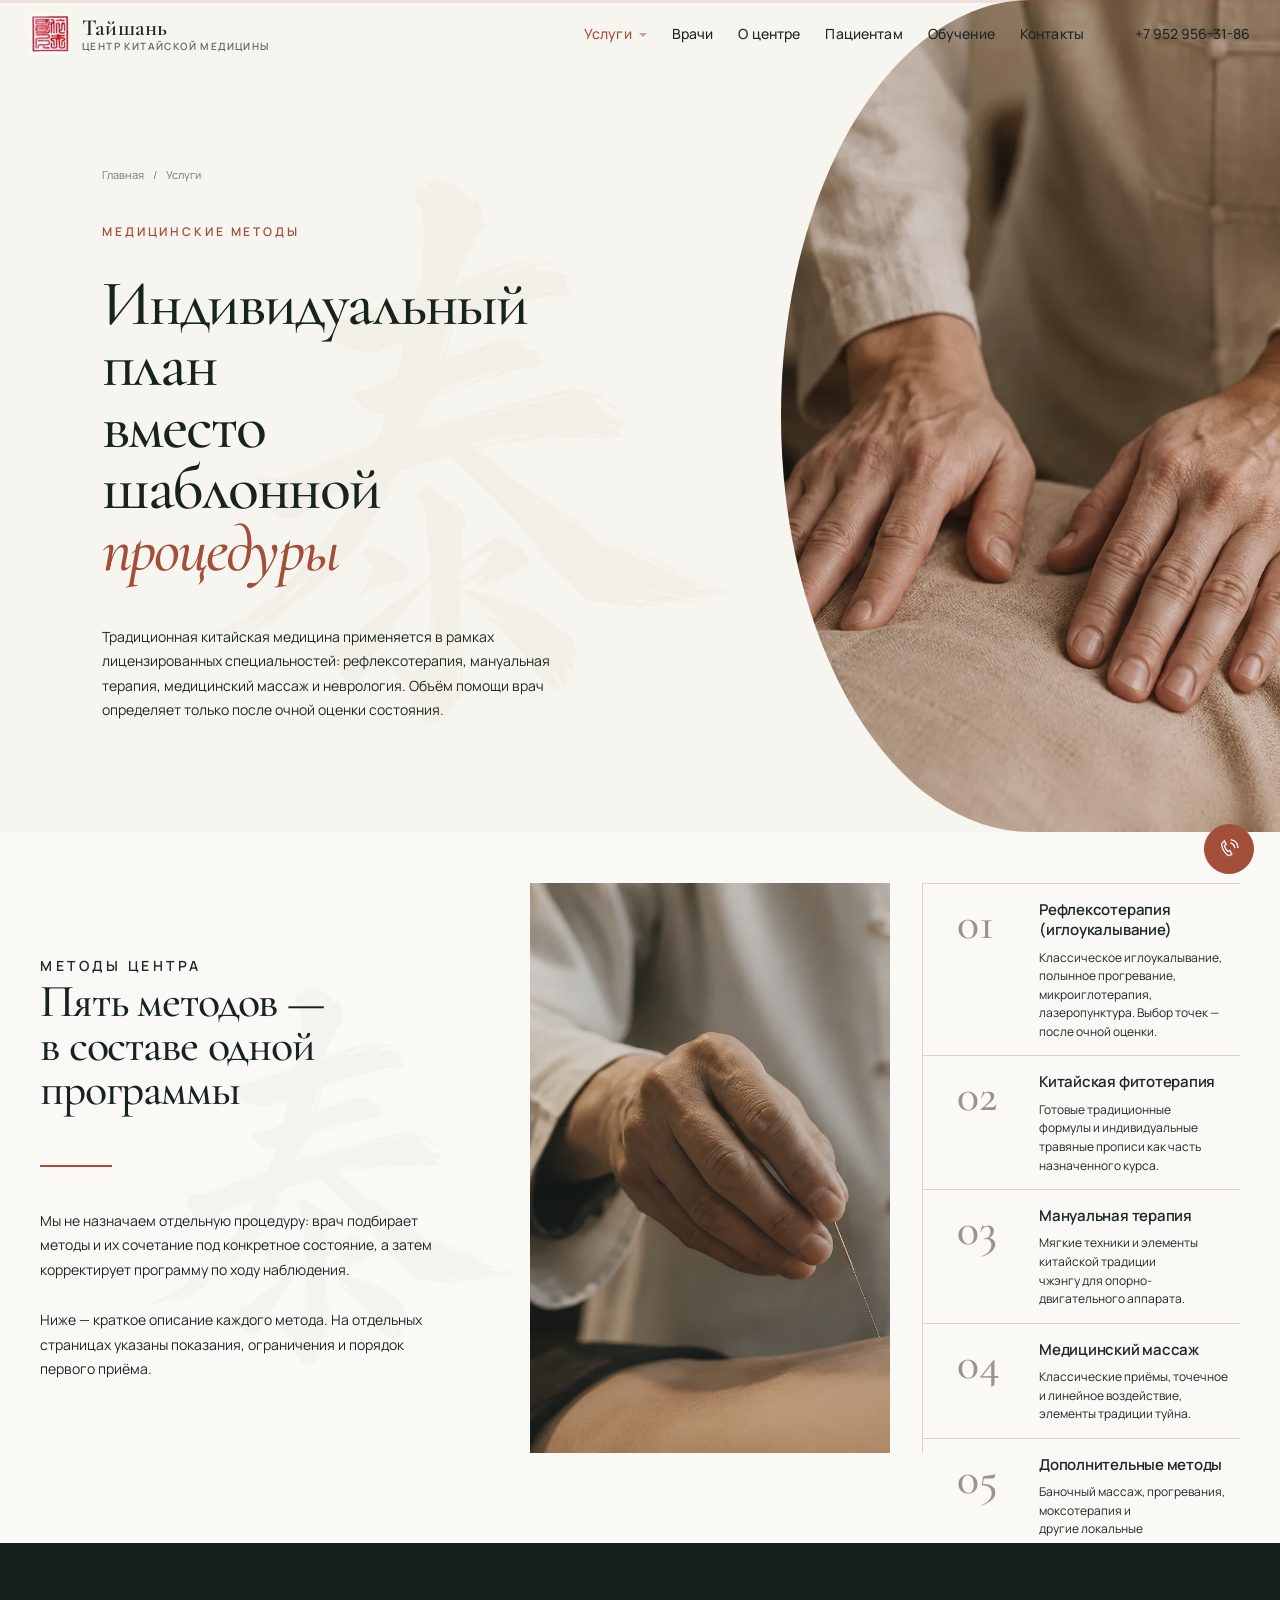
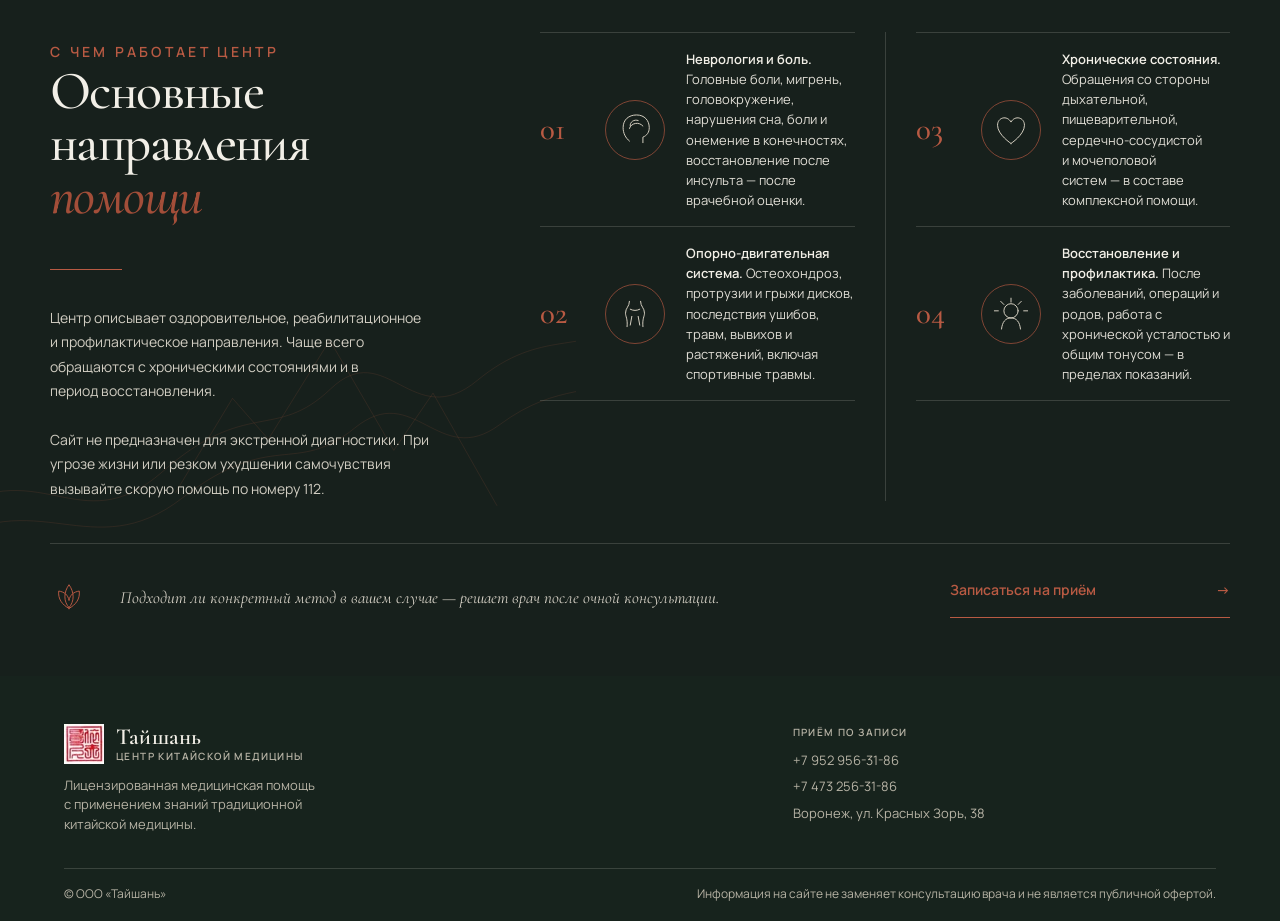
<file: services.html>
<!doctype html>
<html lang="ru">
<head>
  <meta charset="utf-8">
  <meta name="viewport" content="width=device-width, initial-scale=1">
  <title>Методы и услуги — центр «Тайшань»</title>
  <meta name="description" content="Рефлексотерапия и иглоукалывание, китайская фитотерапия, мануальная терапия, медицинский массаж и дополнительные методы центра «Тайшань» в Воронеже. Направления помощи и порядок приёма.">
  <meta name="theme-color" content="#17201c">
  <link rel="icon" href="assets/images/brand-mark.webp" type="image/webp">
  <link rel="preconnect" href="https://fonts.googleapis.com">
  <link rel="preconnect" href="https://fonts.gstatic.com" crossorigin>
  <link rel="stylesheet" href="https://fonts.googleapis.com/css2?family=Cormorant+Garamond:ital,wght@0,500;0,600;1,500&family=Manrope:wght@400;500;600;700&display=swap">
  <link rel="stylesheet" href="styles.css">
</head>
<body class="editorial-page">
  <a class="skip-link" href="#main">К содержанию</a>
  <header class="site-header">
    <div class="container header-inner">
      <a class="brand" href="index.html" aria-label="Тайшань — на главную">
        <img src="assets/images/brand-mark.webp" alt="" width="40" height="40">
        <span class="brand-text"><strong>Тайшань</strong><span>центр китайской медицины</span></span>
      </a>
      <nav class="nav" aria-label="Основная навигация">
        <span class="nav-group">
          <a href="services.html" aria-current="page">Услуги</a>
          <span class="nav-drop">
            <a href="reflexotherapy.html">Рефлексотерапия и иглоукалывание</a>
            <a href="phytotherapy.html">Китайская фитотерапия</a>
            <a href="manual-therapy.html">Мануальная терапия</a>
            <a href="medical-massage.html">Медицинский массаж</a>
            <a href="additional-methods.html">Дополнительные методы</a>
          </span>
        </span>
        <a href="index.html#team">Врачи</a>
        <a href="about.html">О центре</a>
        <a href="patients.html">Пациентам</a>
        <a href="education.html">Обучение</a>
        <a href="index.html#contacts">Контакты</a>
      </nav>
      <a class="header-phone" href="tel:+79529563186">+7 952 956-31-86</a>
      <button class="menu-toggle" type="button" aria-expanded="false" aria-label="Открыть меню"><span></span></button>
    </div>
  </header>

  <main id="main">
    <section class="inner-hero">
      <img class="inner-hero-symbol" src="assets/images/hero-calligraphy.webp" alt="" aria-hidden="true">
      <div class="inner-hero-inner">
        <div class="inner-hero-copy" data-reveal>
          <div class="editorial-breadcrumb"><a href="index.html">Главная</a><span>Услуги</span></div>
          <p class="screen-kicker">Медицинские методы</p>
          <h1>Индивидуальный план<br>вместо шаблонной<br><em>процедуры</em></h1>
          <p>Традиционная китайская медицина применяется в рамках лицензированных специальностей: рефлексотерапия, мануальная терапия, медицинский массаж и неврология. Объём помощи врач определяет только после очной оценки состояния.</p>
        </div>
        <figure class="inner-hero-photo media-zoom" data-reveal>
          <img src="assets/images/05_massage.webp" alt="Сеанс лечебного массажа в центре «Тайшань»" width="1448" height="1086">
        </figure>
      </div>
    </section>

    <section class="methods-screen methods-screen--hub" id="methods">
      <div class="methods-screen-inner">
        <div class="methods-copy" data-reveal>
          <img class="methods-symbol" src="assets/images/hero-calligraphy.webp" alt="" aria-hidden="true">
          <p class="methods-kicker">Методы центра</p>
          <h2>Пять методов —<br>в составе одной<br>программы</h2>
          <span class="methods-accent" aria-hidden="true"></span>
          <p>Мы не назначаем отдельную процедуру: врач подбирает методы и их сочетание под конкретное состояние, а затем корректирует программу по ходу наблюдения.</p>
          <p>Ниже — краткое описание каждого метода. На отдельных страницах указаны показания, ограничения и порядок первого приёма.</p>
        </div>

        <figure class="methods-photo media-zoom" data-reveal>
          <img src="assets/images/hero.webp" alt="Сеанс иглоукалывания в центре «Тайшань»" width="1536" height="1024">
        </figure>

        <div class="methods-list" data-reveal>
          <a class="method-row" href="reflexotherapy.html"><span>01</span><div><h3>Рефлексотерапия<br>(иглоукалывание)</h3><p>Классическое иглоукалывание, полынное прогревание, микроиглотерапия, лазеропунктура. Выбор точек — после очной оценки.</p></div></a>
          <a class="method-row" href="phytotherapy.html"><span>02</span><div><h3>Китайская фитотерапия</h3><p>Готовые традиционные формулы и индивидуальные травяные прописи как часть назначенного курса.</p></div></a>
          <a class="method-row" href="manual-therapy.html"><span>03</span><div><h3>Мануальная терапия</h3><p>Мягкие техники и элементы китайской традиции чжэнгу для опорно-двигательного аппарата.</p></div></a>
          <a class="method-row" href="medical-massage.html"><span>04</span><div><h3>Медицинский массаж</h3><p>Классические приёмы, точечное и линейное воздействие, элементы традиции туйна.</p></div></a>
          <a class="method-row" href="additional-methods.html"><span>05</span><div><h3>Дополнительные методы</h3><p>Баночный массаж, прогревания, моксотерапия и другие локальные методы традиционной китайской медицины.</p></div></a>
        </div>
      </div>
    </section>

    <section class="conditions-screen" id="directions">
      <svg class="conditions-landscape" viewBox="0 0 720 430" aria-hidden="true"><path d="M-30 330C90 245 136 362 235 275s132-35 197-97 96 53 172-10 126-28 168-70"/><path d="M-30 365C86 285 152 388 258 306s132-25 202-82 98 49 170-4 111-28 153-65"/><path d="M250 300l67-111 42 48 72-116 75 129 46-67 75 132"/></svg>
      <div class="conditions-inner">
        <div class="conditions-heading" data-reveal>
          <p class="screen-kicker">С чем работает центр</p>
          <h2>Основные<br>направления<br><em>помощи</em></h2>
          <span class="conditions-accent" aria-hidden="true"></span>
          <p>Центр описывает оздоровительное, реабилитационное и профилактическое направления. Чаще всего обращаются с хроническими состояниями и в период восстановления.</p>
          <p class="conditions-note">Сайт не предназначен для экстренной диагностики. При угрозе жизни или резком ухудшении самочувствия вызывайте скорую помощь по номеру 112.</p>
        </div>
        <div class="conditions-catalog" data-reveal>
          <div class="conditions-column">
            <article><strong>01</strong><span class="condition-icon"><svg viewBox="0 0 48 48"><path d="M17 38c-5-4-8-10-8-17C9 11 16 5 26 5s16 7 16 16c0 6-3 10-8 12v7M17 22c2-7 12-9 17-3M18 19c-1-5 5-9 10-7"/></svg></span><p><b>Неврология и боль.</b> Головные боли, мигрень, головокружение, нарушения сна, боли и онемение в конечностях, восстановление после инсульта — после врачебной оценки.</p></article>
            <article><strong>02</strong><span class="condition-icon"><svg viewBox="0 0 48 48"><path d="M17 8c0 7-5 8-5 15 0 4 3 7 2 17M31 8c0 7 5 8 5 15 0 4-3 7-2 17M18 18c4 2 8 2 12 0M20 27l-2 11M28 27l2 11"/></svg></span><p><b>Опорно-двигательная система.</b> Остеохондроз, протрузии и грыжи дисков, последствия ушибов, травм, вывихов и растяжений, включая спортивные травмы.</p></article>
          </div>
          <div class="conditions-column">
            <article><strong>03</strong><span class="condition-icon"><svg viewBox="0 0 48 48"><path d="M24 41S7 30 7 18c0-10 12-13 17-4 5-9 17-6 17 4 0 12-17 23-17 23z"/></svg></span><p><b>Хронические состояния.</b> Обращения со стороны дыхательной, пищеварительной, сердечно-сосудистой и мочеполовой систем — в составе комплексной помощи.</p></article>
            <article><strong>04</strong><span class="condition-icon"><svg viewBox="0 0 48 48"><circle cx="24" cy="20" r="9"/><path d="M12 43c1-9 5-14 12-14s11 5 12 14M24 4v5M8 20H3M45 20h-5M11 8l4 4M37 8l-4 4"/></svg></span><p><b>Восстановление и профилактика.</b> После заболеваний, операций и родов, работа с хронической усталостью и общим тонусом — в пределах показаний.</p></article>
          </div>
        </div>
        <div class="conditions-footer" data-reveal>
          <span class="conditions-lotus" aria-hidden="true"><svg viewBox="0 0 48 48"><path d="M24 41c-9-5-14-12-13-22 7 1 12 5 13 12 1-7 6-11 13-12 1 10-4 17-13 22zM24 40c-7-8-7-19 0-29 7 10 7 21 0 29z"/></svg></span>
          <p>Подходит ли конкретный метод в вашем случае — решает врач после очной консультации.</p>
          <a class="editorial-link editorial-link--light" href="tel:+79529563186"><span>Записаться на приём</span><span aria-hidden="true">→</span></a>
        </div>
      </div>
    </section>
  </main>

  <footer class="site-footer">
    <div class="container">
      <div class="footer-grid">
        <div class="footer-brand">
          <a class="brand" href="index.html" aria-label="Тайшань — на главную">
            <img src="assets/images/brand-mark.webp" alt="" width="40" height="40">
            <span class="brand-text"><strong>Тайшань</strong><span>центр китайской медицины</span></span>
          </a>
          <p>Лицензированная медицинская помощь с применением знаний традиционной китайской медицины.</p>
        </div>
        <div>
          <p class="footer-title">Приём по записи</p>
          <div class="footer-links"><a href="tel:+79529563186">+7 952 956-31-86</a><a href="tel:+74732563186">+7 473 256-31-86</a><a href="index.html#contacts">Воронеж, ул. Красных Зорь, 38</a></div>
        </div>
      </div>
      <div class="footer-bottom">
        <span>© ООО «Тайшань»</span>
        <span>Информация на сайте не заменяет консультацию врача и не является публичной офертой.</span>
      </div>
    </div>
  </footer>
  <script src="script.js"></script>
</body>
</html>
</file>
<file: styles.css>
/* Тайшань — центр китайской медицины. Дизайн-система: Cormorant Garamond + Manrope,
   молочный фон, зелёно-графитовый, терракотовый акцент. Без градиентов и теней,
   радиусы 0–2px, воздух и крупная типографика. */

:root {
  --paper: #f3f0e8;
  --paper-soft: #faf8f3;
  --greige: #ece6d9;
  --white: #fff;
  --graphite: #17231d;
  --dark: #17201c;
  --ink: #1e2822;
  --ink-soft: #66665f;
  --terra: #a34e39;
  --terra-hover: #893e2d;
  --dark-accent: #b85a43;
  --line: #d9d3c8;
  --line-dark: rgba(242, 239, 231, 0.16);
  --ornament: #e5e0d5;
  --dark-text: #f2efe7;
  --dark-text-soft: #b7b3a5;

  --serif: "Cormorant Garamond", Georgia, "Times New Roman", serif;
  --sans: "Manrope", "Segoe UI", system-ui, Arial, sans-serif;

  --container: min(1280px, 100% - clamp(40px, 10vw, 160px));
  --narrow-w: min(760px, 100% - clamp(40px, 10vw, 160px));
}

*, *::before, *::after { box-sizing: border-box; }
html { scroll-behavior: smooth; -webkit-text-size-adjust: 100%; overflow-x: clip; }
body {
  margin: 0;
  overflow-x: clip;
  background: var(--paper);
  color: var(--ink);
  font-family: var(--sans);
  font-size: 17px;
  line-height: 1.6;
  -webkit-font-smoothing: antialiased;
  text-rendering: optimizeLegibility;
}
body.menu-open { overflow: hidden; }
img { display: block; max-width: 100%; }
a { color: inherit; text-decoration: none; }
button { font: inherit; color: inherit; }
::selection { background: var(--terra); color: var(--paper); }
section[id] { scroll-margin-top: 96px; }

h1, h2, h3, h4 {
  margin: 0 0 .5em;
  font-family: var(--serif);
  font-weight: 500;
  line-height: 1.05;
  letter-spacing: -0.015em;
  text-wrap: balance;
}
h1 { font-size: clamp(44px, 3rem + 2.4vw, 82px); line-height: 1.02; }
h2 { font-size: clamp(38px, 2.4rem + 1.9vw, 60px); }
h3 { font-size: clamp(24px, 1.4rem + 1vw, 34px); line-height: 1.14; }
p { margin: 0 0 1rem; text-wrap: pretty; }
p:last-child { margin-bottom: 0; }

.container { width: var(--container); margin-inline: auto; }
.narrow { width: var(--narrow-w); margin-inline: auto; }

.eyebrow {
  margin: 0 0 20px;
  color: var(--terra);
  font-size: 13px;
  font-weight: 600;
  letter-spacing: 0.12em;
  text-transform: uppercase;
}
.lead {
  max-width: 46ch;
  color: var(--ink-soft);
  font-size: clamp(18px, 1rem + .4vw, 20px);
  line-height: 1.55;
}
.muted { color: var(--ink-soft); }

/* --- секции и чередование фонов --- */
.section { padding: clamp(64px, 7vw, 104px) 0; }
.section-sm { padding: clamp(56px, 6vw, 88px) 0; }
.section--tight { padding: clamp(56px, 6vw, 88px) 0; }
.section--paper { background: var(--paper); }
.section--soft { background: var(--paper-soft); }
.section--white { background: var(--white); }
.section--greige { background: var(--greige); }
.section--dark { background: var(--dark); color: var(--dark-text); }
.section--dark :is(h1, h2, h3, h4) { color: var(--dark-text); }
.section--dark .eyebrow { color: var(--dark-accent); }
.section--dark :is(.lead, .muted) { color: var(--dark-text-soft); }

.section-head { margin-bottom: clamp(40px, 5vw, 64px); }
.section-head h2 { max-width: 20ch; margin-bottom: 0; }
.section-head .eyebrow { margin-bottom: 16px; }

/* --- кнопки и ссылки-стрелки --- */
.button {
  --_bg: var(--terra);
  display: inline-flex;
  align-items: center;
  justify-content: center;
  gap: 10px;
  min-height: 54px;
  padding: 0 26px;
  border: 1px solid var(--_bg);
  border-radius: 2px;
  background: var(--_bg);
  color: var(--white);
  font-size: 15px;
  font-weight: 600;
  letter-spacing: 0.01em;
  transition: background .25s, border-color .25s, color .25s;
}
.button:hover:not(:disabled) { --_bg: var(--terra-hover); }
.button--ghost { --_bg: transparent; border-color: currentColor; color: inherit; }
.button--ghost:hover:not(:disabled) { color: var(--terra); }
.section--dark .button--ghost:hover:not(:disabled) { color: var(--dark-accent); }

.link-arrow {
  display: inline-flex;
  align-items: center;
  gap: 12px;
  color: var(--terra);
  font-size: 15px;
  font-weight: 600;
  letter-spacing: 0.01em;
}
.section--dark .link-arrow { color: var(--dark-accent); }
.link-arrow::before {
  content: "";
  order: 1;
  width: clamp(28px, 7vw, 64px);
  height: 1px;
  background: currentColor;
  transition: width .3s ease;
}
.link-arrow::after { content: "\2192"; order: 2; margin-left: -4px; }
.link-arrow:hover::before { width: clamp(44px, 9vw, 92px); }

/* --- шапка --- */
.skip-link {
  position: fixed;
  top: 8px;
  left: 8px;
  z-index: 200;
  padding: 10px 16px;
  background: var(--white);
  border: 1px solid var(--line);
  transform: translateY(-160%);
}
.skip-link:focus { transform: none; }

.site-header {
  position: fixed;
  top: 0;
  left: 0;
  right: 0;
  z-index: 100;
  background: transparent;
  transition: background-color .28s ease;
}
.site-header.is-scrolled { background: rgba(255, 255, 255, .96); }
@supports (backdrop-filter: blur(1px)) {
  .site-header { background: transparent; backdrop-filter: none; }
  .site-header.is-scrolled { background: rgba(255, 255, 255, .9); backdrop-filter: blur(10px); }
}
.header-inner { width: 100%; max-width: 1320px; min-height: 68px; margin-inline: auto; padding-inline: 30px; display: flex; align-items: center; gap: 26px; }
.brand { display: flex; align-items: center; gap: 12px; margin-right: auto; }
.brand img { width: 40px; height: 40px; }
.brand-text { display: grid; line-height: 1.1; }
.brand-text strong { font-family: var(--serif); font-size: 23px; font-weight: 600; letter-spacing: 0.01em; }
.brand-text span { color: var(--ink-soft); font-size: 10px; font-weight: 600; letter-spacing: 0.14em; text-transform: uppercase; }
.nav { display: flex; align-items: center; gap: 25px; }
.nav a { font-size: 14px; font-weight: 500; letter-spacing: 0.01em; }
.nav a:hover, .nav a[aria-current="page"] { color: var(--terra); }
.nav-group { position: relative; display: flex; align-items: center; }
.nav-group > a::after { content: ""; display: inline-block; margin-left: 7px; border: 4px solid transparent; border-top-color: currentColor; border-bottom: 0; opacity: .5; vertical-align: middle; transition: transform .2s ease; }
.nav-group:hover > a::after, .nav-group:focus-within > a::after { transform: rotate(180deg); }
.nav-drop {
  position: absolute; top: 100%; left: 50%; z-index: 20;
  display: grid; gap: 2px; min-width: 268px; padding: 12px;
  background: var(--white); border: 1px solid var(--line);
  box-shadow: 0 26px 60px -28px rgba(20, 20, 20, .4);
  opacity: 0; visibility: hidden; pointer-events: none;
  transform: translateX(-50%) translateY(8px);
  transition: opacity .2s ease, transform .2s ease, visibility .2s;
}
.nav-drop::before { content: ""; position: absolute; left: 0; right: 0; top: -12px; height: 12px; }
.nav-group:hover .nav-drop, .nav-group:focus-within .nav-drop {
  opacity: 1; visibility: visible; pointer-events: auto; transform: translateX(-50%) translateY(0);
}
.nav-drop a { padding: 9px 12px; font-size: 13px; line-height: 1.3; white-space: nowrap; border-radius: 3px; color: var(--ink); }
.nav-drop a:hover, .nav-drop a[aria-current="page"] { background: var(--paper); color: var(--terra); }
.header-phone { margin-left: 25px; font-size: 14px; font-weight: 500; white-space: nowrap; }
.header-phone:hover { color: var(--terra); }
.menu-toggle { display: none; width: 44px; height: 44px; border: 1px solid var(--line); background: transparent; }
.menu-toggle span, .menu-toggle::before, .menu-toggle::after {
  content: "";
  display: block;
  width: 18px;
  height: 1.5px;
  margin: 4px auto;
  background: currentColor;
  transition: transform .25s, opacity .25s;
}
.menu-toggle[aria-expanded="true"] span { opacity: 0; }
.menu-toggle[aria-expanded="true"]::before { transform: translateY(5.5px) rotate(45deg); }
.menu-toggle[aria-expanded="true"]::after { transform: translateY(-5.5px) rotate(-45deg); }

/* --- декоративная система: иероглиф, печать --- */
.glyph {
  position: absolute;
  font-family: var(--serif);
  font-weight: 500;
  line-height: 1;
  color: var(--graphite);
  opacity: 0.05;
  user-select: none;
  pointer-events: none;
  z-index: 0;
}
.section--dark .glyph { color: var(--dark-text); opacity: 0.06; }
.seal {
  display: inline-grid;
  place-items: center;
  width: 42px;
  height: 42px;
  flex: none;
  background: var(--terra);
  color: var(--paper);
  font-family: var(--serif);
  font-size: 22px;
  font-weight: 600;
  transform: rotate(-3deg);
}

/* --- медиа / плейсхолдеры под фото --- */
.media { position: relative; overflow: hidden; background: var(--ornament); }
.media img { width: 100%; height: 100%; object-fit: cover; filter: saturate(.82) contrast(.98); }
.media--placeholder { display: grid; place-items: center; padding: 32px; border: 1px solid var(--line); text-align: center; }
.media--placeholder p {
  margin: 0;
  max-width: 24ch;
  color: var(--ink-soft);
  font-size: 12px;
  font-weight: 600;
  letter-spacing: 0.1em;
  text-transform: uppercase;
  line-height: 1.8;
}
.media-zoom img { transform: scale(1.03); transition: transform .8s ease; }
.media-zoom.is-visible img { transform: none; }

/* --- hero: editorial split with a diagonal photographic field --- */
.hero {
  position: relative;
  min-height: 100vh;
  min-height: 100svh;
  overflow: hidden;
  background: #f7f5ef;
}
.hero-inner {
  display: flex;
  align-items: center;
  width: 100%;
  max-width: 1440px;
  min-height: 100vh;
  min-height: 100svh;
  margin: 0 auto;
  padding: 20px 0 50px clamp(90px, 11.5vw, 200px);
}
.hero-symbol {
  position: absolute;
  z-index: 1;
  left: 38%;
  top: 53%;
  width: min(760px, 58vw);
  height: auto;
  opacity: .045;
  transform: translate(-50%, -50%);
  pointer-events: none;
}
.hero-content {
  position: relative;
  z-index: 3;
  width: 570px;
  max-width: 570px;
}
.hero-kicker {
  margin: 0 0 42px;
  color: var(--terra);
  font-size: 13px;
  font-weight: 600;
  letter-spacing: .12em;
  text-transform: uppercase;
}
.hero-title {
  max-width: none;
  margin: 0;
  color: #17231d;
  font-family: var(--serif);
  font-size: clamp(68px, 4.7vw, 82px);
  font-weight: 500;
  line-height: .96;
  letter-spacing: -.025em;
  text-wrap: nowrap;
}
.hero-subtitle {
  margin: 6px 0 0;
  color: #a34e39;
  font-family: var(--serif);
  font-size: 37px;
  font-style: italic;
  font-weight: 400;
  line-height: 1;
}
.hero-description {
  margin: 52px 0 0;
  color: var(--ink);
  font-size: 15px;
  line-height: 1.65;
}
.hero-action-wrap { margin-top: 38px; }
.hero-cta {
  display: flex;
  justify-content: space-between;
  align-items: center;
  width: 270px;
  padding-bottom: 18px;
  border-bottom: 1px solid #a34e39;
  color: #a34e39;
  font-size: 15px;
  font-weight: 500;
}
.hero-cta span:last-child { font-size: 22px; line-height: 1; transition: transform .25s ease; }
.hero-cta:hover span:last-child { transform: translateX(5px); }
.hero-photo {
  position: absolute;
  z-index: 2;
  right: 0;
  top: 0;
  width: 42%;
  height: 100%;
  margin: 0;
  overflow: hidden;
  clip-path: ellipse(120% 145% at 120% 100%);
}
.hero-photo::after {
  content: "";
  position: absolute;
  z-index: 1;
  top: 0;
  right: 0;
  left: 0;
  height: 150px;
  background: linear-gradient(180deg, rgba(247, 245, 239, .62) 0%, rgba(247, 245, 239, .24) 58%, rgba(247, 245, 239, 0) 100%);
  pointer-events: none;
}
.hero-photo img {
  width: 100%;
  height: 100%;
  object-fit: cover;
  object-position: 52% center;
  filter: saturate(.78) contrast(.94) brightness(.95);
}

/* --- факты --- */
.facts { display: grid; grid-template-columns: repeat(4, 1fr); }
.fact { padding-left: 28px; border-left: 1px solid var(--line-dark); }
.fact:first-child { padding-left: 0; border-left: 0; }
.fact strong {
  display: block;
  font-family: var(--serif);
  font-size: clamp(40px, 4vw, 56px);
  font-weight: 500;
  line-height: 1;
  color: var(--dark-accent);
}
.fact span { display: block; margin-top: 12px; color: var(--dark-text-soft); font-size: 14px; line-height: 1.45; }

/* --- второй экран: традиция и медицинская практика --- */
.tradition-screen {
  position: relative;
  min-height: min(100vh, 960px);
  overflow: hidden;
  background: #102019;
}
.tradition-photo {
  position: absolute;
  inset: 0 auto 0 0;
  z-index: 1;
  width: clamp(150px, 12vw, 210px);
  overflow: hidden;
  clip-path: ellipse(150% 90% at 0 50%);
}
.tradition-photo img { width: auto; max-width: none; height: 100%; filter: saturate(.58) contrast(.9) brightness(.9); }
.tradition-brush {
  position: absolute;
  z-index: 1;
  right: -7%;
  top: 48%;
  width: min(680px, 47vw);
  opacity: .035;
  transform: translateY(-50%) rotate(-9deg);
  pointer-events: none;
}
.tradition-inner {
  position: relative;
  z-index: 2;
  width: min(1130px, calc(100% - 80px));
  margin: 0 auto;
  padding: clamp(86px, 10vh, 118px) 0 clamp(54px, 7vh, 76px) clamp(40px, 5vw, 76px);
}
.tradition-intro { max-width: 1040px; }
.tradition-kicker { margin: 0 0 32px; color: var(--dark-accent); font-size: 13px; font-weight: 600; letter-spacing: .18em; text-transform: uppercase; }
.tradition-intro h2 { margin-bottom: 34px; color: #eee8dc; font-size: clamp(46px, 4.6vw, 72px); line-height: 1.15; letter-spacing: -.025em; text-wrap: balance; }
.tradition-intro > p:last-child { max-width: 63ch; color: #d4d0c6; font-size: 17px; line-height: 1.65; }
.tradition-facts { display: grid; grid-template-columns: .9fr .9fr 1.2fr; margin-top: clamp(52px, 7vh, 76px); }
.tradition-fact { min-width: 0; padding: 0 clamp(26px, 3vw, 48px); border-left: 1px solid rgba(238, 232, 220, .22); }
.tradition-fact:first-child { padding-left: 0; border-left: 0; }
.tradition-icon { display: grid; place-items: center; width: 50px; height: 50px; margin-bottom: 24px; border: 1px solid var(--dark-accent); border-radius: 50%; color: var(--dark-accent); font-family: var(--serif); font-size: 24px; }
.tradition-icon--square { border-radius: 2px; }
.tradition-facts strong { display: block; color: #eee8dc; font-family: var(--serif); font-size: clamp(38px, 3.6vw, 54px); font-weight: 500; line-height: 1.05; white-space: nowrap; }
.tradition-facts p { margin: 12px 0 0; color: #c8c4ba; font-size: 14px; line-height: 1.5; }
.tradition-license { display: flex; align-items: center; gap: 20px; margin-top: 40px; padding-top: 32px; border-top: 1px solid rgba(238, 232, 220, .26); }
.license-shield { display: grid; place-items: center; width: 34px; height: 40px; flex: none; border: 1px solid var(--dark-accent); border-radius: 48% 48% 55% 55% / 25% 25% 70% 70%; color: var(--dark-accent); font-size: 16px; }
.tradition-license p { margin: 0; color: #d2cec4; font-size: 14px; line-height: 1.5; }

/* --- третий экран: путь пациента --- */
.approach-screen { padding: clamp(68px, 7vw, 94px) 0; background: #f5f2eb; }
.approach-screen-inner { display: grid; grid-template-columns: minmax(300px, 380px) minmax(0, 1fr); gap: clamp(52px, 6vw, 104px); width: min(1460px, calc(100% - 80px)); margin: 0 auto; align-items: center; }
.approach-copy { align-self: start; }
.approach-kicker { margin: 0 0 28px; color: var(--terra); font-size: 12px; font-weight: 600; letter-spacing: .22em; text-transform: uppercase; }
.approach-copy h2 { margin-bottom: 32px; color: var(--graphite); font-size: clamp(42px, 3.4vw, 58px); line-height: .98; letter-spacing: -.025em; }
.approach-copy h2 em { display: inline-block; margin-top: 7px; color: var(--terra); font-weight: 500; }
.approach-copy > p { max-width: 39ch; color: var(--ink); font-size: 15px; line-height: 1.65; }
.approach-copy > p + p { margin-top: 24px; }
.approach-flow { position: relative; padding-top: 18px; }
.approach-steps { position: relative; display: grid; grid-template-columns: repeat(5, minmax(120px, 1fr)); }
.approach-steps::before { content: ""; position: absolute; left: 9%; right: 9%; top: 76px; height: 1px; background: var(--line); }
.approach-step { position: relative; z-index: 1; display: grid; justify-items: center; align-content: start; min-width: 0; text-align: center; }
.approach-number { margin-bottom: 18px; color: var(--terra); font-size: 14px; }
.approach-circle { display: grid; place-items: center; width: 94px; height: 94px; border: 1px solid #d6cec1; border-radius: 50%; background: #f5f2eb; color: #aaa294; }
.approach-circle svg { width: 44px; height: 44px; fill: none; stroke: currentColor; stroke-width: 1.35; stroke-linecap: round; stroke-linejoin: round; }
.approach-circle svg circle { fill: currentColor; stroke: none; }
.approach-circle--accent { color: var(--terra); }
.approach-step h3 { margin: 20px 0 0; color: var(--ink); font-family: var(--sans); font-size: 14px; font-weight: 500; line-height: 1.45; }
.approach-support { position: relative; display: grid; place-items: end center; height: 86px; margin: 12px 7% 0; overflow: hidden; color: var(--terra); font-size: 14px; }
.approach-support::before { content: ""; position: absolute; left: 0; right: 0; top: -68px; height: 112px; border-bottom: 1px dashed rgba(163, 78, 57, .35); border-radius: 0 0 50% 50%; }
.approach-support::after { content: ""; position: absolute; left: 50%; bottom: 23px; width: 5px; height: 5px; border-radius: 50%; background: var(--terra); transform: translateX(-50%); }
.approach-support span { position: relative; z-index: 1; padding-inline: 22px; background: #f5f2eb; }

/* --- четвёртый экран: методы центра --- */
.methods-screen { overflow: hidden; padding: clamp(40px, 4vw, 64px) 0 0; background: #faf9f6; }
.methods-screen--hub { padding-bottom: clamp(64px, 7vw, 104px); }
.conditions-note { max-width: 43ch; margin: 20px 0 0; color: #a9a49a; font-size: 12px; line-height: 1.6; }
.methods-screen-inner { display: grid; grid-template-columns: minmax(0, 1.45fr) minmax(360px, .94fr) minmax(350px, 1fr); width: min(1540px, calc(100% - 80px)); margin: 0 auto; }
.methods-copy { position: relative; display: flex; flex-direction: column; justify-content: center; min-width: 0; padding: 36px clamp(46px, 5vw, 86px) 36px 0; overflow: hidden; }
.methods-copy > *:not(.methods-symbol) { position: relative; z-index: 1; }
.methods-symbol { position: absolute; right: -2%; top: 51%; width: min(520px, 87%); max-width: none; opacity: .045; transform: translateY(-50%); pointer-events: none; }
.methods-kicker { margin: 0 0 34px; color: var(--terra); font-size: 12px; font-weight: 600; letter-spacing: .25em; text-transform: uppercase; }
.methods-copy h2 { margin: 0; color: var(--graphite); font-size: clamp(46px, 3.35vw, 58px); font-weight: 500; line-height: .96; letter-spacing: -.025em; }
.methods-accent { display: block; width: 72px; height: 2px; margin: 54px 0 42px; background: var(--terra); }
.methods-copy > p { max-width: 46ch; margin: 0; color: var(--ink); font-size: 14px; line-height: 1.75; }
.methods-copy > p + p { margin-top: 26px; }
.methods-photo { height: clamp(570px, 43vw, 665px); margin: 0; overflow: hidden; }
.methods-photo img { width: 100%; height: 100%; object-fit: cover; object-position: 56% center; filter: saturate(.74) contrast(.94) brightness(.96); }
.methods-list { display: grid; grid-template-rows: repeat(5, 1fr); min-width: 0; height: clamp(570px, 43vw, 665px); margin-left: 32px; border-left: 1px solid var(--line); }
.method-row { position: relative; display: grid; grid-template-columns: 76px minmax(0, 1fr); gap: 6px; padding: 16px 10px 14px 34px; border-bottom: 1px solid var(--line); transition: color .2s ease, background-color .2s ease; }
.method-row:first-child { border-top: 1px solid var(--line); }
.method-row::before { content: ""; position: absolute; left: -1px; top: 0; bottom: 0; width: 2px; background: transparent; }
.method-row--active::before, .method-row:hover::before { background: var(--terra); }
.method-row > span { color: #9a958b; font-family: var(--serif); font-size: 46px; font-weight: 500; line-height: 1; }
.method-row--active > span, .method-row:hover > span { color: var(--terra); }
.method-row h3 { margin: 0 0 8px; color: var(--ink); font-family: var(--sans); font-size: 15px; font-weight: 600; line-height: 1.35; }
.method-row p { max-width: 29ch; margin: 0; color: var(--ink); font-size: 12px; line-height: 1.55; }
.treatment-principles { position: relative; z-index: 0; grid-column: 1 / -1; display: grid; grid-template-columns: 1.28fr repeat(4, 1fr); margin-top: 42px; padding: 48px 0 clamp(58px, 5vw, 76px); color: var(--dark-text); }
.treatment-principles::before { content: ""; position: absolute; z-index: -1; inset-block: 0; left: 50%; width: 100vw; background: var(--dark); transform: translateX(-50%); }
.treatment-intro { display: flex; gap: 20px; padding-right: clamp(26px, 3vw, 46px); }
.treatment-intro h3 { margin: 0; color: var(--dark-text); font-size: clamp(29px, 2.2vw, 36px); line-height: 1.02; }
.treatment-intro em { display: block; margin-top: 12px; color: var(--terra); font-family: var(--serif); font-size: clamp(24px, 2vw, 31px); line-height: 1; }
.treatment-principle { min-width: 0; padding: 0 clamp(24px, 2.7vw, 44px); border-left: 1px solid var(--line-dark); }
.principle-icon { display: grid; place-items: center; width: 42px; height: 42px; margin-bottom: 19px; color: var(--dark-accent); }
.principle-icon svg { width: 40px; height: 40px; fill: none; stroke: currentColor; stroke-width: 1.35; stroke-linecap: round; stroke-linejoin: round; }
.principle-icon--lotus { flex: none; border: 1px solid var(--terra); border-radius: 50%; color: var(--terra); }
.principle-icon--lotus svg { width: 27px; height: 27px; }
.treatment-principle h3 { margin: 0 0 14px; color: var(--dark-text); font-family: var(--sans); font-size: 15px; font-weight: 600; line-height: 1.4; }
.treatment-principle p { margin: 0; color: var(--dark-text-soft); font-size: 12px; line-height: 1.55; }

/* --- оставшиеся экраны главной --- */
.screen-kicker { margin: 0 0 32px; color: var(--terra); font-size: 12px; font-weight: 600; letter-spacing: .24em; text-transform: uppercase; }
.conditions-screen { position: relative; overflow: hidden; padding: clamp(82px, 7vw, 112px) 0 54px; background: var(--dark); color: var(--dark-text); }
.conditions-landscape { position: absolute; left: -3%; bottom: 72px; width: 48%; height: auto; fill: none; stroke: rgba(184, 90, 67, .17); stroke-width: 1; pointer-events: none; }
.conditions-inner { position: relative; z-index: 1; display: grid; grid-template-columns: minmax(400px, .8fr) minmax(0, 1.55fr); gap: 0 clamp(65px, 7vw, 120px); width: min(1440px, calc(100% - 100px)); margin: 0 auto; }
.conditions-heading h2, .doctor-editorial h2, .booking-heading h2, .contacts-heading h2 { margin: 0; font-size: clamp(52px, 4.2vw, 70px); font-weight: 500; line-height: .98; letter-spacing: -.03em; }
.conditions-heading h2 em, .doctor-editorial h2 em, .booking-heading h2 em, .contacts-heading h2 em { color: var(--terra); font-weight: 500; }
.conditions-heading { padding-top: 8px; }
.conditions-heading h2 { color: var(--dark-text); }
.conditions-heading .screen-kicker { color: var(--dark-accent); }
.conditions-accent { display: block; width: 72px; height: 1px; margin: 46px 0 36px; background: var(--dark-accent); }
.conditions-heading > p { max-width: 43ch; margin: 0; color: #d1cdc2; font-size: 14px; line-height: 1.75; }
.conditions-heading > p + p { margin-top: 24px; }
.conditions-catalog { display: grid; grid-template-columns: repeat(2, 1fr); }
.conditions-column + .conditions-column { padding-left: 30px; border-left: 1px solid var(--line-dark); }
.conditions-column:first-child { padding-right: 30px; }
.conditions-column article { display: grid; grid-template-columns: 50px 66px minmax(0, 1fr); align-items: center; gap: 15px; min-height: 112px; padding: 16px 0; border-bottom: 1px solid var(--line-dark); }
.conditions-column article:first-child { border-top: 1px solid var(--line-dark); }
.conditions-column strong { color: var(--dark-accent); font-family: var(--serif); font-size: 31px; font-weight: 500; line-height: 1; }
.condition-icon { display: grid; place-items: center; width: 60px; height: 60px; border: 1px solid rgba(184, 90, 67, .65); border-radius: 50%; color: #d6d0c2; }
.condition-icon svg, .conditions-lotus svg { width: 38px; height: 38px; fill: none; stroke: currentColor; stroke-width: 1.25; stroke-linecap: round; stroke-linejoin: round; }
.conditions-column p { margin: 0; color: #e0ddd5; font-size: 13px; line-height: 1.55; }
.conditions-column p b { color: var(--dark-text); font-weight: 600; }
.conditions-footer { grid-column: 1 / -1; display: grid; grid-template-columns: 50px minmax(0, 1fr) 280px; align-items: center; gap: 20px; margin-top: 42px; padding-top: 32px; border-top: 1px solid var(--line-dark); }
.conditions-lotus { color: var(--dark-accent); }
.conditions-footer p { margin: 0; color: #d5d0c5; font-family: var(--serif); font-size: 17px; font-style: italic; line-height: 1.45; }
.conditions-footer .editorial-link { width: 280px; margin: 0; }

.doctor-screen { padding: clamp(78px, 8vw, 124px) 0; background: #e9e3d7; }
.doctor-screen-inner { position: relative; display: grid; grid-template-columns: minmax(320px, 400px) minmax(0, 1fr); gap: clamp(72px, 9vw, 150px); width: min(1320px, calc(100% - 100px)); margin: 0 auto; }
.doctor-portrait { height: 600px; margin: 0; overflow: hidden; }
.doctor-portrait img { width: 100%; height: 100%; object-fit: cover; object-position: center 20%; filter: saturate(.7) contrast(.96); }
.doctor-editorial { position: relative; display: flex; flex-direction: column; justify-content: center; overflow: hidden; padding: 36px clamp(20px, 4vw, 70px) 36px 0; }
.doctor-editorial > img { position: absolute; right: -8%; bottom: -21%; width: min(650px, 86%); opacity: .05; pointer-events: none; }
.doctor-editorial > *:not(img) { position: relative; z-index: 1; }
.doctor-editorial > p:not(.screen-kicker) { max-width: 55ch; margin: 42px 0 0; font-size: 14px; line-height: 1.75; }
.doctor-editorial > p + p:not(.screen-kicker) { margin-top: 20px; }
.editorial-link { display: flex; align-items: center; justify-content: space-between; width: 290px; margin-top: 44px; padding-bottom: 16px; border-bottom: 1px solid var(--terra); color: var(--terra); font-size: 14px; font-weight: 600; }
.editorial-link span:last-child { transition: transform .25s ease; }
.editorial-link:hover span:last-child { transform: translateX(5px); }
.doctor-experience { position: absolute; left: 0; bottom: 5px; display: flex; align-items: center; justify-content: center; gap: 18px; width: 400px; padding: 20px 34px; background: var(--terra); color: #f5eee5; }
.doctor-experience strong { font-family: var(--serif); font-size: 50px; font-weight: 500; line-height: .8; }
.doctor-experience span { font-size: 11px; line-height: 1.45; text-transform: uppercase; letter-spacing: .08em; }

.principle-quote { position: relative; min-height: 650px; display: grid; place-items: center; overflow: hidden; padding: 100px 40px; background: var(--dark); color: var(--dark-text); }
.principle-quote > img { position: absolute; left: 50%; top: 50%; width: min(850px, 70vw); max-width: none; opacity: .025; transform: translate(-50%, -50%); filter: invert(1); }
.principle-quote figure { position: relative; z-index: 1; display: grid; justify-items: center; max-width: 980px; margin: 0; text-align: center; }
.quote-seal { display: grid; place-items: center; width: 54px; height: 54px; margin-bottom: 44px; border: 1px solid var(--dark-accent); color: var(--dark-accent); font-family: var(--serif); font-size: 29px; }
.principle-quote blockquote { margin: 0; font-family: var(--serif); font-size: clamp(45px, 5.2vw, 76px); font-weight: 500; line-height: 1.05; letter-spacing: -.025em; }
.principle-quote figcaption { margin-top: 42px; color: var(--dark-text-soft); font-size: 12px; letter-spacing: .12em; text-transform: uppercase; }

.booking-screen { padding: clamp(90px, 9vw, 140px) 0; background: #f7f5ef; }
.booking-screen-inner { display: grid; grid-template-columns: 1.35fr 1fr .58fr; width: min(1400px, calc(100% - 100px)); margin: 0 auto; }
.booking-heading { padding-right: clamp(50px, 7vw, 110px); }
.booking-heading > p:last-child { max-width: 47ch; margin-top: 44px; color: var(--ink-soft); font-size: 14px; line-height: 1.75; }
.booking-action { display: flex; flex-direction: column; justify-content: center; padding: 0 clamp(38px, 4vw, 68px); border-left: 1px solid var(--line); }
.booking-action > span { margin-bottom: 22px; color: var(--terra); font-size: 11px; letter-spacing: .16em; text-transform: uppercase; }
.booking-action > a:not(.editorial-link) { font-family: var(--serif); font-size: clamp(28px, 2.5vw, 39px); line-height: 1.35; }
.booking-action > small { max-width: 38ch; margin-top: 22px; color: var(--ink-soft); font-size: 11px; line-height: 1.6; }
.booking-action .editorial-link { width: 100%; margin-top: 34px; }
.booking-rating { align-self: stretch; display: flex; flex-direction: column; justify-content: center; padding-left: clamp(32px, 4vw, 62px); border-left: 1px solid var(--line); }
.booking-rating strong { color: var(--terra); font-family: var(--serif); font-size: clamp(76px, 7vw, 112px); font-weight: 500; line-height: .8; }
.booking-rating p { margin: 24px 0 9px; font-family: var(--serif); font-size: 22px; line-height: 1.1; }
.booking-rating span { color: var(--ink-soft); font-size: 11px; }
.booking-rating a { margin-top: 27px; color: var(--terra); font-size: 12px; font-weight: 600; }

/* --- отзывы --- */
.reviews.section { position: relative; overflow: hidden; padding: clamp(88px, 9vw, 138px) max(40px, calc((100vw - 1400px) / 2)); background: #f2eee5; }
.reviews .section-heading { display: flex; align-items: end; justify-content: space-between; gap: 60px; margin-bottom: clamp(58px, 6vw, 86px); }
.reviews .section-heading h2 { max-width: 820px; margin: 0; color: var(--graphite); font-size: clamp(52px, 4.7vw, 74px); font-weight: 500; line-height: .96; letter-spacing: -.03em; }
.reviews .eyebrow { margin-bottom: 27px; }
.source-link { flex: none; margin-bottom: 7px; padding-bottom: 11px; border-bottom: 1px solid var(--terra); color: var(--terra); font-size: 12px; font-weight: 600; }
.reviews-rating { flex: none; display: flex; align-items: center; gap: 18px; margin-bottom: 6px; }
.reviews-rating > strong { color: var(--terra); font-family: var(--serif); font-size: clamp(52px, 5vw, 68px); font-weight: 500; line-height: .8; }
.reviews-rating > div { display: grid; gap: 4px; }
.reviews-rating p { margin: 0; color: var(--ink); font-size: 13px; line-height: 1.35; max-width: 18ch; }
.reviews-rating span { color: var(--ink-soft); font-size: 11px; }
.reviews-rating a { margin-top: 3px; color: var(--terra); font-size: 12px; font-weight: 600; }
.review-viewport { overflow: hidden; outline: none; }
.review-viewport:focus-visible { outline: 2px solid var(--terra); outline-offset: 8px; }
.review-track { display: flex; gap: 0; transition: transform .55s cubic-bezier(.22,.61,.36,1); will-change: transform; }
.review-track blockquote { flex: 0 0 calc(100% / 3); min-height: 330px; display: flex; flex-direction: column; margin: 0; padding: 34px clamp(30px, 3.5vw, 54px); border-top: 1px solid var(--line); border-left: 1px solid var(--line); }
.review-track blockquote:first-child { border-left: 0; padding-left: 0; }
.review-track blockquote > div { color: var(--terra); font-size: 13px; letter-spacing: .2em; }
.review-track blockquote p { margin: 34px 0 42px; color: var(--graphite); font-family: var(--serif); font-size: clamp(24px, 2vw, 31px); line-height: 1.18; letter-spacing: -.012em; }
.review-track blockquote footer { margin-top: auto; color: var(--ink-soft); font-size: 11px; letter-spacing: .07em; }
.review-controls { display: flex; align-items: center; justify-content: flex-end; gap: 18px; margin-top: 42px; }
.review-controls button { display: grid; place-items: center; width: 46px; height: 46px; padding: 0; border: 1px solid #cfc7ba; border-radius: 50%; background: transparent; color: var(--terra); cursor: pointer; transition: color .2s ease, border-color .2s ease; }
.review-controls button:hover:not(:disabled) { border-color: var(--terra); }
.review-controls button:disabled { color: #b8b1a6; cursor: default; opacity: .55; }
.review-status { min-width: 52px; color: var(--ink-soft); font-size: 12px; text-align: center; }

.contacts-screen { position: relative; overflow: hidden; padding: clamp(90px, 9vw, 140px) 0; background: var(--paper-soft); color: var(--ink); }
.contacts-symbol { position: absolute; left: 30%; bottom: -38%; width: min(720px, 55vw); max-width: none; opacity: .05; pointer-events: none; }
.contacts-screen-inner { position: relative; z-index: 1; display: grid; grid-template-columns: .95fr 1.25fr; gap: clamp(80px, 10vw, 170px); width: min(1400px, calc(100% - 100px)); margin: 0 auto; }
.contacts-heading h2 { color: var(--graphite); }
.contacts-heading h2 em { color: var(--terra); }
.editorial-link--light { color: var(--dark-accent); border-color: var(--dark-accent); }
.contacts-details { display: grid; grid-template-columns: repeat(2, 1fr); align-content: start; }
.contacts-details > div { min-height: 190px; padding: 28px clamp(24px, 3vw, 48px); border-top: 1px solid var(--line); }
.contacts-details > div:nth-child(even) { border-left: 1px solid var(--line); }
.contacts-details small { display: block; margin-bottom: 20px; color: var(--terra); font-size: 10px; font-weight: 600; letter-spacing: .18em; text-transform: uppercase; }
.contacts-details p, .contacts-details a { display: block; margin: 0; color: var(--ink); font-family: var(--serif); font-size: clamp(23px, 2.1vw, 32px); line-height: 1.25; }
.contacts-details a:hover { color: var(--terra); }
.contacts-details > div:last-child p { color: var(--ink-soft); font-family: var(--sans); font-size: 13px; line-height: 1.65; }
.contacts-details > div:last-child strong { color: var(--ink); font-weight: 600; }

/* --- нумерованный паттерн: номер + заголовок + линия + текст --- */
.numbered { display: grid; gap: clamp(20px, 2.4vw, 32px); }
.numbered--cols { grid-template-columns: repeat(2, 1fr); column-gap: clamp(32px, 5vw, 72px); }
.numbered-item {
  display: grid;
  gap: 12px;
  align-content: start;
  padding-top: 18px;
  border-top: 1px solid var(--line);
}
.section--dark .numbered-item { border-color: var(--line-dark); }
.numbered-item .num { color: var(--terra); font-size: 13px; font-weight: 600; letter-spacing: 0.12em; }
.section--dark .numbered-item .num { color: var(--dark-accent); }
.numbered-item h3 { margin: 0; }
.numbered-item p { margin: 0; color: var(--ink-soft); }
.section--dark .numbered-item p { color: var(--dark-text-soft); }
.numbered-item .link-arrow { margin-top: 4px; }

/* --- асимметричные сплиты --- */
.split { display: grid; grid-template-columns: minmax(0, 5fr) minmax(0, 7fr); gap: clamp(36px, 6vw, 88px); align-items: start; }
.split--rev { grid-template-columns: minmax(0, 7fr) minmax(0, 5fr); }
.split .section-head { margin-bottom: 0; }

/* --- врач --- */
.doctor { display: grid; grid-template-columns: minmax(0, 5fr) minmax(0, 7fr); gap: clamp(32px, 5vw, 72px); align-items: center; }
.doctor .media { max-width: 400px; aspect-ratio: 4 / 5; }
.doctor-body .eyebrow { margin-bottom: 14px; }
.doctor-body h3, .doctor-body h2 { margin-bottom: 18px; }
.doctor-body p { color: var(--ink-soft); }
.doctor-body .link-arrow { margin-top: 24px; }

/* --- цитата --- */
.quote { display: grid; gap: 28px; max-width: 26ch; }
.quote blockquote {
  margin: 0;
  font-family: var(--serif);
  font-weight: 500;
  font-size: clamp(28px, 1.6rem + 2vw, 46px);
  line-height: 1.16;
  letter-spacing: -0.015em;
}
.quote figcaption { color: var(--dark-text-soft); font-size: 14px; }

/* --- первый приём --- */
.booking { display: grid; grid-template-columns: minmax(0, 6fr) minmax(0, 5fr); gap: clamp(36px, 6vw, 88px); align-items: center; }
.booking-phones { display: grid; gap: 18px; justify-items: start; }
.booking-phones a:not(.button) { font-family: var(--serif); font-size: clamp(26px, 3vw, 34px); font-weight: 500; }
.booking-phones a:not(.button):hover { color: var(--terra); }
.booking-phones small { color: var(--ink-soft); font-size: 13px; }
.booking-phones .button { margin-top: 6px; }

/* --- рейтинг / доверие --- */
.trust { display: flex; flex-wrap: wrap; align-items: baseline; gap: 12px 24px; }
.trust strong { font-family: var(--serif); font-size: clamp(44px, 5vw, 68px); font-weight: 500; line-height: 1; color: var(--terra); }
.trust span { max-width: 44ch; color: var(--ink-soft); font-size: 15px; }

/* --- контакты (тёмная лента) --- */
.contacts { display: grid; grid-template-columns: repeat(2, 1fr); gap: clamp(28px, 4vw, 48px) clamp(32px, 6vw, 80px); }
.contact-block small {
  display: block;
  margin-bottom: 8px;
  color: var(--dark-text-soft);
  font-size: 11px;
  font-weight: 600;
  letter-spacing: 0.12em;
  text-transform: uppercase;
}
.contact-block :is(a, p) {
  margin: 0;
  font-family: var(--serif);
  font-size: clamp(22px, 2.2vw, 28px);
  font-weight: 500;
  line-height: 1.3;
  color: var(--dark-text);
}
.contact-block a:hover { color: var(--dark-accent); }
.contacts-cta { margin-top: clamp(36px, 5vw, 56px); }

/* --- редакционные внутренние страницы --- */
.editorial-page { background: #f7f5ef; }
.editorial-page .site-header { background: transparent; }
.editorial-page .site-header.is-scrolled { background: rgba(250, 248, 243, .96); }
.inner-hero { position: relative; min-height: calc(100vh - 68px); overflow: hidden; background: #f7f5ef; }
.inner-hero-inner { position: relative; display: flex; align-items: center; width: min(1440px, 100%); min-height: calc(100vh - 68px); margin: 0 auto; padding: 118px 40px 62px clamp(70px, 8vw, 138px); }
.inner-hero-copy { position: relative; z-index: 2; width: min(58%, 730px); }
.editorial-breadcrumb { display: flex; gap: 9px; margin-bottom: 38px; color: #79786f; font-size: 11px; }
.editorial-breadcrumb span::before { content: "/"; margin-right: 9px; }
.inner-hero-copy h1 { max-width: 13ch; margin: 0; color: var(--graphite); font-size: clamp(58px, 5vw, 78px); font-weight: 500; line-height: .96; letter-spacing: -.03em; }
.inner-hero-copy h1 em { color: var(--terra); font-weight: 500; }
.inner-hero-copy > p:last-of-type { max-width: 50ch; margin: 45px 0 0; font-size: 14px; line-height: 1.75; }
.inner-hero-symbol { position: absolute; z-index: 1; left: 36%; top: 54%; width: min(670px, 48vw); max-width: none; opacity: .04; transform: translate(-50%, -50%); pointer-events: none; }
.inner-hero-photo { position: absolute; z-index: 1; right: 0; top: 0; width: 39%; height: 100%; margin: 0; overflow: hidden; border-radius: 50% 0 0 50% / 50% 0 0 50%; }
.inner-hero-photo img { width: 100%; height: 100%; object-fit: cover; object-position: 54% center; filter: saturate(.75) contrast(.94) brightness(.96); }

.story-screen { position: relative; overflow: hidden; padding: clamp(90px, 9vw, 138px) 0; background: var(--dark); color: var(--dark-text); }
.story-brush { position: absolute; right: -4%; bottom: -28%; width: min(760px, 55vw); opacity: .025; filter: invert(1); }
.story-inner { position: relative; z-index: 1; display: grid; grid-template-columns: minmax(0, 1fr) minmax(440px, .95fr); gap: clamp(90px, 10vw, 170px); width: min(1360px, calc(100% - 100px)); margin: 0 auto; }
.story-copy h2, .activity-heading h2, .documents-heading h2, .visit-heading h2, .patient-philosophy h2, .patient-faq-heading h2, .editorial-cta h2 { margin: 0; font-size: clamp(48px, 4vw, 66px); font-weight: 500; line-height: .98; letter-spacing: -.025em; }
.story-copy h2 { color: var(--dark-text); }
.story-copy h2 em, .activity-heading h2 em, .documents-heading h2 em, .visit-heading h2 em, .patient-philosophy h2 em, .patient-faq-heading h2 em, .editorial-cta h2 em { color: var(--dark-accent); font-weight: 500; }
.story-copy > p:not(.screen-kicker) { max-width: 54ch; margin: 40px 0 0; color: #cdc9bf; font-size: 14px; line-height: 1.75; }
.story-license { margin-top: 48px; padding: 27px 0 0; border-top: 1px solid var(--line-dark); }
.story-license > span { display: block; color: var(--dark-accent); font-size: 10px; letter-spacing: .18em; text-transform: uppercase; }
.story-license strong { display: block; margin-top: 9px; color: var(--dark-text); font-family: var(--serif); font-size: 32px; font-weight: 500; }
.story-license p { max-width: 49ch; margin: 8px 0 0; color: var(--dark-text-soft); font-size: 12px; line-height: 1.6; }
.story-timeline { display: grid; align-content: center; }
.story-timeline article { display: grid; grid-template-columns: 110px 1fr; gap: 28px; padding: 34px 0; border-top: 1px solid var(--line-dark); }
.story-timeline strong { color: var(--dark-accent); font-family: var(--serif); font-size: 34px; font-weight: 500; line-height: 1; }
.story-timeline h3 { margin: 0 0 9px; color: var(--dark-text); }
.story-timeline p { margin: 0; color: #c8c4ba; font-size: 13px; line-height: 1.65; }

.activity-screen, .visit-screen { padding: clamp(88px, 8vw, 128px) 0; background: #f4f1e9; }
.activity-inner, .visit-inner { display: grid; grid-template-columns: minmax(350px, .8fr) minmax(0, 1.35fr); gap: clamp(70px, 9vw, 145px); width: min(1380px, calc(100% - 100px)); margin: 0 auto; }
.activity-heading > p:last-child, .visit-heading > p:last-child, .documents-heading > p:last-child, .patient-faq-heading > p:last-child { max-width: 40ch; margin-top: 38px; color: var(--ink-soft); font-size: 14px; line-height: 1.7; }
.activity-list, .visit-steps { display: grid; grid-template-columns: repeat(2, 1fr); }
.activity-list article { min-height: 230px; padding: 30px clamp(22px, 3vw, 46px); border-top: 1px solid var(--line); }
.activity-list article:nth-child(even) { border-left: 1px solid var(--line); }
.activity-more { display: inline-block; margin-top: 14px; color: var(--terra); font-size: 13px; font-weight: 600; }
.activity-more:hover { color: var(--terra-hover); }
.activity-list span, .visit-steps article > span { display: block; margin-bottom: 32px; color: var(--terra); font-family: var(--serif); font-size: 26px; }
.activity-list h3 { margin: 0 0 14px; font-size: 25px; }
.activity-list p { margin: 0; color: var(--ink-soft); font-size: 13px; line-height: 1.65; }

.documents-screen { padding: clamp(90px, 9vw, 140px) 0; background: #faf9f6; }
.documents-inner { display: grid; grid-template-columns: .85fr 1fr 1fr; gap: clamp(44px, 6vw, 92px); width: min(1360px, calc(100% - 100px)); margin: 0 auto; align-items: start; }
.documents-heading { position: sticky; top: 120px; padding-top: 45px; }
.document-item--lower { margin-top: 110px; }
.document-item img { width: 100%; max-height: 660px; object-fit: contain; background: #eee9df; filter: saturate(.65) contrast(.94); }
.document-item p { display: flex; gap: 18px; margin: 19px 0 0; color: var(--ink-soft); font-size: 12px; line-height: 1.55; }
.document-item p span { color: var(--terra); font-family: var(--serif); font-size: 21px; }

/* --- компактный блок врачей на странице «О центре» --- */
.about-team { padding: clamp(64px, 7vw, 100px) 0; background: var(--paper-soft); }
.about-team-inner { display: grid; grid-template-columns: minmax(0, .82fr) minmax(0, 1.55fr); gap: 0 clamp(48px, 6vw, 100px); width: min(1240px, calc(100% - 100px)); margin: 0 auto; }
.about-team-head { position: sticky; top: 96px; align-self: start; }
.about-team-head h2 { margin: 0; color: var(--graphite); font-size: clamp(36px, 3vw, 48px); font-weight: 500; line-height: 1; letter-spacing: -.02em; }
.about-team-head > p { max-width: 38ch; margin: 24px 0 0; color: var(--ink-soft); font-size: 13px; line-height: 1.7; }
.about-team-grid { display: grid; }
.about-doc p:not(.about-doc-role) + p { margin-top: 12px; }
.about-doc { display: grid; grid-template-columns: 72px minmax(0, 1fr); gap: 22px; align-items: start; padding: 22px 0; border-top: 1px solid var(--line); }
.about-team-grid .about-doc:last-child { border-bottom: 1px solid var(--line); }
.about-doc-ph { width: 72px; height: 72px; border-radius: 50%; object-fit: cover; background: var(--ornament); filter: saturate(.82); }
span.about-doc-ph { display: grid; place-items: center; color: var(--terra); font-family: var(--serif); font-size: 24px; }
.about-doc h3 { margin: 0; font-family: var(--sans); font-size: 15px; font-weight: 600; color: var(--ink); }
.about-doc-role { margin: 4px 0 8px; color: var(--terra); font-size: 12px; font-weight: 600; }
.about-doc p:not(.about-doc-role) { margin: 0; color: var(--ink-soft); font-size: 13px; line-height: 1.6; }
@media (max-width: 1040px) {
  .about-team-inner { grid-template-columns: 1fr; width: min(760px, calc(100% - 64px)); gap: 40px; }
  .about-team-head { position: static; }
}

.editorial-cta { position: relative; display: grid; place-items: center; min-height: 630px; overflow: hidden; padding: 90px 20px; background: var(--dark); color: var(--dark-text); text-align: center; }
.editorial-cta > img { position: absolute; left: 50%; top: 52%; width: min(780px, 70vw); max-width: none; opacity: .025; filter: invert(1); transform: translate(-50%, -50%); }
.editorial-cta > div { position: relative; z-index: 1; display: grid; justify-items: center; max-width: 760px; }
.editorial-cta h2 { color: var(--dark-text); }
.editorial-cta > div > p:not(.screen-kicker) { max-width: 58ch; margin: 36px 0 0; color: var(--dark-text-soft); font-size: 14px; line-height: 1.7; }
.editorial-cta .editorial-link { margin-top: 40px; }

.visit-steps article { display: grid; grid-template-columns: 58px 1fr; gap: 18px; min-height: 235px; padding: 32px clamp(20px, 3vw, 42px); border-top: 1px solid var(--line); }
.visit-steps article:nth-child(even) { border-left: 1px solid var(--line); }
.visit-steps article > span { margin: 0; }
.visit-steps h3 { margin: 0 0 15px; font-size: 24px; line-height: 1.12; }
.visit-steps p { margin: 0; color: var(--ink-soft); font-size: 13px; line-height: 1.65; }
.patient-philosophy { position: relative; min-height: 760px; display: grid; align-items: center; overflow: hidden; padding: 100px max(20px, calc((100vw - 1180px) / 2)); background: var(--dark); color: var(--dark-text); }
.patient-philosophy > img { position: absolute; right: 4%; top: 50%; width: min(680px, 52vw); opacity: .03; filter: invert(1); transform: translateY(-50%); }
.patient-philosophy > div { position: relative; z-index: 1; max-width: 860px; }
.patient-philosophy h2 { color: var(--dark-text); font-size: clamp(54px, 5vw, 78px); }
.patient-philosophy > div > p:not(.screen-kicker) { max-width: 64ch; margin: 38px 0 0; color: #cbc7bd; font-size: 15px; line-height: 1.75; }
.patient-philosophy .muted { color: #99968d; }
.patient-faq-screen { padding: clamp(90px, 9vw, 140px) 0; background: #faf9f6; }
.patient-faq-inner { display: grid; grid-template-columns: minmax(300px, .7fr) minmax(0, 1.3fr); gap: clamp(70px, 9vw, 150px); width: min(1300px, calc(100% - 100px)); margin: 0 auto; }
.patient-faq-heading { position: sticky; top: 120px; align-self: start; }
.editorial-faq details { border-top: 1px solid var(--line); }
.editorial-faq details:last-child { border-bottom: 1px solid var(--line); }
.editorial-faq summary { position: relative; display: grid; grid-template-columns: 55px 1fr; gap: 20px; padding: 27px 46px 27px 0; cursor: pointer; color: var(--graphite); font-family: var(--serif); font-size: clamp(22px, 2vw, 30px); line-height: 1.2; list-style: none; }
.editorial-faq summary::-webkit-details-marker { display: none; }
.editorial-faq summary span { color: var(--terra); font-size: 18px; }
.editorial-faq summary::after { content: "+"; position: absolute; right: 5px; top: 24px; color: var(--terra); font-family: var(--sans); font-size: 23px; font-weight: 400; }
.editorial-faq details[open] summary::after { content: "−"; }
.editorial-faq details p { max-width: 66ch; margin: 0; padding: 0 46px 28px 75px; color: var(--ink-soft); font-size: 13px; line-height: 1.7; }
.patient-phones { display: grid; gap: 8px; margin-top: 38px; }
.patient-phones a { color: var(--dark-text); font-family: var(--serif); font-size: clamp(30px, 3vw, 42px); }

/* --- внутренние страницы: общие блоки --- */
.page-hero {
  position: relative;
  overflow: hidden;
  padding: clamp(116px, calc(7vw + 68px), 164px) 0 clamp(40px, 5vw, 72px);
  background: var(--paper);
  border-bottom: 1px solid var(--line);
}
.page-hero .glyph { font-size: clamp(300px, 40vw, 560px); right: -0.05em; bottom: -0.3em; }
.page-hero .container { position: relative; z-index: 1; }
.page-hero h1 { max-width: 18ch; overflow-wrap: anywhere; hyphens: auto; }
.page-hero .lead { margin-top: 24px; max-width: 54ch; }
.breadcrumb { display: flex; flex-wrap: wrap; gap: 8px; margin-bottom: 32px; color: var(--ink-soft); font-size: 13px; }
.breadcrumb span::before { content: "/"; margin-right: 8px; }

.detail-grid { display: grid; grid-template-columns: 240px minmax(0, 1fr); gap: clamp(40px, 6vw, 88px); }
.side-nav { position: sticky; top: 100px; align-self: start; display: grid; gap: 0; }
.side-nav a { padding: 12px 0; border-top: 1px solid var(--line); font-size: 14px; font-weight: 500; }
.side-nav a:first-child { border-top: 0; }
.side-nav a:hover, .side-nav a[aria-current="true"] { color: var(--terra); }
.content-section { scroll-margin-top: 110px; }
.content-section + .content-section { margin-top: clamp(48px, 6vw, 72px); padding-top: clamp(48px, 6vw, 72px); border-top: 1px solid var(--line); }
.content-section h2 { font-size: clamp(30px, 2rem + 1.6vw, 46px); }
.content-section h3 { margin-top: 1.4em; }
.content-section ul { margin: 0 0 1rem; padding-left: 1.1em; }
.content-section li { margin-bottom: .4em; }
.method-tags { display: flex; flex-wrap: wrap; gap: 8px; margin-top: 22px; }
.method-tags span { padding: 7px 14px; border: 1px solid var(--line); color: var(--ink-soft); font-size: 13px; }
.notice { margin: 26px 0; padding: 22px 24px; border-left: 2px solid var(--terra); background: var(--paper-soft); }
.notice p:last-child { margin-bottom: 0; }

/* --- страницы отдельных услуг --- */
.service-article { display: grid; grid-template-columns: minmax(190px, 3fr) minmax(0, 8fr); gap: clamp(40px, 7vw, 100px); align-items: start; }
.service-toc { position: sticky; top: 108px; display: grid; border-top: 1px solid var(--line); }
.service-toc a { padding: 12px 0; border-bottom: 1px solid var(--line); color: var(--ink-soft); font-size: 13px; line-height: 1.4; }
.service-toc a:hover { color: var(--terra); }
.service-prose { max-width: 760px; }
.service-prose > section { scroll-margin-top: 112px; }
.service-prose > section + section { margin-top: clamp(44px, 6vw, 72px); padding-top: clamp(38px, 5vw, 60px); border-top: 1px solid var(--line); }
.service-prose h2 { margin-bottom: 24px; font-size: clamp(31px, 2rem + 1.4vw, 46px); }
.service-prose p { max-width: 68ch; }
.service-prose ul { margin: 22px 0; padding: 0; list-style: none; }
.service-prose li { position: relative; padding: 8px 0 8px 28px; border-top: 1px solid var(--line); }
.service-prose li:last-child { border-bottom: 1px solid var(--line); }
.service-prose li::before { content: ""; position: absolute; left: 0; top: 1.05em; width: 10px; height: 1px; background: var(--terra); }
.service-warning { margin-top: clamp(44px, 6vw, 72px); padding: clamp(26px, 4vw, 38px); border-left: 3px solid var(--terra); background: var(--paper-soft); }
.service-warning h2 { margin-bottom: 14px; font-size: clamp(27px, 3vw, 36px); }
.service-booking { margin-top: clamp(44px, 6vw, 72px); padding: clamp(30px, 5vw, 48px); background: var(--dark); color: var(--dark-text); }
.service-booking h2 { color: var(--dark-text); }
.service-booking p { color: var(--dark-text-soft); }
.service-booking .button { margin-top: 14px; }
.service-cards { display: grid; grid-template-columns: repeat(2, 1fr); gap: 0 clamp(32px, 6vw, 80px); }
.service-card { padding: 30px 0; border-top: 1px solid var(--line); }
.service-card h2 { margin-bottom: 12px; font-size: clamp(28px, 3vw, 38px); }
.service-card p { color: var(--ink-soft); }
.service-card .link-arrow { margin-top: 12px; }

.direction-grid { display: grid; grid-template-columns: repeat(2, 1fr); }
.direction-card { padding: 28px 0; border-top: 1px solid var(--line); }
.direction-card:nth-child(odd) { padding-right: clamp(24px, 4vw, 56px); }
.direction-card:nth-child(even) { padding-left: clamp(24px, 4vw, 56px); border-left: 1px solid var(--line); }
.direction-card strong { display: block; margin-bottom: 12px; color: var(--terra); font-size: 13px; font-weight: 600; letter-spacing: 0.12em; }
.direction-card h3 { margin-bottom: 10px; }
.direction-card p { margin: 0; color: var(--ink-soft); }

.team-grid { display: grid; gap: clamp(40px, 6vw, 72px); }
.team-card { display: grid; grid-template-columns: minmax(0, 5fr) minmax(0, 7fr); gap: clamp(28px, 4vw, 56px); align-items: center; }
.team-card:nth-child(even) { grid-template-columns: minmax(0, 7fr) minmax(0, 5fr); }
.team-card:nth-child(even) > :first-child { order: 2; }
.team-card > :is(.media, .team-photo, .team-placeholder) { aspect-ratio: 4 / 5; }
.team-photo { width: 100%; height: 100%; object-fit: cover; filter: saturate(.82); }
.team-placeholder { display: grid; place-items: center; border: 1px solid var(--line); background: var(--ornament); }
.team-placeholder span { font-family: var(--serif); font-size: 64px; color: var(--terra); opacity: .5; }
.team-role { margin: 6px 0 18px; color: var(--terra); font-size: 14px; font-weight: 600; }
.team-copy h2, .team-copy h3 { font-size: clamp(28px, 2rem + 1.2vw, 40px); margin-bottom: 4px; }
.team-copy details { margin-top: 18px; border-top: 1px solid var(--line); }
.team-copy summary { padding: 14px 0 0; cursor: pointer; color: var(--terra); font-weight: 600; font-size: 14px; list-style: none; }
.team-copy summary::-webkit-details-marker { display: none; }
.team-copy details p { margin-top: 12px; color: var(--ink-soft); }

.approach-list { display: grid; counter-reset: step; }
.approach-item {
  display: grid;
  grid-template-columns: 56px minmax(0, 1fr);
  gap: clamp(16px, 3vw, 32px);
  padding: 24px 0;
  border-top: 1px solid var(--line);
  counter-increment: step;
}
.approach-item::before { content: counter(step, decimal-leading-zero); color: var(--terra); font-family: var(--serif); font-size: 22px; }
.approach-item h3 { margin-bottom: 8px; }
.approach-item p { margin: 0; color: var(--ink-soft); }

.timeline { display: grid; }
.timeline-item { display: grid; grid-template-columns: 80px minmax(0, 1fr); gap: clamp(20px, 4vw, 48px); padding: 22px 0; border-top: 1px solid var(--line); }
.timeline-item strong { font-family: var(--serif); font-size: 22px; font-weight: 500; color: var(--terra); }
.timeline-item p { margin: 0; color: var(--ink-soft); }

.doc-grid { display: grid; grid-template-columns: repeat(2, 1fr); gap: clamp(18px, 3vw, 28px); }
.doc-card img { width: 100%; aspect-ratio: 3 / 4; object-fit: contain; background: var(--ornament); }
.doc-card p { margin-top: 16px; color: var(--ink-soft); font-size: 14px; }

.faq { display: grid; }
.faq details { border-top: 1px solid var(--line); }
.faq details:last-child { border-bottom: 1px solid var(--line); }
.faq summary {
  display: flex;
  justify-content: space-between;
  gap: 24px;
  padding: 22px 0;
  cursor: pointer;
  font-family: var(--serif);
  font-size: clamp(20px, 1.4rem + .6vw, 26px);
  list-style: none;
}
.faq summary::-webkit-details-marker { display: none; }
.faq summary::after { content: "+"; color: var(--terra); }
.faq details[open] summary::after { content: "\2013"; }
.faq details p { padding-bottom: 22px; max-width: 68ch; color: var(--ink-soft); }

.contact-grid { display: grid; grid-template-columns: minmax(0, 5fr) minmax(0, 7fr); gap: clamp(24px, 4vw, 40px); }
.contact-card { padding: clamp(28px, 4vw, 40px); border: 1px solid var(--line); background: var(--white); }
.contact-card.dark { border-color: transparent; background: var(--dark); color: var(--dark-text); }
.contact-list { display: grid; gap: 22px; margin-top: 28px; }
.contact-item small { display: block; margin-bottom: 6px; color: var(--ink-soft); font-size: 11px; font-weight: 600; letter-spacing: 0.12em; text-transform: uppercase; }
.contact-card.dark .contact-item small { color: var(--dark-text-soft); }
.contact-item :is(a, strong) { font-family: var(--serif); font-size: clamp(20px, 2vw, 27px); font-weight: 500; }

.cta-panel {
  display: grid;
  grid-template-columns: minmax(0, 6fr) minmax(0, 5fr);
  gap: clamp(32px, 5vw, 72px);
  align-items: center;
  padding: clamp(32px, 4vw, 48px);
  background: var(--dark);
  color: var(--dark-text);
}
.cta-panel h2 { color: var(--dark-text); }
.cta-panel p { color: var(--dark-text-soft); }
.cta-panel .eyebrow { color: var(--dark-accent); }
.cta-actions { display: grid; gap: 12px; justify-items: start; }
.cta-actions a:not(.button) { color: var(--dark-text); font-family: var(--serif); font-size: clamp(22px, 2.4vw, 28px); font-weight: 500; }
.cta-actions small { color: var(--dark-text-soft); font-size: 13px; }

.map-schematic { position: relative; aspect-ratio: 4 / 3; border: 1px solid var(--line); background: var(--ornament); overflow: hidden; }
.map-pin {
  position: absolute;
  top: 50%;
  left: 50%;
  width: 16px;
  height: 16px;
  border-radius: 50%;
  background: var(--terra);
  transform: translate(-50%, -50%);
  box-shadow: 0 0 0 8px color-mix(in srgb, var(--terra) 22%, transparent);
}
.map-line { display: none; }
.map-caption { position: absolute; left: 20px; right: 20px; bottom: 20px; padding: 16px 20px; background: color-mix(in srgb, var(--white) 92%, transparent); }
.map-caption p { margin: 0; }
.map-embed { width: 100%; aspect-ratio: 4 / 3; border: 0; background: var(--ornament); filter: grayscale(1) contrast(.92); }

/* --- подвал --- */
.site-footer { padding: clamp(34px, 4vw, 48px) 0 18px; background: var(--graphite); color: var(--dark-text-soft); }
.footer-grid { display: grid; grid-template-columns: minmax(0, 1.6fr) minmax(0, 1fr); gap: clamp(24px, 4vw, 56px); align-items: start; }
.site-footer .brand-text strong { color: var(--dark-text); }
.site-footer .brand-text span { color: var(--dark-text-soft); }
.footer-brand p { margin: 12px 0 0; max-width: 38ch; font-size: 13px; line-height: 1.5; }
.footer-title { margin: 0 0 10px; color: var(--dark-text-soft); font-size: 10px; font-weight: 600; letter-spacing: 0.14em; text-transform: uppercase; }
.footer-links { display: grid; gap: 6px; font-size: 13px; }
.footer-links a:hover, .footer-links span { color: inherit; }
.footer-links a:hover { color: var(--dark-accent); }
.footer-bottom {
  display: flex;
  flex-wrap: wrap;
  justify-content: space-between;
  gap: 12px;
  margin-top: clamp(24px, 3vw, 34px);
  padding-top: 15px;
  border-top: 1px solid var(--line-dark);
  font-size: 12px;
}

/* --- загрузка и движение страницы --- */
.scroll-progress { position: fixed; z-index: 1001; top: 0; left: 0; width: 100%; height: 3px; background: rgba(163, 78, 57, .12); pointer-events: none; }
.scroll-progress span { display: block; width: 100%; height: 100%; background: var(--terra); transform: scaleX(0); transform-origin: left center; will-change: transform; }
.quick-actions { position: fixed; z-index: 90; right: clamp(14px, 2vw, 28px); bottom: clamp(14px, 2vw, 28px); display: flex; flex-direction: column; gap: 9px; }
.quick-action { display: grid; place-items: center; width: 50px; height: 50px; padding: 0; border: 1px solid rgba(163, 78, 57, .52); border-radius: 50%; cursor: pointer; color: var(--graphite); background: rgba(250, 248, 243, .94); backdrop-filter: blur(8px); transition: color .25s ease, background-color .25s ease, border-color .25s ease, opacity .3s ease, transform .3s ease; }
.quick-action svg { width: 22px; height: 22px; fill: none; stroke: currentColor; stroke-width: 1.45; stroke-linecap: round; stroke-linejoin: round; }
.quick-action:hover { color: var(--white); border-color: var(--terra); background: var(--terra); }
.quick-action--contact { color: var(--white); border-color: var(--terra); background: var(--terra); }
.quick-action--contact:hover { border-color: var(--graphite); background: var(--graphite); }
.quick-action--top { opacity: 0; visibility: hidden; transform: translateY(12px); pointer-events: none; }
.quick-action--top.is-visible { opacity: 1; visibility: visible; transform: none; pointer-events: auto; }
.education-page .quick-action--top { color: var(--dark-text); border-color: rgba(242, 239, 231, .28); background: rgba(16, 35, 28, .88); }
.education-page .quick-action--top:hover { border-color: var(--dark-accent); background: var(--dark-accent); }
.preloader { position: fixed; z-index: 2000; inset: 0; display: grid; place-content: center; justify-items: center; background: var(--paper-soft); color: var(--graphite); opacity: 1; visibility: visible; transition: opacity .55s ease, visibility .55s ease; }
.preloader.is-hidden { opacity: 0; visibility: hidden; pointer-events: none; }
.preloader__mark { display: grid; place-items: center; width: 82px; height: 82px; margin-bottom: 22px; border: 1px solid rgba(163, 78, 57, .45); }
.preloader__mark img { width: 58px; height: 58px; object-fit: contain; }
.preloader__name { font: 500 39px/1 var(--serif); letter-spacing: .08em; }
.preloader__caption { margin-top: 9px; color: var(--ink-soft); font-size: 9px; font-weight: 600; letter-spacing: .19em; text-transform: uppercase; }
.preloader__track { position: relative; width: min(270px, 68vw); height: 1px; margin-top: 34px; overflow: hidden; background: rgba(23, 35, 29, .16); }
.preloader__track span { display: block; width: 0; height: 100%; background: var(--terra); transition: width .12s linear; }
.preloader__value { width: min(270px, 68vw); margin-top: 9px; color: var(--terra); font: 500 10px/1 var(--sans); text-align: right; font-variant-numeric: tabular-nums; }
body.is-loading { overflow: hidden; }
[data-reveal] { opacity: 0; transition: opacity .8s ease, transform .9s cubic-bezier(.22, 1, .36, 1); will-change: opacity, transform; }
[data-reveal].reveal-from-left { transform: translate3d(-64px, 0, 0); }
[data-reveal].reveal-from-right { transform: translate3d(64px, 0, 0); }
[data-reveal].is-visible { opacity: 1; transform: none; }
:focus-visible { outline: 2px solid var(--terra); outline-offset: 3px; }

/* --- адаптив --- */
/* Education */
.education-page { background: var(--dark); color: var(--dark-text); }
.education-page .site-header { color: var(--dark-text); background: transparent; border-top: 1px solid rgba(242, 239, 231, .12); }
.education-page .site-header.is-scrolled { background: rgba(23, 32, 28, .96); }
.education-page .brand-text span { color: var(--dark-text-soft); }
.education-page .nav-drop { background: #15271f; border-color: rgba(242, 239, 231, .16); }
.education-page .nav-drop a { color: var(--dark-text-soft); }
.education-page .nav-drop a:hover, .education-page .nav-drop a[aria-current="page"] { background: rgba(242, 239, 231, .06); color: var(--dark-text); }
.education-page .menu-toggle span, .education-page .menu-toggle span::before, .education-page .menu-toggle span::after { background: var(--dark-text); }
.education-screen { position: relative; min-height: 100vh; overflow: hidden; padding: 116px 0 52px; background: #10231c; }
.education-inner { position: relative; z-index: 1; display: grid; grid-template-columns: minmax(390px, .82fr) minmax(0, 1.55fr); gap: 0 clamp(64px, 6.7vw, 118px); width: min(1450px, calc(100% - 100px)); margin: 0 auto; }
.education-intro { padding-top: 4px; }
.education-page .editorial-breadcrumb { color: rgba(242, 239, 231, .5); }
.education-page .editorial-breadcrumb a:hover { color: var(--dark-text); }
.education-intro .screen-kicker { color: var(--dark-accent); letter-spacing: .28em; }
.education-intro h1 { margin: 30px 0 0; color: var(--dark-text); font: 500 clamp(58px, 5vw, 80px)/.92 var(--serif); letter-spacing: -.035em; }
.education-accent { display: block; width: 72px; height: 2px; margin: 40px 0 28px; background: var(--dark-accent); }
.education-intro > p:last-child { max-width: 47ch; margin: 0; color: #d4d0c6; font-size: 14px; line-height: 1.72; }
.education-programs { display: grid; grid-template-columns: repeat(2, minmax(0, 1fr)); }
.education-program-column:first-child { padding-right: 30px; }
.education-program-column + .education-program-column { padding-left: 30px; border-left: 1px solid var(--line-dark); }
.education-program-column article { display: grid; grid-template-columns: 55px 76px minmax(0, 1fr); align-items: center; gap: 16px; min-height: 160px; border-bottom: 1px solid var(--line-dark); }
.education-program-column article:first-child { border-top: 1px solid var(--line-dark); }
.education-program-column strong { align-self: start; padding-top: 31px; color: var(--dark-accent); font: 500 40px/1 var(--serif); }
.education-icon { display: grid; place-items: center; width: 72px; height: 72px; border: 1px solid rgba(184, 90, 67, .82); border-radius: 50%; }
.education-icon svg { width: 43px; height: 43px; fill: none; stroke: #d3cdbf; stroke-width: 1.25; stroke-linecap: round; stroke-linejoin: round; }
.education-program-column p { margin: 0; color: #ded9cf; font-size: 14px; line-height: 1.58; }
.education-contact { grid-column: 1 / -1; justify-self: end; display: grid; grid-template-columns: 62px minmax(0, 1fr) 240px; align-items: center; gap: 24px; width: min(900px, 78%); margin-top: 64px; padding: 24px 28px; border: 1px solid var(--line-dark); }
.education-lotus { color: var(--dark-accent); font: 500 45px/1 var(--serif); transform: rotate(180deg); text-align: center; }
.education-contact h2 { margin: 0 0 3px; color: var(--dark-text); font: 500 26px/1.15 var(--serif); }
.education-contact p { margin: 0; color: var(--dark-text-soft); font-size: 11px; line-height: 1.45; }
.education-contact .editorial-link { width: 100%; margin: 0; color: var(--dark-accent); border-color: var(--dark-accent); }
.education-landscape, .education-bamboo { position: absolute; z-index: 0; pointer-events: none; fill: none; stroke-linecap: round; stroke-linejoin: round; }
.education-landscape { left: -3%; bottom: -1%; width: 57%; stroke: rgba(184, 90, 67, .2); stroke-width: 1.3; }
.education-landscape circle { fill: var(--dark-accent); stroke: none; }
.education-bamboo { right: -10px; bottom: -32px; width: 210px; stroke: rgba(211, 205, 191, .17); stroke-width: 1.2; }

@media (max-width: 1040px) {
  .education-inner { grid-template-columns: 1fr; width: min(820px, calc(100% - 64px)); }
  .education-programs { margin-top: 60px; }
  .education-contact { width: 100%; }
  .education-landscape { width: 90%; }
  .nav, .header-phone { display: none; }
  .menu-toggle { display: block; }
  .nav.is-open {
    position: fixed;
    inset: 68px 0 0;
    z-index: 90;
    display: flex;
    flex-direction: column;
    align-items: stretch;
    gap: 0;
    padding: 24px;
    background: var(--paper);
    overflow-y: auto;
  }
  .nav.is-open a { padding: 18px 0; border-bottom: 1px solid var(--line); font-family: var(--serif); font-size: 24px; font-weight: 500; }
  .nav.is-open .nav-group { display: flex; flex-direction: column; align-items: stretch; }
  .nav.is-open .nav-group > a::after { display: none; }
  .nav.is-open .nav-drop {
    position: static; opacity: 1; visibility: visible; pointer-events: auto; transform: none;
    display: grid; gap: 0; min-width: 0; padding: 0 0 6px; border: 0; background: none; box-shadow: none;
  }
  .nav.is-open .nav-drop::before { display: none; }
  .nav.is-open .nav-drop a { padding: 12px 0 12px 18px; font-family: var(--sans); font-size: 15px; font-weight: 500; color: var(--ink-soft); border-bottom: 1px solid var(--line); white-space: normal; }
  .split,
  .split--rev,
  .doctor,
  .booking,
  .contacts,
  .contact-grid,
  .detail-grid,
  .cta-panel { grid-template-columns: 1fr; }
  .split--rev > :first-child { order: 2; }
  .team-card,
  .team-card:nth-child(even) { grid-template-columns: 1fr; }
  .team-card:nth-child(even) > :first-child { order: 0; }
  .side-nav { position: static; grid-auto-flow: column; grid-auto-columns: max-content; gap: 22px; overflow-x: auto; }
  .side-nav a { padding: 0; border-top: 0; white-space: nowrap; }
  .footer-grid { grid-template-columns: repeat(2, 1fr); }
  .hero-inner { padding-left: clamp(48px, 7vw, 72px); }
  .hero-content { width: min(52%, 510px); }
  .hero-title { font-size: clamp(54px, 6.5vw, 68px); text-wrap: balance; }
  .hero-photo { width: 46%; }
  .service-article { grid-template-columns: 1fr; }
  .service-toc { position: static; grid-auto-flow: column; grid-auto-columns: max-content; gap: 22px; overflow-x: auto; border-top: 0; }
  .service-toc a { border-bottom: 0; white-space: nowrap; }
  .tradition-inner { width: min(820px, calc(100% - 64px)); padding-left: 80px; }
  .tradition-intro h2 { font-size: clamp(43px, 6vw, 60px); }
  .tradition-photo { width: 130px; }
  .approach-screen-inner { grid-template-columns: 1fr; width: min(820px, calc(100% - 64px)); }
  .approach-copy { max-width: 520px; }
  .approach-steps { grid-template-columns: repeat(5, minmax(110px, 1fr)); overflow-x: auto; padding-bottom: 14px; }
  .methods-screen-inner { grid-template-columns: minmax(0, 1fr) minmax(300px, .8fr); width: min(900px, calc(100% - 64px)); }
  .methods-copy { padding-right: 44px; }
  .methods-photo { height: 580px; }
  .methods-list { grid-column: 1 / -1; height: auto; margin: 36px 0 0; grid-template-columns: repeat(2, 1fr); grid-template-rows: none; border-top: 1px solid var(--line); }
  .method-row { min-height: 150px; border-right: 1px solid var(--line); }
  .method-row:first-child { border-top: 0; }
  .treatment-principles { grid-template-columns: repeat(2, 1fr); row-gap: 36px; }
  .treatment-intro { grid-column: 1 / -1; padding-bottom: 34px; border-bottom: 1px solid var(--line); }
  .treatment-intro { border-color: var(--line-dark); }
  .treatment-principle:nth-child(odd) { border-left: 0; }
  .conditions-inner { grid-template-columns: 1fr; width: min(820px, calc(100% - 64px)); gap: 58px; }
  .conditions-heading { max-width: 620px; }
  .doctor-screen-inner { grid-template-columns: minmax(290px, 340px) minmax(0, 1fr); width: min(900px, calc(100% - 64px)); gap: 54px; }
  .doctor-portrait { height: 540px; }
  .doctor-editorial { padding: 70px 50px; }
  .doctor-experience { width: 340px; }
  .booking-screen-inner { grid-template-columns: 1fr 1fr; width: min(820px, calc(100% - 64px)); row-gap: 64px; }
  .booking-heading { grid-column: 1 / -1; padding-right: 0; }
  .booking-action { padding-left: 0; border-left: 0; }
  .contacts-screen-inner { grid-template-columns: 1fr; width: min(820px, calc(100% - 64px)); gap: 70px; }
  .contacts-heading { max-width: 620px; }
  .reviews .section-heading { align-items: start; flex-direction: column; gap: 28px; }
  .review-track blockquote { flex-basis: 50%; }
  .inner-hero-inner { padding-left: 48px; }
  .inner-hero-copy { width: 60%; }
  .inner-hero-copy h1 { font-size: clamp(48px, 6vw, 62px); }
  .inner-hero-photo { width: 38%; }
  .story-inner, .activity-inner, .visit-inner, .patient-faq-inner { grid-template-columns: 1fr; width: min(820px, calc(100% - 64px)); gap: 58px; }
  .story-timeline { grid-template-columns: repeat(3, 1fr); }
  .story-timeline article { grid-template-columns: 1fr; align-content: start; padding: 30px 22px; border-left: 1px solid var(--line-dark); }
  .story-timeline article:first-child { border-left: 0; }
  .documents-inner { grid-template-columns: repeat(2, 1fr); width: min(820px, calc(100% - 64px)); }
  .documents-heading { position: static; grid-column: 1 / -1; }
  .document-item--lower { margin-top: 0; }
  .patient-faq-heading { position: static; }
}

@media (max-width: 720px) {
  [data-reveal].reveal-from-left { transform: translate3d(-28px, 0, 0); }
  [data-reveal].reveal-from-right { transform: translate3d(28px, 0, 0); }
  [data-reveal].is-visible { transform: none; }
  .quick-actions { right: 12px; bottom: 12px; gap: 7px; }
  .quick-action { width: 44px; height: 44px; }
  .quick-action svg { width: 20px; height: 20px; }
  .education-screen { min-height: 0; padding: 105px 0 48px; }
  .education-inner { width: auto; margin-inline: 20px; }
  .education-intro h1 { margin-top: 25px; font-size: clamp(46px, 13vw, 58px); }
  .education-accent { margin: 34px 0 25px; }
  .education-intro > p:last-child { font-size: 13px; }
  .education-programs { display: block; margin-top: 52px; }
  .education-program-column:first-child, .education-program-column + .education-program-column { padding: 0; border-left: 0; }
  .education-program-column + .education-program-column article:first-child { border-top: 0; }
  .education-program-column article { grid-template-columns: 40px 56px minmax(0, 1fr); gap: 10px; min-height: 122px; }
  .education-program-column strong { padding-top: 28px; font-size: 29px; }
  .education-icon { width: 52px; height: 52px; }
  .education-icon svg { width: 31px; height: 31px; }
  .education-program-column p { font-size: 12px; }
  .education-contact { grid-template-columns: 46px minmax(0, 1fr); gap: 16px; margin-top: 42px; padding: 24px 18px; }
  .education-lotus { font-size: 36px; }
  .education-contact h2 { font-size: 23px; }
  .education-contact p { margin-top: 6px; }
  .education-contact .editorial-link { grid-column: 1 / -1; margin-top: 16px; }
  .education-landscape { left: -45%; width: 155%; opacity: .75; }
  .education-bamboo { display: none; }
  body { font-size: 16px; }
  .facts { grid-template-columns: 1fr 1fr; gap: 24px 0; }
  .fact:nth-child(odd) { padding-left: 0; border-left: 0; }
  .fact:nth-child(even) { padding-left: 24px; }
  .numbered--cols { grid-template-columns: 1fr; }
  .direction-grid { grid-template-columns: 1fr; }
  .direction-card:nth-child(even) { padding-left: 0; border-left: 0; }
  .doc-grid { grid-template-columns: 1fr; }
  .timeline-item { grid-template-columns: 64px 1fr; gap: 18px; }
  .site-footer { padding: 32px 0 16px; }
  .footer-grid { grid-template-columns: 1fr; gap: 22px; }
  .footer-bottom { margin-top: 22px; padding-top: 14px; font-size: 11px; line-height: 1.45; }
  .page-hero h1 { font-size: clamp(40px, 12vw, 54px); }
  .service-cards { grid-template-columns: 1fr; }
  .hero { min-height: auto; }
  .hero-inner { display: block; min-height: auto; padding: 116px 20px 0; }
  .hero-content { width: 100%; max-width: none; padding-bottom: 48px; }
  .hero-kicker { margin-bottom: 34px; }
  .hero-title { font-size: clamp(46px, 13.5vw, 60px); line-height: .98; text-wrap: balance; }
  .hero-subtitle { font-size: clamp(29px, 8.7vw, 37px); }
  .hero-description { margin-top: 34px; }
  .hero-action-wrap { margin-top: 32px; }
  .hero-cta { width: min(270px, 100%); }
  .hero-photo {
    position: relative;
    width: calc(100% + 40px);
    height: min(66vw, 430px);
    margin-left: -20px;
    clip-path: polygon(0 12%, 100% 0, 100% 100%, 0 100%);
  }
  .hero-symbol { left: 58%; top: 36%; width: 430px; opacity: .035; }
  .page-hero .glyph { font-size: 300px; }
  .tradition-screen { min-height: auto; }
  .tradition-photo { display: none; }
  .tradition-inner { width: auto; padding: 72px 20px 56px; }
  .tradition-intro h2 { margin-bottom: 26px; font-size: clamp(39px, 11vw, 52px); line-height: 1.08; }
  .tradition-intro > p:last-child { font-size: 15px; }
  .tradition-facts { grid-template-columns: 1fr; margin-top: 48px; }
  .tradition-fact { padding: 26px 0; border-left: 0; border-top: 1px solid rgba(238, 232, 220, .22); }
  .tradition-fact:first-child { border-top: 0; }
  .tradition-icon { width: 42px; height: 42px; margin-bottom: 18px; }
  .tradition-facts strong { white-space: normal; }
  .tradition-license { align-items: flex-start; margin-top: 22px; }
  .tradition-brush { right: -45%; width: 130vw; opacity: .025; }
  .approach-screen { padding: 64px 0; }
  .approach-screen-inner { width: auto; margin-inline: 20px; gap: 46px; }
  .approach-copy h2 { font-size: clamp(41px, 12vw, 54px); }
  .approach-flow { padding: 0; }
  .approach-steps { display: grid; grid-template-columns: 1fr; gap: 0; overflow: visible; padding: 0; }
  .approach-steps::before { left: 45px; right: auto; top: 56px; bottom: 56px; width: 1px; height: auto; }
  .approach-step { grid-template-columns: 90px minmax(0, 1fr); grid-template-rows: auto auto; justify-items: start; min-height: 126px; text-align: left; }
  .approach-number { grid-column: 1; grid-row: 1; justify-self: center; margin-bottom: 8px; }
  .approach-circle { grid-column: 1; grid-row: 2; width: 72px; height: 72px; justify-self: center; }
  .approach-circle svg { width: 36px; height: 36px; }
  .approach-step h3 { grid-column: 2; grid-row: 2; align-self: center; margin: 0; font-size: 16px; }
  .approach-support { height: auto; margin: 12px 0 0; padding: 22px 0 0 90px; place-items: start; overflow: visible; }
  .approach-support::before { display: none; }
  .approach-support::after { left: 45px; bottom: auto; top: 29px; }
  .approach-support span { padding: 0; }
  .methods-screen { padding: 54px 0 0; }
  .methods-screen-inner { display: block; width: auto; margin-inline: 20px; }
  .methods-copy { min-height: 500px; padding: 30px 0 48px; }
  .methods-symbol { right: -25%; width: 125%; }
  .methods-copy h2 { font-size: clamp(42px, 12vw, 54px); }
  .methods-accent { margin: 42px 0 34px; }
  .methods-copy > p { font-size: 14px; }
  .methods-photo { height: min(126vw, 560px); }
  .methods-list { display: block; margin-top: 28px; border-top: 0; }
  .method-row { grid-template-columns: 62px minmax(0, 1fr); min-height: 0; padding: 24px 4px 24px 18px; border-right: 0; }
  .method-row:first-child { border-top: 1px solid var(--line); }
  .method-row > span { font-size: 39px; }
  .method-row h3 { font-size: 15px; }
  .method-row p { max-width: 33ch; }
  .treatment-principles { display: block; margin-top: 48px; padding: 42px 0 58px; }
  .treatment-intro { padding: 0 0 38px; border-bottom: 1px solid var(--line); }
  .treatment-principle { display: grid; grid-template-columns: 58px minmax(0, 1fr); padding: 26px 0; border-left: 0; border-bottom: 1px solid var(--line-dark); }
  .treatment-principle .principle-icon { grid-row: 1 / 3; margin: 0; }
  .treatment-principle h3 { margin-bottom: 8px; }
  .conditions-screen { padding: 72px 0; }
  .conditions-inner { width: auto; margin-inline: 20px; gap: 44px; }
  .conditions-heading h2, .doctor-editorial h2, .booking-heading h2, .contacts-heading h2 { font-size: clamp(43px, 12vw, 56px); }
  .conditions-landscape { display: none; }
  .conditions-accent { margin: 38px 0 30px; }
  .conditions-heading > p + p { margin-top: 20px; }
  .conditions-catalog { display: block; margin-top: 48px; }
  .conditions-column:first-child, .conditions-column + .conditions-column { padding: 0; border-left: 0; }
  .conditions-column + .conditions-column article:first-child { border-top: 0; }
  .conditions-column article { grid-template-columns: 39px 56px minmax(0, 1fr); gap: 10px; min-height: 104px; padding: 15px 0; }
  .conditions-column strong { font-size: 25px; }
  .condition-icon { width: 50px; height: 50px; }
  .condition-icon svg { width: 31px; height: 31px; }
  .conditions-column p { font-size: 13px; }
  .conditions-footer { grid-template-columns: 40px 1fr; margin-top: 38px; padding-top: 28px; }
  .conditions-footer p { font-size: 16px; }
  .conditions-footer .editorial-link { grid-column: 1 / -1; width: 100%; margin-top: 20px; }
  .doctor-screen { padding: 64px 0 0; }
  .doctor-screen-inner { display: flex; width: auto; margin-inline: 20px; min-height: 0; flex-direction: column; gap: 0; }
  .doctor-portrait { min-height: 0; height: min(125vw, 580px); }
  .doctor-editorial { padding: 72px 20px 90px; }
  .doctor-editorial > img { right: -40%; width: 135%; }
  .doctor-editorial > p:not(.screen-kicker) { margin-top: 34px; }
  .doctor-experience { left: auto; right: 0; top: min(125vw, 580px); bottom: auto; width: auto; transform: translateY(-100%); }
  .principle-quote { min-height: 640px; padding: 86px 20px; }
  .principle-quote > img { width: 145vw; }
  .principle-quote blockquote { font-size: clamp(39px, 11vw, 52px); }
  .booking-screen { padding: 76px 0; }
  .booking-screen-inner { display: block; width: auto; margin-inline: 20px; }
  .booking-heading > p:last-child { margin-top: 34px; }
  .booking-action { margin-top: 52px; padding: 38px 0 0; border-top: 1px solid var(--line); }
  .booking-action > a:not(.editorial-link) { font-size: 29px; }
  .booking-rating { margin-top: 54px; padding: 42px 0 0; border-left: 0; border-top: 1px solid var(--line); }
  .contacts-screen { padding: 76px 0; }
  .contacts-symbol { left: 10%; bottom: -10%; width: 130vw; }
  .contacts-screen-inner { width: auto; margin-inline: 20px; gap: 62px; }
  .contacts-details { display: block; }
  .contacts-details > div { min-height: 0; padding: 26px 0; }
  .contacts-details > div:nth-child(even) { border-left: 0; }
  .contacts-details p, .contacts-details a { font-size: 27px; }
  .reviews.section { padding: 72px 20px; }
  .reviews .section-heading { margin-bottom: 52px; }
  .reviews .section-heading h2 { font-size: clamp(43px, 12vw, 56px); }
  .source-link { line-height: 1.5; }
  .review-track blockquote { flex-basis: 100%; min-height: 350px; padding: 30px 0; border-left: 0; }
  .review-track blockquote p { font-size: 27px; }
  .review-controls { justify-content: space-between; }
  .inner-hero { min-height: auto; }
  .inner-hero-inner { display: block; min-height: auto; padding: 110px 20px 0; }
  .inner-hero-copy { width: 100%; padding-bottom: 58px; }
  .editorial-breadcrumb { margin-bottom: 30px; }
  .inner-hero-copy h1 { font-size: clamp(43px, 12vw, 56px); }
  .inner-hero-copy > p:last-of-type { margin-top: 34px; }
  .inner-hero-symbol { left: 63%; top: 32%; width: 125vw; }
  .inner-hero-photo { position: relative; width: calc(100% + 40px); height: 118vw; max-height: 540px; margin-left: -20px; border-radius: 50% 50% 0 0 / 18% 18% 0 0; }
  .story-screen, .activity-screen, .visit-screen, .documents-screen, .patient-faq-screen { padding: 72px 0; }
  .story-inner, .activity-inner, .visit-inner, .patient-faq-inner, .documents-inner { display: block; width: auto; margin-inline: 20px; }
  .story-copy h2, .activity-heading h2, .documents-heading h2, .visit-heading h2, .patient-philosophy h2, .patient-faq-heading h2, .editorial-cta h2 { font-size: clamp(42px, 11.5vw, 54px); }
  .story-timeline { display: block; margin-top: 54px; }
  .story-timeline article { grid-template-columns: 74px 1fr; padding: 28px 0; border-left: 0; }
  .activity-list, .visit-steps { display: block; margin-top: 50px; }
  .activity-list article { min-height: 0; padding: 28px 0; }
  .activity-list article:nth-child(even), .visit-steps article:nth-child(even) { border-left: 0; }
  .activity-list span { margin-bottom: 18px; }
  .documents-heading { margin-bottom: 48px; }
  .document-item + .document-item { margin-top: 54px; }
  .document-item img { max-height: none; }
  .editorial-cta { min-height: 640px; padding: 80px 20px; }
  .editorial-cta > img { width: 145vw; }
  .visit-steps article { min-height: 0; padding: 30px 0; }
  .patient-philosophy { min-height: 720px; padding: 78px 20px; }
  .patient-philosophy > img { right: -45%; width: 145vw; }
  .patient-philosophy > div > p:not(.screen-kicker) { font-size: 14px; }
  .patient-faq-heading { margin-bottom: 46px; }
  .editorial-faq summary { grid-template-columns: 38px 1fr; gap: 10px; padding-right: 32px; font-size: 23px; }
  .editorial-faq details p { padding-left: 48px; padding-right: 18px; }
}

@media (prefers-reduced-motion: reduce) {
  html { scroll-behavior: auto; }
  [data-reveal] { opacity: 1; transform: none; transition: none; }
  .media-zoom img { transform: none; transition: none; }
  .preloader, .preloader__track span { transition: none; }
}
</file>
